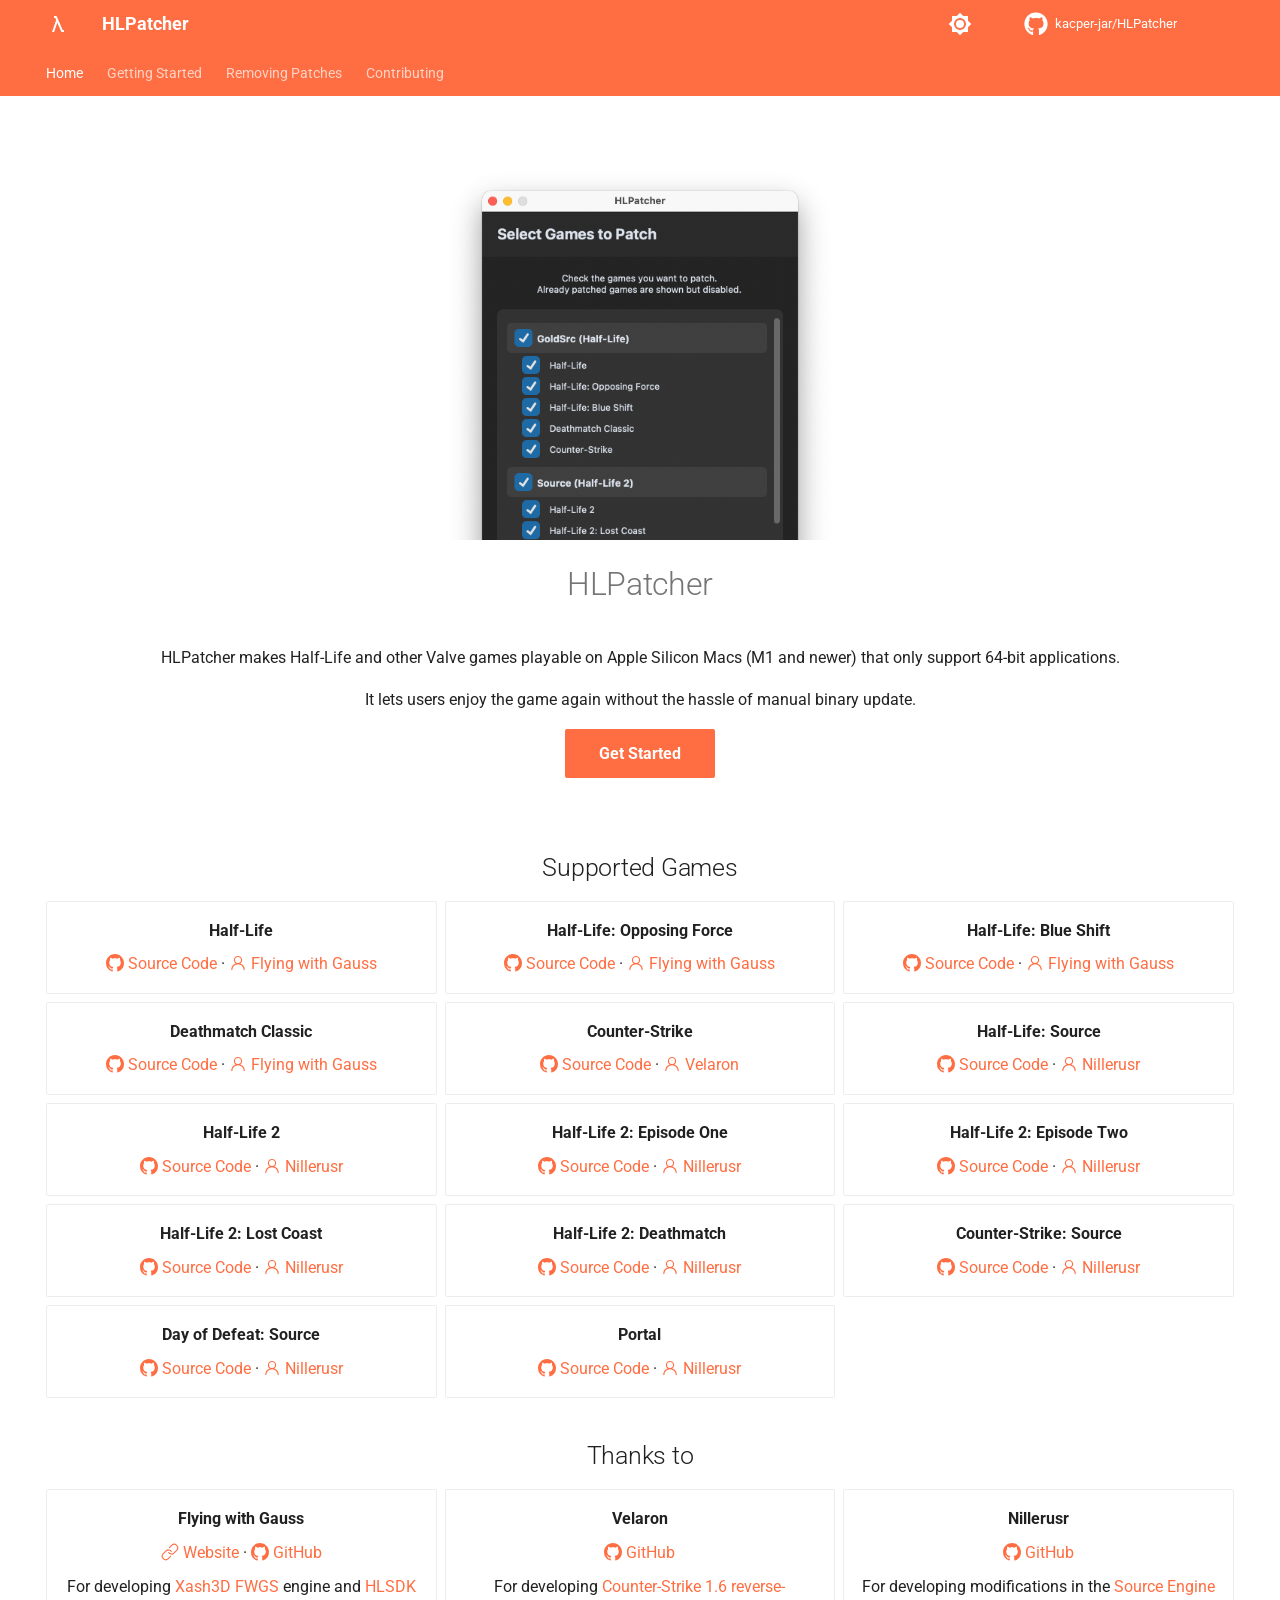
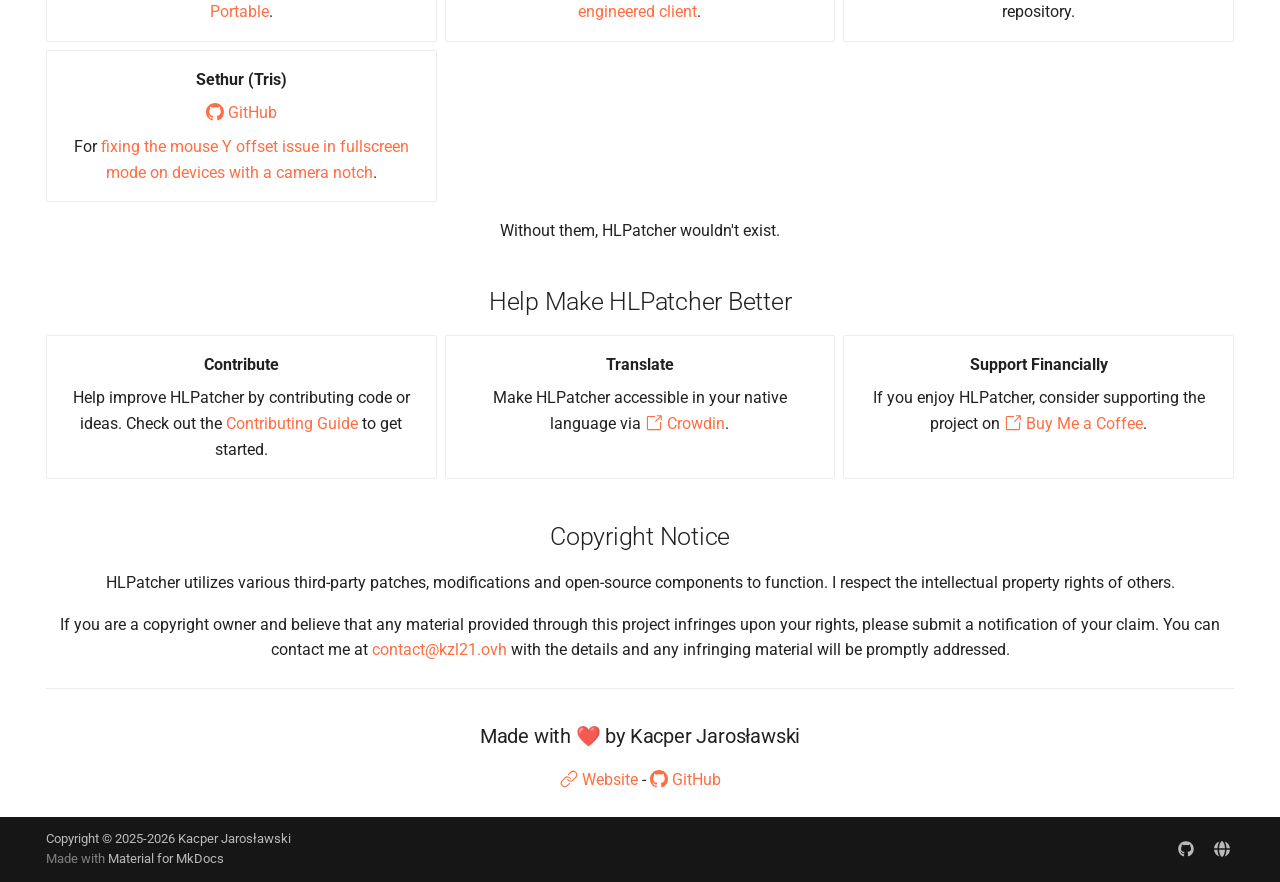
<file: index.html>
<!doctype html>
<html lang="en" class="no-js">
  <head>
    
      <meta charset="utf-8">
      <meta name="viewport" content="width=device-width,initial-scale=1">
      
        <meta name="description" content="Free, open-source patcher that makes Half-Life, Half-Life 2, Portal, Counter-Strike and other Valve games run natively on Apple Silicon Macs (M1 and newer).">
      
      
        <meta name="author" content="Kacper Jarosławski">
      
      
        <link rel="canonical" href="https://hlpatcher.kzl21.ovh/">
      
      
      
        <link rel="next" href="getting-started/">
      
      
        
      
      
      <link rel="icon" href="assets/images/favicon.png">
      <meta name="generator" content="mkdocs-1.6.1, mkdocs-material-9.7.7">
    
    
    <title>HLPatcher - Half-Life and Valve Games on Apple Silicon Macs</title>

    
      <link rel="stylesheet" href="assets/stylesheets/main.ec1eaa64.min.css">
      
        
        <link rel="stylesheet" href="assets/stylesheets/palette.ab4e12ef.min.css">
      
      


    
    
      
    
    
      
        
        
        <link rel="preconnect" href="https://fonts.gstatic.com" crossorigin>
        <link rel="stylesheet" href="https://fonts.googleapis.com/css?family=Roboto:300,300i,400,400i,700,700i%7CRoboto+Mono:400,400i,700,700i&display=fallback">
        <style>:root{--md-text-font:"Roboto";--md-code-font:"Roboto Mono"}</style>
      
    
    
      <link rel="stylesheet" href="stylesheets/extra.css">
    
    <script>__md_scope=new URL(".",location),__md_hash=e=>[...e].reduce(((e,_)=>(e<<5)-e+_.charCodeAt(0)),0),__md_get=(e,_=localStorage,t=__md_scope)=>JSON.parse(_.getItem(t.pathname+"."+e)),__md_set=(e,_,t=localStorage,a=__md_scope)=>{try{t.setItem(a.pathname+"."+e,JSON.stringify(_))}catch(e){}}</script>
    
      

    
    
    <meta property="og:type" content="website">
    <meta property="og:site_name" content="HLPatcher">
    <meta property="og:title" content="HLPatcher - Half-Life and Valve Games on Apple Silicon Macs">
    <meta property="og:description" content="Free, open-source patcher that makes Half-Life, Half-Life 2, Portal, Counter-Strike and other Valve games run natively on Apple Silicon Macs (M1 and newer).">
    <meta property="og:url" content="https://hlpatcher.kzl21.ovh/">
    <meta property="og:image" content="https://hlpatcher.kzl21.ovh/imgs/index.png">
    <meta name="twitter:card" content="summary">

  </head>
  
  
    
    
      
    
    
    
    
    <body dir="ltr" data-md-color-scheme="default" data-md-color-primary="deep-orange" data-md-color-accent="deep-orange">
  
    
    <input class="md-toggle" data-md-toggle="drawer" type="checkbox" id="__drawer" autocomplete="off">
    <input class="md-toggle" data-md-toggle="search" type="checkbox" id="__search" autocomplete="off">
    <label class="md-overlay" for="__drawer"></label>
    <div data-md-component="skip">
      
        
        <a href="#hlpatcher" class="md-skip">
          Skip to content
        </a>
      
    </div>
    <div data-md-component="announce">
      
    </div>
    
    
      

<header class="md-header" data-md-component="header">
  <nav class="md-header__inner md-grid" aria-label="Header">
    <a href="." title="HLPatcher" class="md-header__button md-logo" aria-label="HLPatcher" data-md-component="logo">
      
  
  <svg xmlns="http://www.w3.org/2000/svg" viewBox="0 0 24 24"><path d="m6 20 4.16-12.09L9.34 6H8V4h2c.42 0 .78.26.93.63L16.66 18H18v2h-2c-.43 0-.79-.27-.93-.64l-3.74-8.71L8.12 20z"/></svg>

    </a>
    <label class="md-header__button md-icon" for="__drawer">
      
      <svg xmlns="http://www.w3.org/2000/svg" viewBox="0 0 24 24"><path d="M3 6h18v2H3zm0 5h18v2H3zm0 5h18v2H3z"/></svg>
    </label>
    <div class="md-header__title" data-md-component="header-title">
      <div class="md-header__ellipsis">
        <div class="md-header__topic">
          <span class="md-ellipsis">
            HLPatcher
          </span>
        </div>
        <div class="md-header__topic" data-md-component="header-topic">
          <span class="md-ellipsis">
            
              HLPatcher - Half-Life and Valve Games on Apple Silicon Macs
            
          </span>
        </div>
      </div>
    </div>
    
      
        <form class="md-header__option" data-md-component="palette">
  
    
    
    
    <input class="md-option" data-md-color-media="(prefers-color-scheme: light)" data-md-color-scheme="default" data-md-color-primary="deep-orange" data-md-color-accent="deep-orange"  aria-label="Switch to dark mode"  type="radio" name="__palette" id="__palette_0">
    
      <label class="md-header__button md-icon" title="Switch to dark mode" for="__palette_1" hidden>
        <svg xmlns="http://www.w3.org/2000/svg" viewBox="0 0 24 24"><path d="M12 8a4 4 0 0 0-4 4 4 4 0 0 0 4 4 4 4 0 0 0 4-4 4 4 0 0 0-4-4m0 10a6 6 0 0 1-6-6 6 6 0 0 1 6-6 6 6 0 0 1 6 6 6 6 0 0 1-6 6m8-9.31V4h-4.69L12 .69 8.69 4H4v4.69L.69 12 4 15.31V20h4.69L12 23.31 15.31 20H20v-4.69L23.31 12z"/></svg>
      </label>
    
  
    
    
    
    <input class="md-option" data-md-color-media="(prefers-color-scheme: dark)" data-md-color-scheme="slate" data-md-color-primary="deep-orange" data-md-color-accent="deep-orange"  aria-label="Switch to light mode"  type="radio" name="__palette" id="__palette_1">
    
      <label class="md-header__button md-icon" title="Switch to light mode" for="__palette_0" hidden>
        <svg xmlns="http://www.w3.org/2000/svg" viewBox="0 0 24 24"><path d="M12 18c-.89 0-1.74-.2-2.5-.55C11.56 16.5 13 14.42 13 12s-1.44-4.5-3.5-5.45C10.26 6.2 11.11 6 12 6a6 6 0 0 1 6 6 6 6 0 0 1-6 6m8-9.31V4h-4.69L12 .69 8.69 4H4v4.69L.69 12 4 15.31V20h4.69L12 23.31 15.31 20H20v-4.69L23.31 12z"/></svg>
      </label>
    
  
</form>
      
    
    
      <script>var palette=__md_get("__palette");if(palette&&palette.color){if("(prefers-color-scheme)"===palette.color.media){var media=matchMedia("(prefers-color-scheme: light)"),input=document.querySelector(media.matches?"[data-md-color-media='(prefers-color-scheme: light)']":"[data-md-color-media='(prefers-color-scheme: dark)']");palette.color.media=input.getAttribute("data-md-color-media"),palette.color.scheme=input.getAttribute("data-md-color-scheme"),palette.color.primary=input.getAttribute("data-md-color-primary"),palette.color.accent=input.getAttribute("data-md-color-accent")}for(var[key,value]of Object.entries(palette.color))document.body.setAttribute("data-md-color-"+key,value)}</script>
    
    
    
    
      <div class="md-header__source">
        <a href="https://github.com/kacper-jar/HLPatcher" title="Go to repository" class="md-source" data-md-component="source">
  <div class="md-source__icon md-icon">
    
    <svg xmlns="http://www.w3.org/2000/svg" viewBox="0 0 512 512"><!--! Font Awesome Free 7.1.0 by @fontawesome - https://fontawesome.com License - https://fontawesome.com/license/free (Icons: CC BY 4.0, Fonts: SIL OFL 1.1, Code: MIT License) Copyright 2025 Fonticons, Inc.--><path d="M173.9 397.4c0 2-2.3 3.6-5.2 3.6-3.3.3-5.6-1.3-5.6-3.6 0-2 2.3-3.6 5.2-3.6 3-.3 5.6 1.3 5.6 3.6m-31.1-4.5c-.7 2 1.3 4.3 4.3 4.9 2.6 1 5.6 0 6.2-2s-1.3-4.3-4.3-5.2c-2.6-.7-5.5.3-6.2 2.3m44.2-1.7c-2.9.7-4.9 2.6-4.6 4.9.3 2 2.9 3.3 5.9 2.6 2.9-.7 4.9-2.6 4.6-4.6-.3-1.9-3-3.2-5.9-2.9M252.8 8C114.1 8 8 113.3 8 252c0 110.9 69.8 205.8 169.5 239.2 12.8 2.3 17.3-5.6 17.3-12.1 0-6.2-.3-40.4-.3-61.4 0 0-70 15-84.7-29.8 0 0-11.4-29.1-27.8-36.6 0 0-22.9-15.7 1.6-15.4 0 0 24.9 2 38.6 25.8 21.9 38.6 58.6 27.5 72.9 20.9 2.3-16 8.8-27.1 16-33.7-55.9-6.2-112.3-14.3-112.3-110.5 0-27.5 7.6-41.3 23.6-58.9-2.6-6.5-11.1-33.3 2.6-67.9 20.9-6.5 69 27 69 27 20-5.6 41.5-8.5 62.8-8.5s42.8 2.9 62.8 8.5c0 0 48.1-33.6 69-27 13.7 34.7 5.2 61.4 2.6 67.9 16 17.7 25.8 31.5 25.8 58.9 0 96.5-58.9 104.2-114.8 110.5 9.2 7.9 17 22.9 17 46.4 0 33.7-.3 75.4-.3 83.6 0 6.5 4.6 14.4 17.3 12.1C436.2 457.8 504 362.9 504 252 504 113.3 391.5 8 252.8 8M105.2 352.9c-1.3 1-1 3.3.7 5.2 1.6 1.6 3.9 2.3 5.2 1 1.3-1 1-3.3-.7-5.2-1.6-1.6-3.9-2.3-5.2-1m-10.8-8.1c-.7 1.3.3 2.9 2.3 3.9 1.6 1 3.6.7 4.3-.7.7-1.3-.3-2.9-2.3-3.9-2-.6-3.6-.3-4.3.7m32.4 35.6c-1.6 1.3-1 4.3 1.3 6.2 2.3 2.3 5.2 2.6 6.5 1 1.3-1.3.7-4.3-1.3-6.2-2.2-2.3-5.2-2.6-6.5-1m-11.4-14.7c-1.6 1-1.6 3.6 0 5.9s4.3 3.3 5.6 2.3c1.6-1.3 1.6-3.9 0-6.2-1.4-2.3-4-3.3-5.6-2"/></svg>
  </div>
  <div class="md-source__repository">
    kacper-jar/HLPatcher
  </div>
</a>
      </div>
    
  </nav>
  
</header>
    
    <div class="md-container" data-md-component="container">
      
      
        
          
            
<nav class="md-tabs" aria-label="Tabs" data-md-component="tabs">
  <div class="md-grid">
    <ul class="md-tabs__list">
      
        
  
  
  
    
  
  
    <li class="md-tabs__item md-tabs__item--active">
      <a href="." class="md-tabs__link">
        
  
  
    
  
  Home

      </a>
    </li>
  

      
        
  
  
  
  
    <li class="md-tabs__item">
      <a href="getting-started/" class="md-tabs__link">
        
  
  
    
  
  Getting Started

      </a>
    </li>
  

      
        
  
  
  
  
    <li class="md-tabs__item">
      <a href="removing-patches/" class="md-tabs__link">
        
  
  
    
  
  Removing Patches

      </a>
    </li>
  

      
        
  
  
  
  
    <li class="md-tabs__item">
      <a href="contributing/" class="md-tabs__link">
        
  
  
    
  
  Contributing

      </a>
    </li>
  

      
    </ul>
  </div>
</nav>
          
        
      
      <main class="md-main" data-md-component="main">
        <div class="md-main__inner md-grid">
          
            
              
                
              
              <div class="md-sidebar md-sidebar--primary" data-md-component="sidebar" data-md-type="navigation" hidden>
                <div class="md-sidebar__scrollwrap">
                  <div class="md-sidebar__inner">
                    


  


<nav class="md-nav md-nav--primary md-nav--lifted" aria-label="Navigation" data-md-level="0">
  <label class="md-nav__title" for="__drawer">
    <a href="." title="HLPatcher" class="md-nav__button md-logo" aria-label="HLPatcher" data-md-component="logo">
      
  
  <svg xmlns="http://www.w3.org/2000/svg" viewBox="0 0 24 24"><path d="m6 20 4.16-12.09L9.34 6H8V4h2c.42 0 .78.26.93.63L16.66 18H18v2h-2c-.43 0-.79-.27-.93-.64l-3.74-8.71L8.12 20z"/></svg>

    </a>
    HLPatcher
  </label>
  
    <div class="md-nav__source">
      <a href="https://github.com/kacper-jar/HLPatcher" title="Go to repository" class="md-source" data-md-component="source">
  <div class="md-source__icon md-icon">
    
    <svg xmlns="http://www.w3.org/2000/svg" viewBox="0 0 512 512"><!--! Font Awesome Free 7.1.0 by @fontawesome - https://fontawesome.com License - https://fontawesome.com/license/free (Icons: CC BY 4.0, Fonts: SIL OFL 1.1, Code: MIT License) Copyright 2025 Fonticons, Inc.--><path d="M173.9 397.4c0 2-2.3 3.6-5.2 3.6-3.3.3-5.6-1.3-5.6-3.6 0-2 2.3-3.6 5.2-3.6 3-.3 5.6 1.3 5.6 3.6m-31.1-4.5c-.7 2 1.3 4.3 4.3 4.9 2.6 1 5.6 0 6.2-2s-1.3-4.3-4.3-5.2c-2.6-.7-5.5.3-6.2 2.3m44.2-1.7c-2.9.7-4.9 2.6-4.6 4.9.3 2 2.9 3.3 5.9 2.6 2.9-.7 4.9-2.6 4.6-4.6-.3-1.9-3-3.2-5.9-2.9M252.8 8C114.1 8 8 113.3 8 252c0 110.9 69.8 205.8 169.5 239.2 12.8 2.3 17.3-5.6 17.3-12.1 0-6.2-.3-40.4-.3-61.4 0 0-70 15-84.7-29.8 0 0-11.4-29.1-27.8-36.6 0 0-22.9-15.7 1.6-15.4 0 0 24.9 2 38.6 25.8 21.9 38.6 58.6 27.5 72.9 20.9 2.3-16 8.8-27.1 16-33.7-55.9-6.2-112.3-14.3-112.3-110.5 0-27.5 7.6-41.3 23.6-58.9-2.6-6.5-11.1-33.3 2.6-67.9 20.9-6.5 69 27 69 27 20-5.6 41.5-8.5 62.8-8.5s42.8 2.9 62.8 8.5c0 0 48.1-33.6 69-27 13.7 34.7 5.2 61.4 2.6 67.9 16 17.7 25.8 31.5 25.8 58.9 0 96.5-58.9 104.2-114.8 110.5 9.2 7.9 17 22.9 17 46.4 0 33.7-.3 75.4-.3 83.6 0 6.5 4.6 14.4 17.3 12.1C436.2 457.8 504 362.9 504 252 504 113.3 391.5 8 252.8 8M105.2 352.9c-1.3 1-1 3.3.7 5.2 1.6 1.6 3.9 2.3 5.2 1 1.3-1 1-3.3-.7-5.2-1.6-1.6-3.9-2.3-5.2-1m-10.8-8.1c-.7 1.3.3 2.9 2.3 3.9 1.6 1 3.6.7 4.3-.7.7-1.3-.3-2.9-2.3-3.9-2-.6-3.6-.3-4.3.7m32.4 35.6c-1.6 1.3-1 4.3 1.3 6.2 2.3 2.3 5.2 2.6 6.5 1 1.3-1.3.7-4.3-1.3-6.2-2.2-2.3-5.2-2.6-6.5-1m-11.4-14.7c-1.6 1-1.6 3.6 0 5.9s4.3 3.3 5.6 2.3c1.6-1.3 1.6-3.9 0-6.2-1.4-2.3-4-3.3-5.6-2"/></svg>
  </div>
  <div class="md-source__repository">
    kacper-jar/HLPatcher
  </div>
</a>
    </div>
  
  <ul class="md-nav__list" data-md-scrollfix>
    
      
      
  
  
    
  
  
  
    <li class="md-nav__item md-nav__item--active">
      
      <input class="md-nav__toggle md-toggle" type="checkbox" id="__toc">
      
      
        
      
      
        <label class="md-nav__link md-nav__link--active" for="__toc">
          
  
  
  <span class="md-ellipsis">
    
  
    Home
  

    
  </span>
  
  

          <span class="md-nav__icon md-icon"></span>
        </label>
      
      <a href="." class="md-nav__link md-nav__link--active">
        
  
  
  <span class="md-ellipsis">
    
  
    Home
  

    
  </span>
  
  

      </a>
      
        

<nav class="md-nav md-nav--secondary" aria-label="Table of contents">
  
  
  
    
  
  
    <label class="md-nav__title" for="__toc">
      <span class="md-nav__icon md-icon"></span>
      Table of contents
    </label>
    <ul class="md-nav__list" data-md-component="toc" data-md-scrollfix>
      
        <li class="md-nav__item">
  <a href="#supported-games" class="md-nav__link">
    <span class="md-ellipsis">
      
        Supported Games
      
    </span>
  </a>
  
</li>
      
        <li class="md-nav__item">
  <a href="#thanks-to" class="md-nav__link">
    <span class="md-ellipsis">
      
        Thanks to
      
    </span>
  </a>
  
</li>
      
        <li class="md-nav__item">
  <a href="#help-make-hlpatcher-better" class="md-nav__link">
    <span class="md-ellipsis">
      
        Help Make HLPatcher Better
      
    </span>
  </a>
  
</li>
      
        <li class="md-nav__item">
  <a href="#copyright-notice" class="md-nav__link">
    <span class="md-ellipsis">
      
        Copyright Notice
      
    </span>
  </a>
  
    <nav class="md-nav" aria-label="Copyright Notice">
      <ul class="md-nav__list">
        
          <li class="md-nav__item">
  <a href="#made-with-by-kacper-jarosawski" class="md-nav__link">
    <span class="md-ellipsis">
      
        Made with ❤️ by Kacper Jarosławski
      
    </span>
  </a>
  
</li>
        
      </ul>
    </nav>
  
</li>
      
    </ul>
  
</nav>
      
    </li>
  

    
      
      
  
  
  
  
    <li class="md-nav__item">
      <a href="getting-started/" class="md-nav__link">
        
  
  
  <span class="md-ellipsis">
    
  
    Getting Started
  

    
  </span>
  
  

      </a>
    </li>
  

    
      
      
  
  
  
  
    <li class="md-nav__item">
      <a href="removing-patches/" class="md-nav__link">
        
  
  
  <span class="md-ellipsis">
    
  
    Removing Patches
  

    
  </span>
  
  

      </a>
    </li>
  

    
      
      
  
  
  
  
    <li class="md-nav__item">
      <a href="contributing/" class="md-nav__link">
        
  
  
  <span class="md-ellipsis">
    
  
    Contributing
  

    
  </span>
  
  

      </a>
    </li>
  

    
  </ul>
</nav>
                  </div>
                </div>
              </div>
            
            
              
                
              
              <div class="md-sidebar md-sidebar--secondary" data-md-component="sidebar" data-md-type="toc" hidden>
                <div class="md-sidebar__scrollwrap">
                  <div class="md-sidebar__inner">
                    

<nav class="md-nav md-nav--secondary" aria-label="Table of contents">
  
  
  
    
  
  
    <label class="md-nav__title" for="__toc">
      <span class="md-nav__icon md-icon"></span>
      Table of contents
    </label>
    <ul class="md-nav__list" data-md-component="toc" data-md-scrollfix>
      
        <li class="md-nav__item">
  <a href="#supported-games" class="md-nav__link">
    <span class="md-ellipsis">
      
        Supported Games
      
    </span>
  </a>
  
</li>
      
        <li class="md-nav__item">
  <a href="#thanks-to" class="md-nav__link">
    <span class="md-ellipsis">
      
        Thanks to
      
    </span>
  </a>
  
</li>
      
        <li class="md-nav__item">
  <a href="#help-make-hlpatcher-better" class="md-nav__link">
    <span class="md-ellipsis">
      
        Help Make HLPatcher Better
      
    </span>
  </a>
  
</li>
      
        <li class="md-nav__item">
  <a href="#copyright-notice" class="md-nav__link">
    <span class="md-ellipsis">
      
        Copyright Notice
      
    </span>
  </a>
  
    <nav class="md-nav" aria-label="Copyright Notice">
      <ul class="md-nav__list">
        
          <li class="md-nav__item">
  <a href="#made-with-by-kacper-jarosawski" class="md-nav__link">
    <span class="md-ellipsis">
      
        Made with ❤️ by Kacper Jarosławski
      
    </span>
  </a>
  
</li>
        
      </ul>
    </nav>
  
</li>
      
    </ul>
  
</nav>
                  </div>
                </div>
              </div>
            
          
          
            <div class="md-content" data-md-component="content">
              
              <article class="md-content__inner md-typeset">
                
                  
  



  
  


<center>
<p><img alt="HLPatcher" src="imgs/index.png" width="400" /></p>
<h1 id="hlpatcher">HLPatcher</h1>
<p>HLPatcher makes Half-Life and other Valve games playable on Apple Silicon Macs (M1 and newer) that only support 64-bit applications.</p>
<p>It lets users enjoy the game again without the hassle of manual binary update.</p>
<p><a class="md-button md-button--primary" href="getting-started/">Get Started</a></p>
<p class="download-count"></p>
<h2 id="supported-games">Supported Games</h2>
<div class="grid cards">
<ul>
<li>
<p><strong>Half-Life</strong></p>
<p><a href="https://github.com/FWGS/hlsdk-portable/tree/hlfixed"><span class="twemoji"><svg xmlns="http://www.w3.org/2000/svg" viewBox="0 0 16 16"><path d="M8 0c4.42 0 8 3.58 8 8a8.01 8.01 0 0 1-5.45 7.59c-.4.08-.55-.17-.55-.38 0-.27.01-1.13.01-2.2 0-.75-.25-1.23-.54-1.48 1.78-.2 3.65-.88 3.65-3.95 0-.88-.31-1.59-.82-2.15.08-.2.36-1.02-.08-2.12 0 0-.67-.22-2.2.82-.64-.18-1.32-.27-2-.27s-1.36.09-2 .27c-1.53-1.03-2.2-.82-2.2-.82-.44 1.1-.16 1.92-.08 2.12-.51.56-.82 1.28-.82 2.15 0 3.06 1.86 3.75 3.64 3.95-.23.2-.44.55-.51 1.07-.46.21-1.61.55-2.33-.66-.15-.24-.6-.83-1.23-.82-.67.01-.27.38.01.53.34.19.73.9.82 1.13.16.45.68 1.31 2.69.94 0 .67.01 1.3.01 1.49 0 .21-.15.45-.55.38A7.995 7.995 0 0 1 0 8c0-4.42 3.58-8 8-8"/></svg></span> Source Code</a> · <a href="https://github.com/FWGS"><span class="twemoji"><svg xmlns="http://www.w3.org/2000/svg" viewBox="0 0 24 24"><path d="M12 2.5a5.5 5.5 0 0 1 3.096 10.047 9.005 9.005 0 0 1 5.9 8.181.75.75 0 1 1-1.499.044 7.5 7.5 0 0 0-14.993 0 .75.75 0 0 1-1.5-.045 9.005 9.005 0 0 1 5.9-8.18A5.5 5.5 0 0 1 12 2.5M8 8a4 4 0 1 0 8 0 4 4 0 0 0-8 0"/></svg></span> Flying with Gauss</a></p>
</li>
<li>
<p><strong>Half-Life: Opposing Force</strong></p>
<p><a href="https://github.com/FWGS/hlsdk-portable/tree/opforfixed"><span class="twemoji"><svg xmlns="http://www.w3.org/2000/svg" viewBox="0 0 16 16"><path d="M8 0c4.42 0 8 3.58 8 8a8.01 8.01 0 0 1-5.45 7.59c-.4.08-.55-.17-.55-.38 0-.27.01-1.13.01-2.2 0-.75-.25-1.23-.54-1.48 1.78-.2 3.65-.88 3.65-3.95 0-.88-.31-1.59-.82-2.15.08-.2.36-1.02-.08-2.12 0 0-.67-.22-2.2.82-.64-.18-1.32-.27-2-.27s-1.36.09-2 .27c-1.53-1.03-2.2-.82-2.2-.82-.44 1.1-.16 1.92-.08 2.12-.51.56-.82 1.28-.82 2.15 0 3.06 1.86 3.75 3.64 3.95-.23.2-.44.55-.51 1.07-.46.21-1.61.55-2.33-.66-.15-.24-.6-.83-1.23-.82-.67.01-.27.38.01.53.34.19.73.9.82 1.13.16.45.68 1.31 2.69.94 0 .67.01 1.3.01 1.49 0 .21-.15.45-.55.38A7.995 7.995 0 0 1 0 8c0-4.42 3.58-8 8-8"/></svg></span> Source Code</a> · <a href="https://github.com/FWGS"><span class="twemoji"><svg xmlns="http://www.w3.org/2000/svg" viewBox="0 0 24 24"><path d="M12 2.5a5.5 5.5 0 0 1 3.096 10.047 9.005 9.005 0 0 1 5.9 8.181.75.75 0 1 1-1.499.044 7.5 7.5 0 0 0-14.993 0 .75.75 0 0 1-1.5-.045 9.005 9.005 0 0 1 5.9-8.18A5.5 5.5 0 0 1 12 2.5M8 8a4 4 0 1 0 8 0 4 4 0 0 0-8 0"/></svg></span> Flying with Gauss</a></p>
</li>
<li>
<p><strong>Half-Life: Blue Shift</strong></p>
<p><a href="https://github.com/FWGS/hlsdk-portable/tree/bshift"><span class="twemoji"><svg xmlns="http://www.w3.org/2000/svg" viewBox="0 0 16 16"><path d="M8 0c4.42 0 8 3.58 8 8a8.01 8.01 0 0 1-5.45 7.59c-.4.08-.55-.17-.55-.38 0-.27.01-1.13.01-2.2 0-.75-.25-1.23-.54-1.48 1.78-.2 3.65-.88 3.65-3.95 0-.88-.31-1.59-.82-2.15.08-.2.36-1.02-.08-2.12 0 0-.67-.22-2.2.82-.64-.18-1.32-.27-2-.27s-1.36.09-2 .27c-1.53-1.03-2.2-.82-2.2-.82-.44 1.1-.16 1.92-.08 2.12-.51.56-.82 1.28-.82 2.15 0 3.06 1.86 3.75 3.64 3.95-.23.2-.44.55-.51 1.07-.46.21-1.61.55-2.33-.66-.15-.24-.6-.83-1.23-.82-.67.01-.27.38.01.53.34.19.73.9.82 1.13.16.45.68 1.31 2.69.94 0 .67.01 1.3.01 1.49 0 .21-.15.45-.55.38A7.995 7.995 0 0 1 0 8c0-4.42 3.58-8 8-8"/></svg></span> Source Code</a> · <a href="https://github.com/FWGS"><span class="twemoji"><svg xmlns="http://www.w3.org/2000/svg" viewBox="0 0 24 24"><path d="M12 2.5a5.5 5.5 0 0 1 3.096 10.047 9.005 9.005 0 0 1 5.9 8.181.75.75 0 1 1-1.499.044 7.5 7.5 0 0 0-14.993 0 .75.75 0 0 1-1.5-.045 9.005 9.005 0 0 1 5.9-8.18A5.5 5.5 0 0 1 12 2.5M8 8a4 4 0 1 0 8 0 4 4 0 0 0-8 0"/></svg></span> Flying with Gauss</a></p>
</li>
<li>
<p><strong>Deathmatch Classic</strong></p>
<p><a href="https://github.com/FWGS/hlsdk-portable/tree/dmc"><span class="twemoji"><svg xmlns="http://www.w3.org/2000/svg" viewBox="0 0 16 16"><path d="M8 0c4.42 0 8 3.58 8 8a8.01 8.01 0 0 1-5.45 7.59c-.4.08-.55-.17-.55-.38 0-.27.01-1.13.01-2.2 0-.75-.25-1.23-.54-1.48 1.78-.2 3.65-.88 3.65-3.95 0-.88-.31-1.59-.82-2.15.08-.2.36-1.02-.08-2.12 0 0-.67-.22-2.2.82-.64-.18-1.32-.27-2-.27s-1.36.09-2 .27c-1.53-1.03-2.2-.82-2.2-.82-.44 1.1-.16 1.92-.08 2.12-.51.56-.82 1.28-.82 2.15 0 3.06 1.86 3.75 3.64 3.95-.23.2-.44.55-.51 1.07-.46.21-1.61.55-2.33-.66-.15-.24-.6-.83-1.23-.82-.67.01-.27.38.01.53.34.19.73.9.82 1.13.16.45.68 1.31 2.69.94 0 .67.01 1.3.01 1.49 0 .21-.15.45-.55.38A7.995 7.995 0 0 1 0 8c0-4.42 3.58-8 8-8"/></svg></span> Source Code</a> · <a href="https://github.com/FWGS"><span class="twemoji"><svg xmlns="http://www.w3.org/2000/svg" viewBox="0 0 24 24"><path d="M12 2.5a5.5 5.5 0 0 1 3.096 10.047 9.005 9.005 0 0 1 5.9 8.181.75.75 0 1 1-1.499.044 7.5 7.5 0 0 0-14.993 0 .75.75 0 0 1-1.5-.045 9.005 9.005 0 0 1 5.9-8.18A5.5 5.5 0 0 1 12 2.5M8 8a4 4 0 1 0 8 0 4 4 0 0 0-8 0"/></svg></span> Flying with Gauss</a></p>
</li>
<li>
<p><strong>Counter-Strike</strong></p>
<p><a href="https://github.com/Velaron/cs16-client"><span class="twemoji"><svg xmlns="http://www.w3.org/2000/svg" viewBox="0 0 16 16"><path d="M8 0c4.42 0 8 3.58 8 8a8.01 8.01 0 0 1-5.45 7.59c-.4.08-.55-.17-.55-.38 0-.27.01-1.13.01-2.2 0-.75-.25-1.23-.54-1.48 1.78-.2 3.65-.88 3.65-3.95 0-.88-.31-1.59-.82-2.15.08-.2.36-1.02-.08-2.12 0 0-.67-.22-2.2.82-.64-.18-1.32-.27-2-.27s-1.36.09-2 .27c-1.53-1.03-2.2-.82-2.2-.82-.44 1.1-.16 1.92-.08 2.12-.51.56-.82 1.28-.82 2.15 0 3.06 1.86 3.75 3.64 3.95-.23.2-.44.55-.51 1.07-.46.21-1.61.55-2.33-.66-.15-.24-.6-.83-1.23-.82-.67.01-.27.38.01.53.34.19.73.9.82 1.13.16.45.68 1.31 2.69.94 0 .67.01 1.3.01 1.49 0 .21-.15.45-.55.38A7.995 7.995 0 0 1 0 8c0-4.42 3.58-8 8-8"/></svg></span> Source Code</a> · <a href="https://github.com/Velaron"><span class="twemoji"><svg xmlns="http://www.w3.org/2000/svg" viewBox="0 0 24 24"><path d="M12 2.5a5.5 5.5 0 0 1 3.096 10.047 9.005 9.005 0 0 1 5.9 8.181.75.75 0 1 1-1.499.044 7.5 7.5 0 0 0-14.993 0 .75.75 0 0 1-1.5-.045 9.005 9.005 0 0 1 5.9-8.18A5.5 5.5 0 0 1 12 2.5M8 8a4 4 0 1 0 8 0 4 4 0 0 0-8 0"/></svg></span> Velaron</a></p>
</li>
<li>
<p><strong>Half-Life: Source</strong></p>
<p><a href="https://github.com/nillerusr/source-engine"><span class="twemoji"><svg xmlns="http://www.w3.org/2000/svg" viewBox="0 0 16 16"><path d="M8 0c4.42 0 8 3.58 8 8a8.01 8.01 0 0 1-5.45 7.59c-.4.08-.55-.17-.55-.38 0-.27.01-1.13.01-2.2 0-.75-.25-1.23-.54-1.48 1.78-.2 3.65-.88 3.65-3.95 0-.88-.31-1.59-.82-2.15.08-.2.36-1.02-.08-2.12 0 0-.67-.22-2.2.82-.64-.18-1.32-.27-2-.27s-1.36.09-2 .27c-1.53-1.03-2.2-.82-2.2-.82-.44 1.1-.16 1.92-.08 2.12-.51.56-.82 1.28-.82 2.15 0 3.06 1.86 3.75 3.64 3.95-.23.2-.44.55-.51 1.07-.46.21-1.61.55-2.33-.66-.15-.24-.6-.83-1.23-.82-.67.01-.27.38.01.53.34.19.73.9.82 1.13.16.45.68 1.31 2.69.94 0 .67.01 1.3.01 1.49 0 .21-.15.45-.55.38A7.995 7.995 0 0 1 0 8c0-4.42 3.58-8 8-8"/></svg></span> Source Code</a> · <a href="https://github.com/nillerusr"><span class="twemoji"><svg xmlns="http://www.w3.org/2000/svg" viewBox="0 0 24 24"><path d="M12 2.5a5.5 5.5 0 0 1 3.096 10.047 9.005 9.005 0 0 1 5.9 8.181.75.75 0 1 1-1.499.044 7.5 7.5 0 0 0-14.993 0 .75.75 0 0 1-1.5-.045 9.005 9.005 0 0 1 5.9-8.18A5.5 5.5 0 0 1 12 2.5M8 8a4 4 0 1 0 8 0 4 4 0 0 0-8 0"/></svg></span> Nillerusr</a></p>
</li>
<li>
<p><strong>Half-Life 2</strong></p>
<p><a href="https://github.com/nillerusr/source-engine"><span class="twemoji"><svg xmlns="http://www.w3.org/2000/svg" viewBox="0 0 16 16"><path d="M8 0c4.42 0 8 3.58 8 8a8.01 8.01 0 0 1-5.45 7.59c-.4.08-.55-.17-.55-.38 0-.27.01-1.13.01-2.2 0-.75-.25-1.23-.54-1.48 1.78-.2 3.65-.88 3.65-3.95 0-.88-.31-1.59-.82-2.15.08-.2.36-1.02-.08-2.12 0 0-.67-.22-2.2.82-.64-.18-1.32-.27-2-.27s-1.36.09-2 .27c-1.53-1.03-2.2-.82-2.2-.82-.44 1.1-.16 1.92-.08 2.12-.51.56-.82 1.28-.82 2.15 0 3.06 1.86 3.75 3.64 3.95-.23.2-.44.55-.51 1.07-.46.21-1.61.55-2.33-.66-.15-.24-.6-.83-1.23-.82-.67.01-.27.38.01.53.34.19.73.9.82 1.13.16.45.68 1.31 2.69.94 0 .67.01 1.3.01 1.49 0 .21-.15.45-.55.38A7.995 7.995 0 0 1 0 8c0-4.42 3.58-8 8-8"/></svg></span> Source Code</a> · <a href="https://github.com/nillerusr"><span class="twemoji"><svg xmlns="http://www.w3.org/2000/svg" viewBox="0 0 24 24"><path d="M12 2.5a5.5 5.5 0 0 1 3.096 10.047 9.005 9.005 0 0 1 5.9 8.181.75.75 0 1 1-1.499.044 7.5 7.5 0 0 0-14.993 0 .75.75 0 0 1-1.5-.045 9.005 9.005 0 0 1 5.9-8.18A5.5 5.5 0 0 1 12 2.5M8 8a4 4 0 1 0 8 0 4 4 0 0 0-8 0"/></svg></span> Nillerusr</a></p>
</li>
<li>
<p><strong>Half-Life 2: Episode One</strong></p>
<p><a href="https://github.com/nillerusr/source-engine"><span class="twemoji"><svg xmlns="http://www.w3.org/2000/svg" viewBox="0 0 16 16"><path d="M8 0c4.42 0 8 3.58 8 8a8.01 8.01 0 0 1-5.45 7.59c-.4.08-.55-.17-.55-.38 0-.27.01-1.13.01-2.2 0-.75-.25-1.23-.54-1.48 1.78-.2 3.65-.88 3.65-3.95 0-.88-.31-1.59-.82-2.15.08-.2.36-1.02-.08-2.12 0 0-.67-.22-2.2.82-.64-.18-1.32-.27-2-.27s-1.36.09-2 .27c-1.53-1.03-2.2-.82-2.2-.82-.44 1.1-.16 1.92-.08 2.12-.51.56-.82 1.28-.82 2.15 0 3.06 1.86 3.75 3.64 3.95-.23.2-.44.55-.51 1.07-.46.21-1.61.55-2.33-.66-.15-.24-.6-.83-1.23-.82-.67.01-.27.38.01.53.34.19.73.9.82 1.13.16.45.68 1.31 2.69.94 0 .67.01 1.3.01 1.49 0 .21-.15.45-.55.38A7.995 7.995 0 0 1 0 8c0-4.42 3.58-8 8-8"/></svg></span> Source Code</a> · <a href="https://github.com/nillerusr"><span class="twemoji"><svg xmlns="http://www.w3.org/2000/svg" viewBox="0 0 24 24"><path d="M12 2.5a5.5 5.5 0 0 1 3.096 10.047 9.005 9.005 0 0 1 5.9 8.181.75.75 0 1 1-1.499.044 7.5 7.5 0 0 0-14.993 0 .75.75 0 0 1-1.5-.045 9.005 9.005 0 0 1 5.9-8.18A5.5 5.5 0 0 1 12 2.5M8 8a4 4 0 1 0 8 0 4 4 0 0 0-8 0"/></svg></span> Nillerusr</a></p>
</li>
<li>
<p><strong>Half-Life 2: Episode Two</strong></p>
<p><a href="https://github.com/nillerusr/source-engine"><span class="twemoji"><svg xmlns="http://www.w3.org/2000/svg" viewBox="0 0 16 16"><path d="M8 0c4.42 0 8 3.58 8 8a8.01 8.01 0 0 1-5.45 7.59c-.4.08-.55-.17-.55-.38 0-.27.01-1.13.01-2.2 0-.75-.25-1.23-.54-1.48 1.78-.2 3.65-.88 3.65-3.95 0-.88-.31-1.59-.82-2.15.08-.2.36-1.02-.08-2.12 0 0-.67-.22-2.2.82-.64-.18-1.32-.27-2-.27s-1.36.09-2 .27c-1.53-1.03-2.2-.82-2.2-.82-.44 1.1-.16 1.92-.08 2.12-.51.56-.82 1.28-.82 2.15 0 3.06 1.86 3.75 3.64 3.95-.23.2-.44.55-.51 1.07-.46.21-1.61.55-2.33-.66-.15-.24-.6-.83-1.23-.82-.67.01-.27.38.01.53.34.19.73.9.82 1.13.16.45.68 1.31 2.69.94 0 .67.01 1.3.01 1.49 0 .21-.15.45-.55.38A7.995 7.995 0 0 1 0 8c0-4.42 3.58-8 8-8"/></svg></span> Source Code</a> · <a href="https://github.com/nillerusr"><span class="twemoji"><svg xmlns="http://www.w3.org/2000/svg" viewBox="0 0 24 24"><path d="M12 2.5a5.5 5.5 0 0 1 3.096 10.047 9.005 9.005 0 0 1 5.9 8.181.75.75 0 1 1-1.499.044 7.5 7.5 0 0 0-14.993 0 .75.75 0 0 1-1.5-.045 9.005 9.005 0 0 1 5.9-8.18A5.5 5.5 0 0 1 12 2.5M8 8a4 4 0 1 0 8 0 4 4 0 0 0-8 0"/></svg></span> Nillerusr</a></p>
</li>
<li>
<p><strong>Half-Life 2: Lost Coast</strong></p>
<p><a href="https://github.com/nillerusr/source-engine"><span class="twemoji"><svg xmlns="http://www.w3.org/2000/svg" viewBox="0 0 16 16"><path d="M8 0c4.42 0 8 3.58 8 8a8.01 8.01 0 0 1-5.45 7.59c-.4.08-.55-.17-.55-.38 0-.27.01-1.13.01-2.2 0-.75-.25-1.23-.54-1.48 1.78-.2 3.65-.88 3.65-3.95 0-.88-.31-1.59-.82-2.15.08-.2.36-1.02-.08-2.12 0 0-.67-.22-2.2.82-.64-.18-1.32-.27-2-.27s-1.36.09-2 .27c-1.53-1.03-2.2-.82-2.2-.82-.44 1.1-.16 1.92-.08 2.12-.51.56-.82 1.28-.82 2.15 0 3.06 1.86 3.75 3.64 3.95-.23.2-.44.55-.51 1.07-.46.21-1.61.55-2.33-.66-.15-.24-.6-.83-1.23-.82-.67.01-.27.38.01.53.34.19.73.9.82 1.13.16.45.68 1.31 2.69.94 0 .67.01 1.3.01 1.49 0 .21-.15.45-.55.38A7.995 7.995 0 0 1 0 8c0-4.42 3.58-8 8-8"/></svg></span> Source Code</a> · <a href="https://github.com/nillerusr"><span class="twemoji"><svg xmlns="http://www.w3.org/2000/svg" viewBox="0 0 24 24"><path d="M12 2.5a5.5 5.5 0 0 1 3.096 10.047 9.005 9.005 0 0 1 5.9 8.181.75.75 0 1 1-1.499.044 7.5 7.5 0 0 0-14.993 0 .75.75 0 0 1-1.5-.045 9.005 9.005 0 0 1 5.9-8.18A5.5 5.5 0 0 1 12 2.5M8 8a4 4 0 1 0 8 0 4 4 0 0 0-8 0"/></svg></span> Nillerusr</a></p>
</li>
<li>
<p><strong>Half-Life 2: Deathmatch</strong></p>
<p><a href="https://github.com/nillerusr/source-engine"><span class="twemoji"><svg xmlns="http://www.w3.org/2000/svg" viewBox="0 0 16 16"><path d="M8 0c4.42 0 8 3.58 8 8a8.01 8.01 0 0 1-5.45 7.59c-.4.08-.55-.17-.55-.38 0-.27.01-1.13.01-2.2 0-.75-.25-1.23-.54-1.48 1.78-.2 3.65-.88 3.65-3.95 0-.88-.31-1.59-.82-2.15.08-.2.36-1.02-.08-2.12 0 0-.67-.22-2.2.82-.64-.18-1.32-.27-2-.27s-1.36.09-2 .27c-1.53-1.03-2.2-.82-2.2-.82-.44 1.1-.16 1.92-.08 2.12-.51.56-.82 1.28-.82 2.15 0 3.06 1.86 3.75 3.64 3.95-.23.2-.44.55-.51 1.07-.46.21-1.61.55-2.33-.66-.15-.24-.6-.83-1.23-.82-.67.01-.27.38.01.53.34.19.73.9.82 1.13.16.45.68 1.31 2.69.94 0 .67.01 1.3.01 1.49 0 .21-.15.45-.55.38A7.995 7.995 0 0 1 0 8c0-4.42 3.58-8 8-8"/></svg></span> Source Code</a> · <a href="https://github.com/nillerusr"><span class="twemoji"><svg xmlns="http://www.w3.org/2000/svg" viewBox="0 0 24 24"><path d="M12 2.5a5.5 5.5 0 0 1 3.096 10.047 9.005 9.005 0 0 1 5.9 8.181.75.75 0 1 1-1.499.044 7.5 7.5 0 0 0-14.993 0 .75.75 0 0 1-1.5-.045 9.005 9.005 0 0 1 5.9-8.18A5.5 5.5 0 0 1 12 2.5M8 8a4 4 0 1 0 8 0 4 4 0 0 0-8 0"/></svg></span> Nillerusr</a></p>
</li>
<li>
<p><strong>Counter-Strike: Source</strong></p>
<p><a href="https://github.com/nillerusr/source-engine"><span class="twemoji"><svg xmlns="http://www.w3.org/2000/svg" viewBox="0 0 16 16"><path d="M8 0c4.42 0 8 3.58 8 8a8.01 8.01 0 0 1-5.45 7.59c-.4.08-.55-.17-.55-.38 0-.27.01-1.13.01-2.2 0-.75-.25-1.23-.54-1.48 1.78-.2 3.65-.88 3.65-3.95 0-.88-.31-1.59-.82-2.15.08-.2.36-1.02-.08-2.12 0 0-.67-.22-2.2.82-.64-.18-1.32-.27-2-.27s-1.36.09-2 .27c-1.53-1.03-2.2-.82-2.2-.82-.44 1.1-.16 1.92-.08 2.12-.51.56-.82 1.28-.82 2.15 0 3.06 1.86 3.75 3.64 3.95-.23.2-.44.55-.51 1.07-.46.21-1.61.55-2.33-.66-.15-.24-.6-.83-1.23-.82-.67.01-.27.38.01.53.34.19.73.9.82 1.13.16.45.68 1.31 2.69.94 0 .67.01 1.3.01 1.49 0 .21-.15.45-.55.38A7.995 7.995 0 0 1 0 8c0-4.42 3.58-8 8-8"/></svg></span> Source Code</a> · <a href="https://github.com/nillerusr"><span class="twemoji"><svg xmlns="http://www.w3.org/2000/svg" viewBox="0 0 24 24"><path d="M12 2.5a5.5 5.5 0 0 1 3.096 10.047 9.005 9.005 0 0 1 5.9 8.181.75.75 0 1 1-1.499.044 7.5 7.5 0 0 0-14.993 0 .75.75 0 0 1-1.5-.045 9.005 9.005 0 0 1 5.9-8.18A5.5 5.5 0 0 1 12 2.5M8 8a4 4 0 1 0 8 0 4 4 0 0 0-8 0"/></svg></span> Nillerusr</a></p>
</li>
<li>
<p><strong>Day of Defeat: Source</strong></p>
<p><a href="https://github.com/nillerusr/source-engine"><span class="twemoji"><svg xmlns="http://www.w3.org/2000/svg" viewBox="0 0 16 16"><path d="M8 0c4.42 0 8 3.58 8 8a8.01 8.01 0 0 1-5.45 7.59c-.4.08-.55-.17-.55-.38 0-.27.01-1.13.01-2.2 0-.75-.25-1.23-.54-1.48 1.78-.2 3.65-.88 3.65-3.95 0-.88-.31-1.59-.82-2.15.08-.2.36-1.02-.08-2.12 0 0-.67-.22-2.2.82-.64-.18-1.32-.27-2-.27s-1.36.09-2 .27c-1.53-1.03-2.2-.82-2.2-.82-.44 1.1-.16 1.92-.08 2.12-.51.56-.82 1.28-.82 2.15 0 3.06 1.86 3.75 3.64 3.95-.23.2-.44.55-.51 1.07-.46.21-1.61.55-2.33-.66-.15-.24-.6-.83-1.23-.82-.67.01-.27.38.01.53.34.19.73.9.82 1.13.16.45.68 1.31 2.69.94 0 .67.01 1.3.01 1.49 0 .21-.15.45-.55.38A7.995 7.995 0 0 1 0 8c0-4.42 3.58-8 8-8"/></svg></span> Source Code</a> · <a href="https://github.com/nillerusr"><span class="twemoji"><svg xmlns="http://www.w3.org/2000/svg" viewBox="0 0 24 24"><path d="M12 2.5a5.5 5.5 0 0 1 3.096 10.047 9.005 9.005 0 0 1 5.9 8.181.75.75 0 1 1-1.499.044 7.5 7.5 0 0 0-14.993 0 .75.75 0 0 1-1.5-.045 9.005 9.005 0 0 1 5.9-8.18A5.5 5.5 0 0 1 12 2.5M8 8a4 4 0 1 0 8 0 4 4 0 0 0-8 0"/></svg></span> Nillerusr</a></p>
</li>
<li>
<p><strong>Portal</strong></p>
<p><a href="https://github.com/nillerusr/source-engine"><span class="twemoji"><svg xmlns="http://www.w3.org/2000/svg" viewBox="0 0 16 16"><path d="M8 0c4.42 0 8 3.58 8 8a8.01 8.01 0 0 1-5.45 7.59c-.4.08-.55-.17-.55-.38 0-.27.01-1.13.01-2.2 0-.75-.25-1.23-.54-1.48 1.78-.2 3.65-.88 3.65-3.95 0-.88-.31-1.59-.82-2.15.08-.2.36-1.02-.08-2.12 0 0-.67-.22-2.2.82-.64-.18-1.32-.27-2-.27s-1.36.09-2 .27c-1.53-1.03-2.2-.82-2.2-.82-.44 1.1-.16 1.92-.08 2.12-.51.56-.82 1.28-.82 2.15 0 3.06 1.86 3.75 3.64 3.95-.23.2-.44.55-.51 1.07-.46.21-1.61.55-2.33-.66-.15-.24-.6-.83-1.23-.82-.67.01-.27.38.01.53.34.19.73.9.82 1.13.16.45.68 1.31 2.69.94 0 .67.01 1.3.01 1.49 0 .21-.15.45-.55.38A7.995 7.995 0 0 1 0 8c0-4.42 3.58-8 8-8"/></svg></span> Source Code</a> · <a href="https://github.com/nillerusr"><span class="twemoji"><svg xmlns="http://www.w3.org/2000/svg" viewBox="0 0 24 24"><path d="M12 2.5a5.5 5.5 0 0 1 3.096 10.047 9.005 9.005 0 0 1 5.9 8.181.75.75 0 1 1-1.499.044 7.5 7.5 0 0 0-14.993 0 .75.75 0 0 1-1.5-.045 9.005 9.005 0 0 1 5.9-8.18A5.5 5.5 0 0 1 12 2.5M8 8a4 4 0 1 0 8 0 4 4 0 0 0-8 0"/></svg></span> Nillerusr</a></p>
</li>
</ul>
</div>
<h2 id="thanks-to">Thanks to</h2>
<div class="grid cards">
<ul>
<li>
<p><strong>Flying with Gauss</strong></p>
<p><a href="https://xash.su/"><span class="twemoji"><svg xmlns="http://www.w3.org/2000/svg" viewBox="0 0 24 24"><path d="M14.78 3.653a3.936 3.936 0 1 1 5.567 5.567l-3.627 3.627a3.936 3.936 0 0 1-5.88-.353.75.75 0 0 0-1.18.928 5.436 5.436 0 0 0 8.12.486l3.628-3.628a5.436 5.436 0 1 0-7.688-7.688l-3 3a.75.75 0 0 0 1.06 1.061z"/><path d="M7.28 11.153a3.936 3.936 0 0 1 5.88.353.75.75 0 0 0 1.18-.928 5.436 5.436 0 0 0-8.12-.486L2.592 13.72a5.436 5.436 0 1 0 7.688 7.688l3-3a.75.75 0 1 0-1.06-1.06l-3 3a3.936 3.936 0 0 1-5.567-5.568z"/></svg></span> Website</a> · <a href="https://github.com/FWGS"><span class="twemoji"><svg xmlns="http://www.w3.org/2000/svg" viewBox="0 0 16 16"><path d="M8 0c4.42 0 8 3.58 8 8a8.01 8.01 0 0 1-5.45 7.59c-.4.08-.55-.17-.55-.38 0-.27.01-1.13.01-2.2 0-.75-.25-1.23-.54-1.48 1.78-.2 3.65-.88 3.65-3.95 0-.88-.31-1.59-.82-2.15.08-.2.36-1.02-.08-2.12 0 0-.67-.22-2.2.82-.64-.18-1.32-.27-2-.27s-1.36.09-2 .27c-1.53-1.03-2.2-.82-2.2-.82-.44 1.1-.16 1.92-.08 2.12-.51.56-.82 1.28-.82 2.15 0 3.06 1.86 3.75 3.64 3.95-.23.2-.44.55-.51 1.07-.46.21-1.61.55-2.33-.66-.15-.24-.6-.83-1.23-.82-.67.01-.27.38.01.53.34.19.73.9.82 1.13.16.45.68 1.31 2.69.94 0 .67.01 1.3.01 1.49 0 .21-.15.45-.55.38A7.995 7.995 0 0 1 0 8c0-4.42 3.58-8 8-8"/></svg></span> GitHub</a></p>
<p>For developing <a href="https://github.com/FWGS/xash3d-fwgs">Xash3D FWGS</a> engine and <a href="https://github.com/FWGS/hlsdk-portable">HLSDK Portable</a>.</p>
</li>
<li>
<p><strong>Velaron</strong></p>
<p><a href="https://github.com/Velaron"><span class="twemoji"><svg xmlns="http://www.w3.org/2000/svg" viewBox="0 0 16 16"><path d="M8 0c4.42 0 8 3.58 8 8a8.01 8.01 0 0 1-5.45 7.59c-.4.08-.55-.17-.55-.38 0-.27.01-1.13.01-2.2 0-.75-.25-1.23-.54-1.48 1.78-.2 3.65-.88 3.65-3.95 0-.88-.31-1.59-.82-2.15.08-.2.36-1.02-.08-2.12 0 0-.67-.22-2.2.82-.64-.18-1.32-.27-2-.27s-1.36.09-2 .27c-1.53-1.03-2.2-.82-2.2-.82-.44 1.1-.16 1.92-.08 2.12-.51.56-.82 1.28-.82 2.15 0 3.06 1.86 3.75 3.64 3.95-.23.2-.44.55-.51 1.07-.46.21-1.61.55-2.33-.66-.15-.24-.6-.83-1.23-.82-.67.01-.27.38.01.53.34.19.73.9.82 1.13.16.45.68 1.31 2.69.94 0 .67.01 1.3.01 1.49 0 .21-.15.45-.55.38A7.995 7.995 0 0 1 0 8c0-4.42 3.58-8 8-8"/></svg></span> GitHub</a></p>
<p>For developing <a href="https://github.com/Velaron/cs16-client">Counter-Strike 1.6 reverse-engineered client</a>.</p>
</li>
<li>
<p><strong>Nillerusr</strong></p>
<p><a href="https://github.com/nillerusr"><span class="twemoji"><svg xmlns="http://www.w3.org/2000/svg" viewBox="0 0 16 16"><path d="M8 0c4.42 0 8 3.58 8 8a8.01 8.01 0 0 1-5.45 7.59c-.4.08-.55-.17-.55-.38 0-.27.01-1.13.01-2.2 0-.75-.25-1.23-.54-1.48 1.78-.2 3.65-.88 3.65-3.95 0-.88-.31-1.59-.82-2.15.08-.2.36-1.02-.08-2.12 0 0-.67-.22-2.2.82-.64-.18-1.32-.27-2-.27s-1.36.09-2 .27c-1.53-1.03-2.2-.82-2.2-.82-.44 1.1-.16 1.92-.08 2.12-.51.56-.82 1.28-.82 2.15 0 3.06 1.86 3.75 3.64 3.95-.23.2-.44.55-.51 1.07-.46.21-1.61.55-2.33-.66-.15-.24-.6-.83-1.23-.82-.67.01-.27.38.01.53.34.19.73.9.82 1.13.16.45.68 1.31 2.69.94 0 .67.01 1.3.01 1.49 0 .21-.15.45-.55.38A7.995 7.995 0 0 1 0 8c0-4.42 3.58-8 8-8"/></svg></span> GitHub</a></p>
<p>For developing modifications in the <a href="https://github.com/nillerusr/source-engine">Source Engine</a> repository.</p>
</li>
<li>
<p><strong>Sethur (Tris)</strong></p>
<p><a href="https://github.com/Sethur"><span class="twemoji"><svg xmlns="http://www.w3.org/2000/svg" viewBox="0 0 16 16"><path d="M8 0c4.42 0 8 3.58 8 8a8.01 8.01 0 0 1-5.45 7.59c-.4.08-.55-.17-.55-.38 0-.27.01-1.13.01-2.2 0-.75-.25-1.23-.54-1.48 1.78-.2 3.65-.88 3.65-3.95 0-.88-.31-1.59-.82-2.15.08-.2.36-1.02-.08-2.12 0 0-.67-.22-2.2.82-.64-.18-1.32-.27-2-.27s-1.36.09-2 .27c-1.53-1.03-2.2-.82-2.2-.82-.44 1.1-.16 1.92-.08 2.12-.51.56-.82 1.28-.82 2.15 0 3.06 1.86 3.75 3.64 3.95-.23.2-.44.55-.51 1.07-.46.21-1.61.55-2.33-.66-.15-.24-.6-.83-1.23-.82-.67.01-.27.38.01.53.34.19.73.9.82 1.13.16.45.68 1.31 2.69.94 0 .67.01 1.3.01 1.49 0 .21-.15.45-.55.38A7.995 7.995 0 0 1 0 8c0-4.42 3.58-8 8-8"/></svg></span> GitHub</a></p>
<p>For <a href="https://github.com/nillerusr/source-engine/pull/456">fixing the mouse Y offset issue in fullscreen mode on devices with a camera notch</a>.</p>
</li>
</ul>
</div>
<p>Without them, HLPatcher wouldn't exist.</p>
<h2 id="help-make-hlpatcher-better">Help Make HLPatcher Better</h2>
<div class="grid cards">
<ul>
<li>
<p><strong>Contribute</strong></p>
<p>Help improve HLPatcher by contributing code or ideas. Check out the <a href="contributing/">Contributing Guide</a> to get started.</p>
</li>
<li>
<p><strong>Translate</strong></p>
<p>Make HLPatcher accessible in your native language via <a href="https://crowdin.com/project/hlpatcher"><span class="twemoji"><svg xmlns="http://www.w3.org/2000/svg" viewBox="0 0 24 24"><path d="M15.5 2.25a.75.75 0 0 1 .75-.75h5.5a.75.75 0 0 1 .75.75v5.5a.75.75 0 0 1-1.5 0V4.06l-6.22 6.22a.75.75 0 1 1-1.06-1.06L19.94 3h-3.69a.75.75 0 0 1-.75-.75"/><path d="M2.5 4.25c0-.966.784-1.75 1.75-1.75h8.5a.75.75 0 0 1 0 1.5h-8.5a.25.25 0 0 0-.25.25v15.5c0 .138.112.25.25.25h15.5a.25.25 0 0 0 .25-.25v-8.5a.75.75 0 0 1 1.5 0v8.5a1.75 1.75 0 0 1-1.75 1.75H4.25a1.75 1.75 0 0 1-1.75-1.75z"/></svg></span> Crowdin</a>.</p>
</li>
<li>
<p><strong>Support Financially</strong></p>
<p>If you enjoy HLPatcher, consider supporting the project on <a href="https://buymeacoffee.com/kacperjar"><span class="twemoji"><svg xmlns="http://www.w3.org/2000/svg" viewBox="0 0 24 24"><path d="M15.5 2.25a.75.75 0 0 1 .75-.75h5.5a.75.75 0 0 1 .75.75v5.5a.75.75 0 0 1-1.5 0V4.06l-6.22 6.22a.75.75 0 1 1-1.06-1.06L19.94 3h-3.69a.75.75 0 0 1-.75-.75"/><path d="M2.5 4.25c0-.966.784-1.75 1.75-1.75h8.5a.75.75 0 0 1 0 1.5h-8.5a.25.25 0 0 0-.25.25v15.5c0 .138.112.25.25.25h15.5a.25.25 0 0 0 .25-.25v-8.5a.75.75 0 0 1 1.5 0v8.5a1.75 1.75 0 0 1-1.75 1.75H4.25a1.75 1.75 0 0 1-1.75-1.75z"/></svg></span> Buy Me a Coffee</a>.</p>
</li>
</ul>
</div>
<h2 id="copyright-notice">Copyright Notice</h2>
<p>HLPatcher utilizes various third-party patches, modifications and open-source components to function. I respect the intellectual property rights of others.</p>
<p>If you are a copyright owner and believe that any material provided through this project infringes upon your rights, please submit a notification of your claim. You can contact me at <a href="mailto:contact@kzl21.ovh">contact@kzl21.ovh</a> with the details and any infringing material will be promptly addressed.</p>
<hr />
<h3 id="made-with-by-kacper-jarosawski">Made with ❤️ by Kacper Jarosławski</h3>
<p><a href="https://kzl21.ovh/"><span class="twemoji"><svg xmlns="http://www.w3.org/2000/svg" viewBox="0 0 24 24"><path d="M14.78 3.653a3.936 3.936 0 1 1 5.567 5.567l-3.627 3.627a3.936 3.936 0 0 1-5.88-.353.75.75 0 0 0-1.18.928 5.436 5.436 0 0 0 8.12.486l3.628-3.628a5.436 5.436 0 1 0-7.688-7.688l-3 3a.75.75 0 0 0 1.06 1.061z"/><path d="M7.28 11.153a3.936 3.936 0 0 1 5.88.353.75.75 0 0 0 1.18-.928 5.436 5.436 0 0 0-8.12-.486L2.592 13.72a5.436 5.436 0 1 0 7.688 7.688l3-3a.75.75 0 1 0-1.06-1.06l-3 3a3.936 3.936 0 0 1-5.567-5.568z"/></svg></span> Website</a> - <a href="https://github.com/kacper-jar"><span class="twemoji"><svg xmlns="http://www.w3.org/2000/svg" viewBox="0 0 16 16"><path d="M8 0c4.42 0 8 3.58 8 8a8.01 8.01 0 0 1-5.45 7.59c-.4.08-.55-.17-.55-.38 0-.27.01-1.13.01-2.2 0-.75-.25-1.23-.54-1.48 1.78-.2 3.65-.88 3.65-3.95 0-.88-.31-1.59-.82-2.15.08-.2.36-1.02-.08-2.12 0 0-.67-.22-2.2.82-.64-.18-1.32-.27-2-.27s-1.36.09-2 .27c-1.53-1.03-2.2-.82-2.2-.82-.44 1.1-.16 1.92-.08 2.12-.51.56-.82 1.28-.82 2.15 0 3.06 1.86 3.75 3.64 3.95-.23.2-.44.55-.51 1.07-.46.21-1.61.55-2.33-.66-.15-.24-.6-.83-1.23-.82-.67.01-.27.38.01.53.34.19.73.9.82 1.13.16.45.68 1.31 2.69.94 0 .67.01 1.3.01 1.49 0 .21-.15.45-.55.38A7.995 7.995 0 0 1 0 8c0-4.42 3.58-8 8-8"/></svg></span> GitHub</a></p>
</center>







  
  




  



                
              </article>
            </div>
          
          
<script>var target=document.getElementById(location.hash.slice(1));target&&target.name&&(target.checked=target.name.startsWith("__tabbed_"))</script>
        </div>
        
          <button type="button" class="md-top md-icon" data-md-component="top" hidden>
  
  <svg xmlns="http://www.w3.org/2000/svg" viewBox="0 0 24 24"><path d="M13 20h-2V8l-5.5 5.5-1.42-1.42L12 4.16l7.92 7.92-1.42 1.42L13 8z"/></svg>
  Back to top
</button>
        
      </main>
      
        <footer class="md-footer">
  
  <div class="md-footer-meta md-typeset">
    <div class="md-footer-meta__inner md-grid">
      <div class="md-copyright">
  
    <div class="md-copyright__highlight">
      Copyright &copy; 2025-2026 Kacper Jarosławski
    </div>
  
  
    Made with
    <a href="https://squidfunk.github.io/mkdocs-material/" target="_blank" rel="noopener">
      Material for MkDocs
    </a>
  
</div>
      
        
<div class="md-social">
  
    
    
    
    
      
      
    
    <a href="https://github.com/kacper-jar/hlpatcher" target="_blank" rel="noopener" title="github.com" class="md-social__link">
      <svg xmlns="http://www.w3.org/2000/svg" viewBox="0 0 512 512"><!--! Font Awesome Free 7.1.0 by @fontawesome - https://fontawesome.com License - https://fontawesome.com/license/free (Icons: CC BY 4.0, Fonts: SIL OFL 1.1, Code: MIT License) Copyright 2025 Fonticons, Inc.--><path d="M173.9 397.4c0 2-2.3 3.6-5.2 3.6-3.3.3-5.6-1.3-5.6-3.6 0-2 2.3-3.6 5.2-3.6 3-.3 5.6 1.3 5.6 3.6m-31.1-4.5c-.7 2 1.3 4.3 4.3 4.9 2.6 1 5.6 0 6.2-2s-1.3-4.3-4.3-5.2c-2.6-.7-5.5.3-6.2 2.3m44.2-1.7c-2.9.7-4.9 2.6-4.6 4.9.3 2 2.9 3.3 5.9 2.6 2.9-.7 4.9-2.6 4.6-4.6-.3-1.9-3-3.2-5.9-2.9M252.8 8C114.1 8 8 113.3 8 252c0 110.9 69.8 205.8 169.5 239.2 12.8 2.3 17.3-5.6 17.3-12.1 0-6.2-.3-40.4-.3-61.4 0 0-70 15-84.7-29.8 0 0-11.4-29.1-27.8-36.6 0 0-22.9-15.7 1.6-15.4 0 0 24.9 2 38.6 25.8 21.9 38.6 58.6 27.5 72.9 20.9 2.3-16 8.8-27.1 16-33.7-55.9-6.2-112.3-14.3-112.3-110.5 0-27.5 7.6-41.3 23.6-58.9-2.6-6.5-11.1-33.3 2.6-67.9 20.9-6.5 69 27 69 27 20-5.6 41.5-8.5 62.8-8.5s42.8 2.9 62.8 8.5c0 0 48.1-33.6 69-27 13.7 34.7 5.2 61.4 2.6 67.9 16 17.7 25.8 31.5 25.8 58.9 0 96.5-58.9 104.2-114.8 110.5 9.2 7.9 17 22.9 17 46.4 0 33.7-.3 75.4-.3 83.6 0 6.5 4.6 14.4 17.3 12.1C436.2 457.8 504 362.9 504 252 504 113.3 391.5 8 252.8 8M105.2 352.9c-1.3 1-1 3.3.7 5.2 1.6 1.6 3.9 2.3 5.2 1 1.3-1 1-3.3-.7-5.2-1.6-1.6-3.9-2.3-5.2-1m-10.8-8.1c-.7 1.3.3 2.9 2.3 3.9 1.6 1 3.6.7 4.3-.7.7-1.3-.3-2.9-2.3-3.9-2-.6-3.6-.3-4.3.7m32.4 35.6c-1.6 1.3-1 4.3 1.3 6.2 2.3 2.3 5.2 2.6 6.5 1 1.3-1.3.7-4.3-1.3-6.2-2.2-2.3-5.2-2.6-6.5-1m-11.4-14.7c-1.6 1-1.6 3.6 0 5.9s4.3 3.3 5.6 2.3c1.6-1.3 1.6-3.9 0-6.2-1.4-2.3-4-3.3-5.6-2"/></svg>
    </a>
  
    
    
    
    
      
      
    
    <a href="https://kzl21.ovh" target="_blank" rel="noopener" title="kzl21.ovh" class="md-social__link">
      <svg xmlns="http://www.w3.org/2000/svg" viewBox="0 0 512 512"><!--! Font Awesome Free 7.1.0 by @fontawesome - https://fontawesome.com License - https://fontawesome.com/license/free (Icons: CC BY 4.0, Fonts: SIL OFL 1.1, Code: MIT License) Copyright 2025 Fonticons, Inc.--><path d="M351.9 280H161c2.9 64.5 17.2 123.9 37.5 167.4 11.4 24.5 23.7 41.8 35.1 52.4 11.2 10.5 18.9 12.2 22.9 12.2s11.7-1.7 22.9-12.2c11.4-10.6 23.7-28 35.1-52.4 20.3-43.5 34.6-102.9 37.5-167.4zm-191-48h190.9c-2.8-64.5-17.1-123.9-37.4-167.4-11.4-24.4-23.7-41.8-35.1-52.4C268.1 1.7 260.4 0 256.4 0s-11.7 1.7-22.9 12.2c-11.4 10.6-23.7 28-35.1 52.4-20.3 43.5-34.6 102.9-37.5 167.4m-48 0c3.5-85.6 25.6-165.1 57.9-217.3C78.7 47.3 10.9 131.2 1.5 232zM1.5 280c9.4 100.8 77.2 184.7 169.3 217.3-32.3-52.2-54.4-131.7-57.9-217.3zm398.4 0c-3.5 85.6-25.6 165.1-57.9 217.3 92.1-32.7 159.9-116.5 169.3-217.3zm111.4-48C501.9 131.2 434.1 47.3 342 14.7c32.3 52.2 54.4 131.7 57.9 217.3z"/></svg>
    </a>
  
</div>
      
    </div>
  </div>
</footer>
      
    </div>
    <div class="md-dialog" data-md-component="dialog">
      <div class="md-dialog__inner md-typeset"></div>
    </div>
    
    
    
      
      
      <script id="__config" type="application/json">{"annotate": null, "base": ".", "features": ["navigation.tabs", "navigation.sections", "navigation.top", "content.code.copy"], "search": "assets/javascripts/workers/search.2c215733.min.js", "tags": null, "translations": {"clipboard.copied": "Copied to clipboard", "clipboard.copy": "Copy to clipboard", "search.result.more.one": "1 more on this page", "search.result.more.other": "# more on this page", "search.result.none": "No matching documents", "search.result.one": "1 matching document", "search.result.other": "# matching documents", "search.result.placeholder": "Type to start searching", "search.result.term.missing": "Missing", "select.version": "Select version"}, "version": null}</script>
    
    
      <script src="assets/javascripts/bundle.d7400e89.min.js"></script>
      
        <script src="javascripts/download-count.js"></script>
      
    
  </body>
</html>
</file>
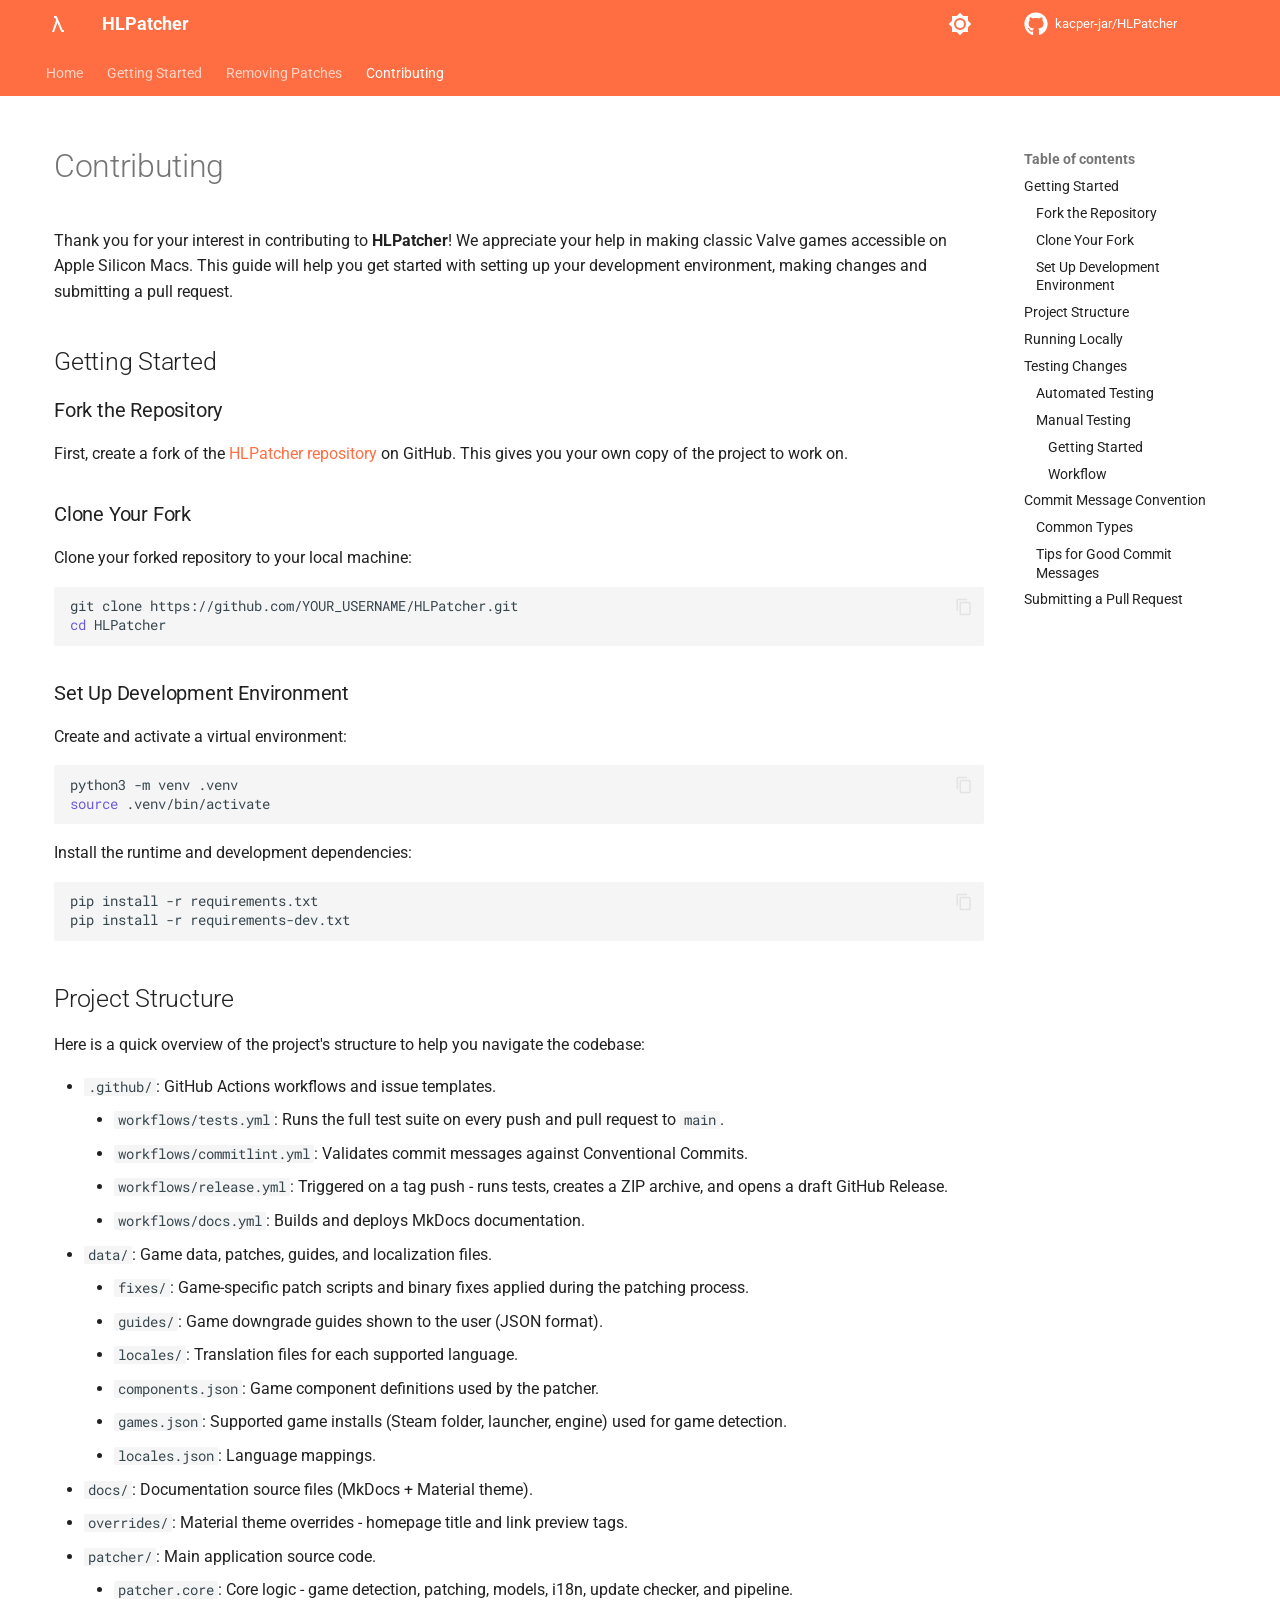
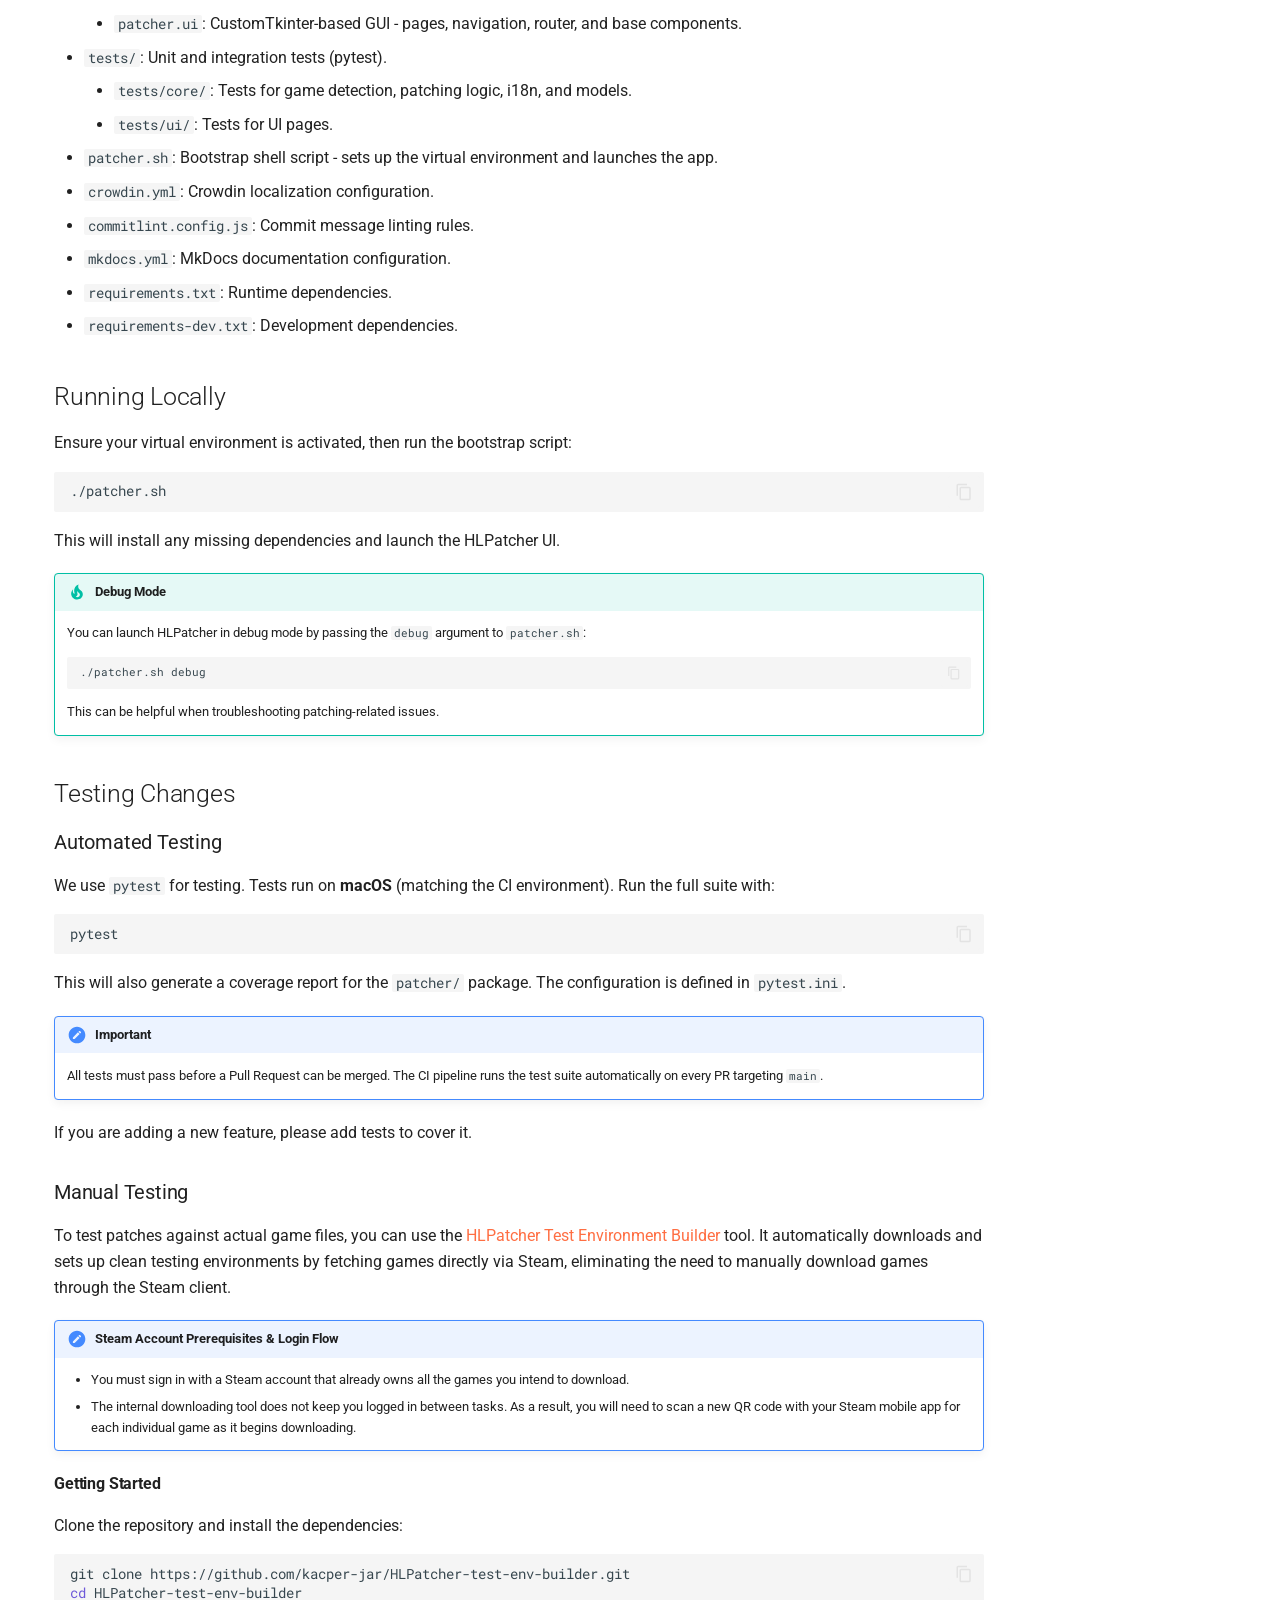
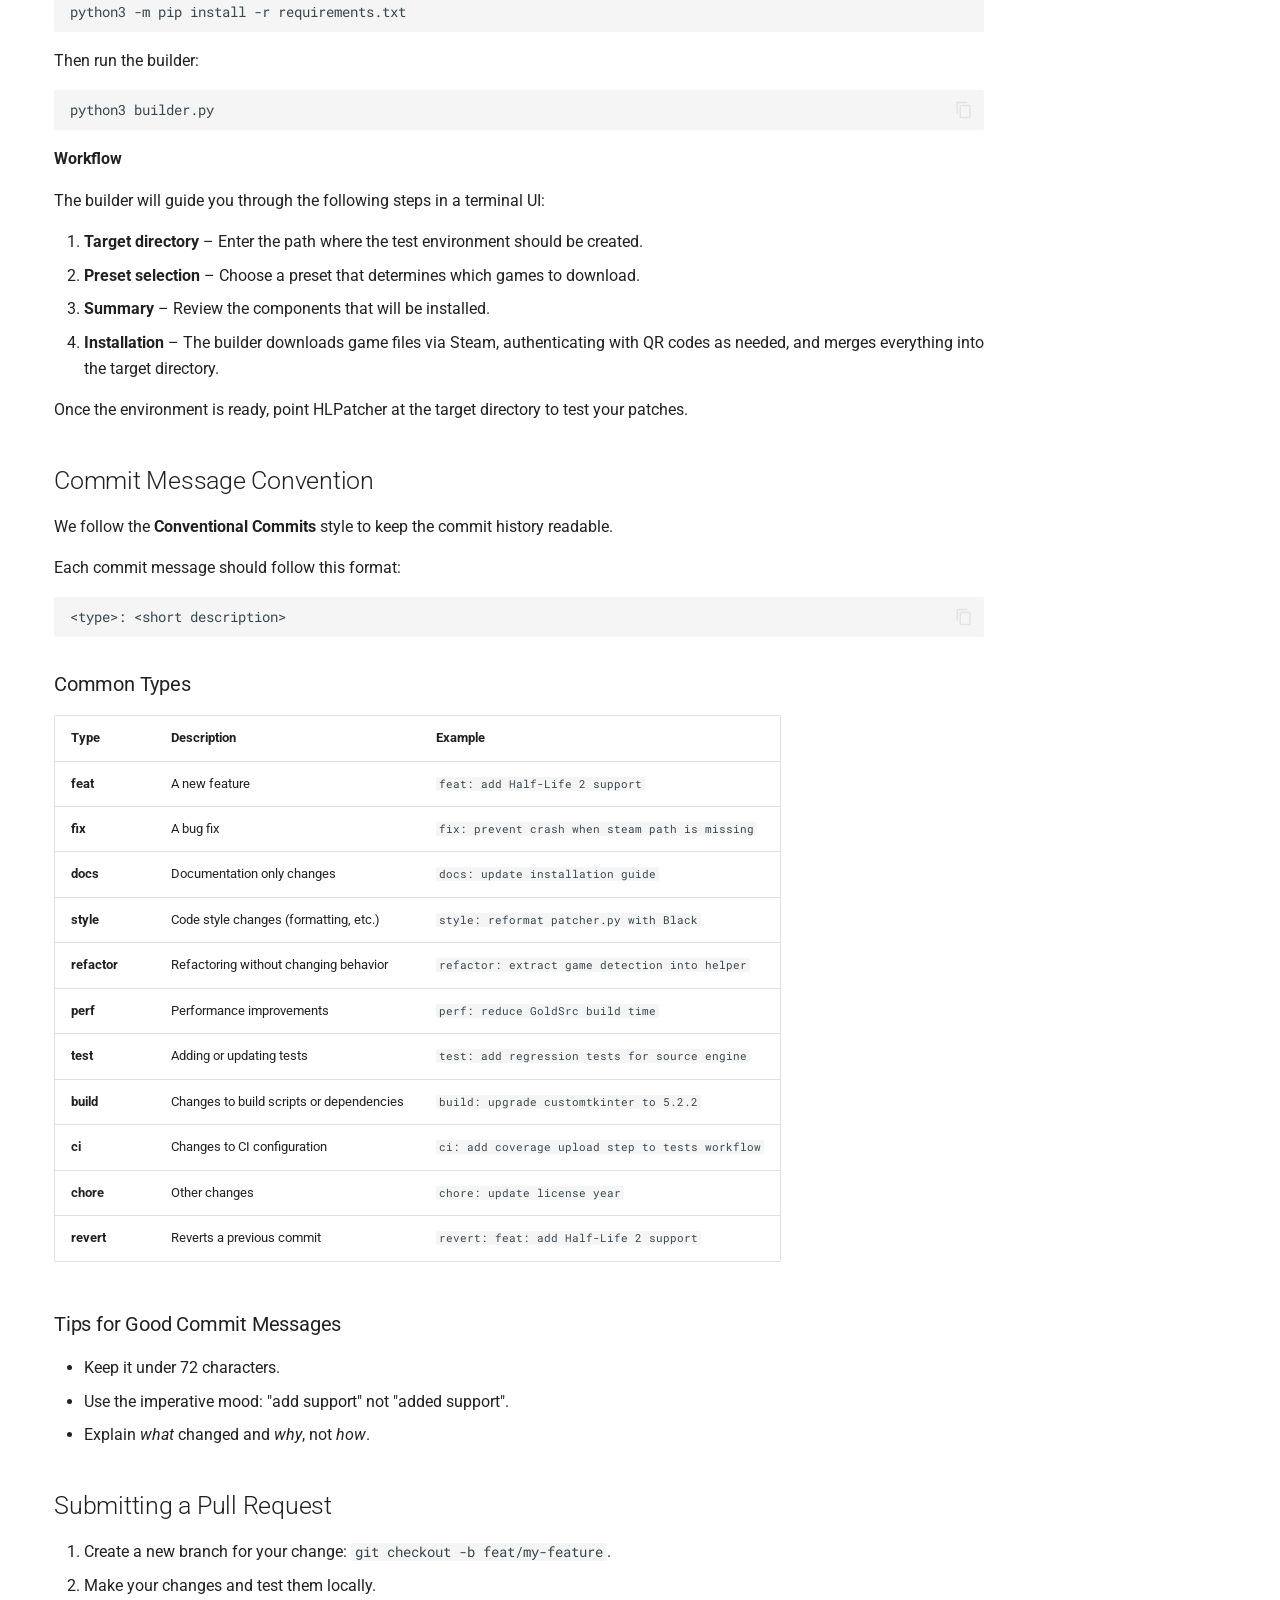
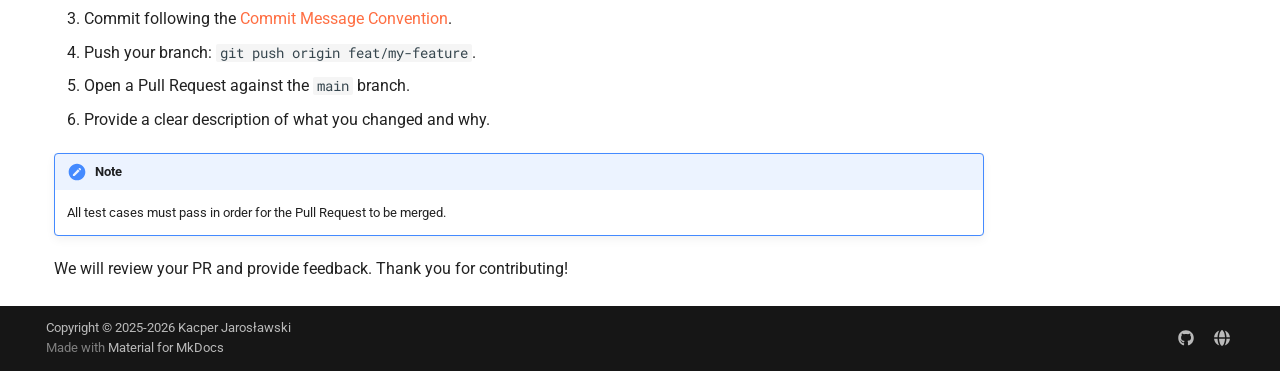
<file: contributing/index.html>
<!doctype html>
<html lang="en" class="no-js">
  <head>
    
      <meta charset="utf-8">
      <meta name="viewport" content="width=device-width,initial-scale=1">
      
        <meta name="description" content="Set up HLPatcher for development, run the tests, test patches against real game files and open a pull request.">
      
      
        <meta name="author" content="Kacper Jarosławski">
      
      
        <link rel="canonical" href="https://hlpatcher.kzl21.ovh/contributing/">
      
      
        <link rel="prev" href="../removing-patches/">
      
      
      
        
      
      
      <link rel="icon" href="../assets/images/favicon.png">
      <meta name="generator" content="mkdocs-1.6.1, mkdocs-material-9.7.7">
    
    
    
      
        <title>Contributing - HLPatcher</title>
      
    

    
      <link rel="stylesheet" href="../assets/stylesheets/main.ec1eaa64.min.css">
      
        
        <link rel="stylesheet" href="../assets/stylesheets/palette.ab4e12ef.min.css">
      
      


    
    
      
    
    
      
        
        
        <link rel="preconnect" href="https://fonts.gstatic.com" crossorigin>
        <link rel="stylesheet" href="https://fonts.googleapis.com/css?family=Roboto:300,300i,400,400i,700,700i%7CRoboto+Mono:400,400i,700,700i&display=fallback">
        <style>:root{--md-text-font:"Roboto";--md-code-font:"Roboto Mono"}</style>
      
    
    
      <link rel="stylesheet" href="../stylesheets/extra.css">
    
    <script>__md_scope=new URL("..",location),__md_hash=e=>[...e].reduce(((e,_)=>(e<<5)-e+_.charCodeAt(0)),0),__md_get=(e,_=localStorage,t=__md_scope)=>JSON.parse(_.getItem(t.pathname+"."+e)),__md_set=(e,_,t=localStorage,a=__md_scope)=>{try{t.setItem(a.pathname+"."+e,JSON.stringify(_))}catch(e){}}</script>
    
      

    
    
    <meta property="og:type" content="website">
    <meta property="og:site_name" content="HLPatcher">
    <meta property="og:title" content="Contributing - HLPatcher">
    <meta property="og:description" content="Set up HLPatcher for development, run the tests, test patches against real game files and open a pull request.">
    <meta property="og:url" content="https://hlpatcher.kzl21.ovh/contributing/">
    <meta property="og:image" content="https://hlpatcher.kzl21.ovh/imgs/index.png">
    <meta name="twitter:card" content="summary">

  </head>
  
  
    
    
      
    
    
    
    
    <body dir="ltr" data-md-color-scheme="default" data-md-color-primary="deep-orange" data-md-color-accent="deep-orange">
  
    
    <input class="md-toggle" data-md-toggle="drawer" type="checkbox" id="__drawer" autocomplete="off">
    <input class="md-toggle" data-md-toggle="search" type="checkbox" id="__search" autocomplete="off">
    <label class="md-overlay" for="__drawer"></label>
    <div data-md-component="skip">
      
        
        <a href="#contributing" class="md-skip">
          Skip to content
        </a>
      
    </div>
    <div data-md-component="announce">
      
    </div>
    
    
      

<header class="md-header" data-md-component="header">
  <nav class="md-header__inner md-grid" aria-label="Header">
    <a href=".." title="HLPatcher" class="md-header__button md-logo" aria-label="HLPatcher" data-md-component="logo">
      
  
  <svg xmlns="http://www.w3.org/2000/svg" viewBox="0 0 24 24"><path d="m6 20 4.16-12.09L9.34 6H8V4h2c.42 0 .78.26.93.63L16.66 18H18v2h-2c-.43 0-.79-.27-.93-.64l-3.74-8.71L8.12 20z"/></svg>

    </a>
    <label class="md-header__button md-icon" for="__drawer">
      
      <svg xmlns="http://www.w3.org/2000/svg" viewBox="0 0 24 24"><path d="M3 6h18v2H3zm0 5h18v2H3zm0 5h18v2H3z"/></svg>
    </label>
    <div class="md-header__title" data-md-component="header-title">
      <div class="md-header__ellipsis">
        <div class="md-header__topic">
          <span class="md-ellipsis">
            HLPatcher
          </span>
        </div>
        <div class="md-header__topic" data-md-component="header-topic">
          <span class="md-ellipsis">
            
              Contributing
            
          </span>
        </div>
      </div>
    </div>
    
      
        <form class="md-header__option" data-md-component="palette">
  
    
    
    
    <input class="md-option" data-md-color-media="(prefers-color-scheme: light)" data-md-color-scheme="default" data-md-color-primary="deep-orange" data-md-color-accent="deep-orange"  aria-label="Switch to dark mode"  type="radio" name="__palette" id="__palette_0">
    
      <label class="md-header__button md-icon" title="Switch to dark mode" for="__palette_1" hidden>
        <svg xmlns="http://www.w3.org/2000/svg" viewBox="0 0 24 24"><path d="M12 8a4 4 0 0 0-4 4 4 4 0 0 0 4 4 4 4 0 0 0 4-4 4 4 0 0 0-4-4m0 10a6 6 0 0 1-6-6 6 6 0 0 1 6-6 6 6 0 0 1 6 6 6 6 0 0 1-6 6m8-9.31V4h-4.69L12 .69 8.69 4H4v4.69L.69 12 4 15.31V20h4.69L12 23.31 15.31 20H20v-4.69L23.31 12z"/></svg>
      </label>
    
  
    
    
    
    <input class="md-option" data-md-color-media="(prefers-color-scheme: dark)" data-md-color-scheme="slate" data-md-color-primary="deep-orange" data-md-color-accent="deep-orange"  aria-label="Switch to light mode"  type="radio" name="__palette" id="__palette_1">
    
      <label class="md-header__button md-icon" title="Switch to light mode" for="__palette_0" hidden>
        <svg xmlns="http://www.w3.org/2000/svg" viewBox="0 0 24 24"><path d="M12 18c-.89 0-1.74-.2-2.5-.55C11.56 16.5 13 14.42 13 12s-1.44-4.5-3.5-5.45C10.26 6.2 11.11 6 12 6a6 6 0 0 1 6 6 6 6 0 0 1-6 6m8-9.31V4h-4.69L12 .69 8.69 4H4v4.69L.69 12 4 15.31V20h4.69L12 23.31 15.31 20H20v-4.69L23.31 12z"/></svg>
      </label>
    
  
</form>
      
    
    
      <script>var palette=__md_get("__palette");if(palette&&palette.color){if("(prefers-color-scheme)"===palette.color.media){var media=matchMedia("(prefers-color-scheme: light)"),input=document.querySelector(media.matches?"[data-md-color-media='(prefers-color-scheme: light)']":"[data-md-color-media='(prefers-color-scheme: dark)']");palette.color.media=input.getAttribute("data-md-color-media"),palette.color.scheme=input.getAttribute("data-md-color-scheme"),palette.color.primary=input.getAttribute("data-md-color-primary"),palette.color.accent=input.getAttribute("data-md-color-accent")}for(var[key,value]of Object.entries(palette.color))document.body.setAttribute("data-md-color-"+key,value)}</script>
    
    
    
    
      <div class="md-header__source">
        <a href="https://github.com/kacper-jar/HLPatcher" title="Go to repository" class="md-source" data-md-component="source">
  <div class="md-source__icon md-icon">
    
    <svg xmlns="http://www.w3.org/2000/svg" viewBox="0 0 512 512"><!--! Font Awesome Free 7.1.0 by @fontawesome - https://fontawesome.com License - https://fontawesome.com/license/free (Icons: CC BY 4.0, Fonts: SIL OFL 1.1, Code: MIT License) Copyright 2025 Fonticons, Inc.--><path d="M173.9 397.4c0 2-2.3 3.6-5.2 3.6-3.3.3-5.6-1.3-5.6-3.6 0-2 2.3-3.6 5.2-3.6 3-.3 5.6 1.3 5.6 3.6m-31.1-4.5c-.7 2 1.3 4.3 4.3 4.9 2.6 1 5.6 0 6.2-2s-1.3-4.3-4.3-5.2c-2.6-.7-5.5.3-6.2 2.3m44.2-1.7c-2.9.7-4.9 2.6-4.6 4.9.3 2 2.9 3.3 5.9 2.6 2.9-.7 4.9-2.6 4.6-4.6-.3-1.9-3-3.2-5.9-2.9M252.8 8C114.1 8 8 113.3 8 252c0 110.9 69.8 205.8 169.5 239.2 12.8 2.3 17.3-5.6 17.3-12.1 0-6.2-.3-40.4-.3-61.4 0 0-70 15-84.7-29.8 0 0-11.4-29.1-27.8-36.6 0 0-22.9-15.7 1.6-15.4 0 0 24.9 2 38.6 25.8 21.9 38.6 58.6 27.5 72.9 20.9 2.3-16 8.8-27.1 16-33.7-55.9-6.2-112.3-14.3-112.3-110.5 0-27.5 7.6-41.3 23.6-58.9-2.6-6.5-11.1-33.3 2.6-67.9 20.9-6.5 69 27 69 27 20-5.6 41.5-8.5 62.8-8.5s42.8 2.9 62.8 8.5c0 0 48.1-33.6 69-27 13.7 34.7 5.2 61.4 2.6 67.9 16 17.7 25.8 31.5 25.8 58.9 0 96.5-58.9 104.2-114.8 110.5 9.2 7.9 17 22.9 17 46.4 0 33.7-.3 75.4-.3 83.6 0 6.5 4.6 14.4 17.3 12.1C436.2 457.8 504 362.9 504 252 504 113.3 391.5 8 252.8 8M105.2 352.9c-1.3 1-1 3.3.7 5.2 1.6 1.6 3.9 2.3 5.2 1 1.3-1 1-3.3-.7-5.2-1.6-1.6-3.9-2.3-5.2-1m-10.8-8.1c-.7 1.3.3 2.9 2.3 3.9 1.6 1 3.6.7 4.3-.7.7-1.3-.3-2.9-2.3-3.9-2-.6-3.6-.3-4.3.7m32.4 35.6c-1.6 1.3-1 4.3 1.3 6.2 2.3 2.3 5.2 2.6 6.5 1 1.3-1.3.7-4.3-1.3-6.2-2.2-2.3-5.2-2.6-6.5-1m-11.4-14.7c-1.6 1-1.6 3.6 0 5.9s4.3 3.3 5.6 2.3c1.6-1.3 1.6-3.9 0-6.2-1.4-2.3-4-3.3-5.6-2"/></svg>
  </div>
  <div class="md-source__repository">
    kacper-jar/HLPatcher
  </div>
</a>
      </div>
    
  </nav>
  
</header>
    
    <div class="md-container" data-md-component="container">
      
      
        
          
            
<nav class="md-tabs" aria-label="Tabs" data-md-component="tabs">
  <div class="md-grid">
    <ul class="md-tabs__list">
      
        
  
  
  
  
    <li class="md-tabs__item">
      <a href=".." class="md-tabs__link">
        
  
  
    
  
  Home

      </a>
    </li>
  

      
        
  
  
  
  
    <li class="md-tabs__item">
      <a href="../getting-started/" class="md-tabs__link">
        
  
  
    
  
  Getting Started

      </a>
    </li>
  

      
        
  
  
  
  
    <li class="md-tabs__item">
      <a href="../removing-patches/" class="md-tabs__link">
        
  
  
    
  
  Removing Patches

      </a>
    </li>
  

      
        
  
  
  
    
  
  
    <li class="md-tabs__item md-tabs__item--active">
      <a href="./" class="md-tabs__link">
        
  
  
    
  
  Contributing

      </a>
    </li>
  

      
    </ul>
  </div>
</nav>
          
        
      
      <main class="md-main" data-md-component="main">
        <div class="md-main__inner md-grid">
          
            
              
              <div class="md-sidebar md-sidebar--primary" data-md-component="sidebar" data-md-type="navigation" >
                <div class="md-sidebar__scrollwrap">
                  <div class="md-sidebar__inner">
                    


  


<nav class="md-nav md-nav--primary md-nav--lifted" aria-label="Navigation" data-md-level="0">
  <label class="md-nav__title" for="__drawer">
    <a href=".." title="HLPatcher" class="md-nav__button md-logo" aria-label="HLPatcher" data-md-component="logo">
      
  
  <svg xmlns="http://www.w3.org/2000/svg" viewBox="0 0 24 24"><path d="m6 20 4.16-12.09L9.34 6H8V4h2c.42 0 .78.26.93.63L16.66 18H18v2h-2c-.43 0-.79-.27-.93-.64l-3.74-8.71L8.12 20z"/></svg>

    </a>
    HLPatcher
  </label>
  
    <div class="md-nav__source">
      <a href="https://github.com/kacper-jar/HLPatcher" title="Go to repository" class="md-source" data-md-component="source">
  <div class="md-source__icon md-icon">
    
    <svg xmlns="http://www.w3.org/2000/svg" viewBox="0 0 512 512"><!--! Font Awesome Free 7.1.0 by @fontawesome - https://fontawesome.com License - https://fontawesome.com/license/free (Icons: CC BY 4.0, Fonts: SIL OFL 1.1, Code: MIT License) Copyright 2025 Fonticons, Inc.--><path d="M173.9 397.4c0 2-2.3 3.6-5.2 3.6-3.3.3-5.6-1.3-5.6-3.6 0-2 2.3-3.6 5.2-3.6 3-.3 5.6 1.3 5.6 3.6m-31.1-4.5c-.7 2 1.3 4.3 4.3 4.9 2.6 1 5.6 0 6.2-2s-1.3-4.3-4.3-5.2c-2.6-.7-5.5.3-6.2 2.3m44.2-1.7c-2.9.7-4.9 2.6-4.6 4.9.3 2 2.9 3.3 5.9 2.6 2.9-.7 4.9-2.6 4.6-4.6-.3-1.9-3-3.2-5.9-2.9M252.8 8C114.1 8 8 113.3 8 252c0 110.9 69.8 205.8 169.5 239.2 12.8 2.3 17.3-5.6 17.3-12.1 0-6.2-.3-40.4-.3-61.4 0 0-70 15-84.7-29.8 0 0-11.4-29.1-27.8-36.6 0 0-22.9-15.7 1.6-15.4 0 0 24.9 2 38.6 25.8 21.9 38.6 58.6 27.5 72.9 20.9 2.3-16 8.8-27.1 16-33.7-55.9-6.2-112.3-14.3-112.3-110.5 0-27.5 7.6-41.3 23.6-58.9-2.6-6.5-11.1-33.3 2.6-67.9 20.9-6.5 69 27 69 27 20-5.6 41.5-8.5 62.8-8.5s42.8 2.9 62.8 8.5c0 0 48.1-33.6 69-27 13.7 34.7 5.2 61.4 2.6 67.9 16 17.7 25.8 31.5 25.8 58.9 0 96.5-58.9 104.2-114.8 110.5 9.2 7.9 17 22.9 17 46.4 0 33.7-.3 75.4-.3 83.6 0 6.5 4.6 14.4 17.3 12.1C436.2 457.8 504 362.9 504 252 504 113.3 391.5 8 252.8 8M105.2 352.9c-1.3 1-1 3.3.7 5.2 1.6 1.6 3.9 2.3 5.2 1 1.3-1 1-3.3-.7-5.2-1.6-1.6-3.9-2.3-5.2-1m-10.8-8.1c-.7 1.3.3 2.9 2.3 3.9 1.6 1 3.6.7 4.3-.7.7-1.3-.3-2.9-2.3-3.9-2-.6-3.6-.3-4.3.7m32.4 35.6c-1.6 1.3-1 4.3 1.3 6.2 2.3 2.3 5.2 2.6 6.5 1 1.3-1.3.7-4.3-1.3-6.2-2.2-2.3-5.2-2.6-6.5-1m-11.4-14.7c-1.6 1-1.6 3.6 0 5.9s4.3 3.3 5.6 2.3c1.6-1.3 1.6-3.9 0-6.2-1.4-2.3-4-3.3-5.6-2"/></svg>
  </div>
  <div class="md-source__repository">
    kacper-jar/HLPatcher
  </div>
</a>
    </div>
  
  <ul class="md-nav__list" data-md-scrollfix>
    
      
      
  
  
  
  
    <li class="md-nav__item">
      <a href=".." class="md-nav__link">
        
  
  
  <span class="md-ellipsis">
    
  
    Home
  

    
  </span>
  
  

      </a>
    </li>
  

    
      
      
  
  
  
  
    <li class="md-nav__item">
      <a href="../getting-started/" class="md-nav__link">
        
  
  
  <span class="md-ellipsis">
    
  
    Getting Started
  

    
  </span>
  
  

      </a>
    </li>
  

    
      
      
  
  
  
  
    <li class="md-nav__item">
      <a href="../removing-patches/" class="md-nav__link">
        
  
  
  <span class="md-ellipsis">
    
  
    Removing Patches
  

    
  </span>
  
  

      </a>
    </li>
  

    
      
      
  
  
    
  
  
  
    <li class="md-nav__item md-nav__item--active">
      
      <input class="md-nav__toggle md-toggle" type="checkbox" id="__toc">
      
      
        
      
      
        <label class="md-nav__link md-nav__link--active" for="__toc">
          
  
  
  <span class="md-ellipsis">
    
  
    Contributing
  

    
  </span>
  
  

          <span class="md-nav__icon md-icon"></span>
        </label>
      
      <a href="./" class="md-nav__link md-nav__link--active">
        
  
  
  <span class="md-ellipsis">
    
  
    Contributing
  

    
  </span>
  
  

      </a>
      
        

<nav class="md-nav md-nav--secondary" aria-label="Table of contents">
  
  
  
    
  
  
    <label class="md-nav__title" for="__toc">
      <span class="md-nav__icon md-icon"></span>
      Table of contents
    </label>
    <ul class="md-nav__list" data-md-component="toc" data-md-scrollfix>
      
        <li class="md-nav__item">
  <a href="#getting-started" class="md-nav__link">
    <span class="md-ellipsis">
      
        Getting Started
      
    </span>
  </a>
  
    <nav class="md-nav" aria-label="Getting Started">
      <ul class="md-nav__list">
        
          <li class="md-nav__item">
  <a href="#fork-the-repository" class="md-nav__link">
    <span class="md-ellipsis">
      
        Fork the Repository
      
    </span>
  </a>
  
</li>
        
          <li class="md-nav__item">
  <a href="#clone-your-fork" class="md-nav__link">
    <span class="md-ellipsis">
      
        Clone Your Fork
      
    </span>
  </a>
  
</li>
        
          <li class="md-nav__item">
  <a href="#set-up-development-environment" class="md-nav__link">
    <span class="md-ellipsis">
      
        Set Up Development Environment
      
    </span>
  </a>
  
</li>
        
      </ul>
    </nav>
  
</li>
      
        <li class="md-nav__item">
  <a href="#project-structure" class="md-nav__link">
    <span class="md-ellipsis">
      
        Project Structure
      
    </span>
  </a>
  
</li>
      
        <li class="md-nav__item">
  <a href="#running-locally" class="md-nav__link">
    <span class="md-ellipsis">
      
        Running Locally
      
    </span>
  </a>
  
</li>
      
        <li class="md-nav__item">
  <a href="#testing-changes" class="md-nav__link">
    <span class="md-ellipsis">
      
        Testing Changes
      
    </span>
  </a>
  
    <nav class="md-nav" aria-label="Testing Changes">
      <ul class="md-nav__list">
        
          <li class="md-nav__item">
  <a href="#automated-testing" class="md-nav__link">
    <span class="md-ellipsis">
      
        Automated Testing
      
    </span>
  </a>
  
</li>
        
          <li class="md-nav__item">
  <a href="#manual-testing" class="md-nav__link">
    <span class="md-ellipsis">
      
        Manual Testing
      
    </span>
  </a>
  
    <nav class="md-nav" aria-label="Manual Testing">
      <ul class="md-nav__list">
        
          <li class="md-nav__item">
  <a href="#getting-started_1" class="md-nav__link">
    <span class="md-ellipsis">
      
        Getting Started
      
    </span>
  </a>
  
</li>
        
          <li class="md-nav__item">
  <a href="#workflow" class="md-nav__link">
    <span class="md-ellipsis">
      
        Workflow
      
    </span>
  </a>
  
</li>
        
      </ul>
    </nav>
  
</li>
        
      </ul>
    </nav>
  
</li>
      
        <li class="md-nav__item">
  <a href="#commit-message-convention" class="md-nav__link">
    <span class="md-ellipsis">
      
        Commit Message Convention
      
    </span>
  </a>
  
    <nav class="md-nav" aria-label="Commit Message Convention">
      <ul class="md-nav__list">
        
          <li class="md-nav__item">
  <a href="#common-types" class="md-nav__link">
    <span class="md-ellipsis">
      
        Common Types
      
    </span>
  </a>
  
</li>
        
          <li class="md-nav__item">
  <a href="#tips-for-good-commit-messages" class="md-nav__link">
    <span class="md-ellipsis">
      
        Tips for Good Commit Messages
      
    </span>
  </a>
  
</li>
        
      </ul>
    </nav>
  
</li>
      
        <li class="md-nav__item">
  <a href="#submitting-a-pull-request" class="md-nav__link">
    <span class="md-ellipsis">
      
        Submitting a Pull Request
      
    </span>
  </a>
  
</li>
      
    </ul>
  
</nav>
      
    </li>
  

    
  </ul>
</nav>
                  </div>
                </div>
              </div>
            
            
              
              <div class="md-sidebar md-sidebar--secondary" data-md-component="sidebar" data-md-type="toc" >
                <div class="md-sidebar__scrollwrap">
                  <div class="md-sidebar__inner">
                    

<nav class="md-nav md-nav--secondary" aria-label="Table of contents">
  
  
  
    
  
  
    <label class="md-nav__title" for="__toc">
      <span class="md-nav__icon md-icon"></span>
      Table of contents
    </label>
    <ul class="md-nav__list" data-md-component="toc" data-md-scrollfix>
      
        <li class="md-nav__item">
  <a href="#getting-started" class="md-nav__link">
    <span class="md-ellipsis">
      
        Getting Started
      
    </span>
  </a>
  
    <nav class="md-nav" aria-label="Getting Started">
      <ul class="md-nav__list">
        
          <li class="md-nav__item">
  <a href="#fork-the-repository" class="md-nav__link">
    <span class="md-ellipsis">
      
        Fork the Repository
      
    </span>
  </a>
  
</li>
        
          <li class="md-nav__item">
  <a href="#clone-your-fork" class="md-nav__link">
    <span class="md-ellipsis">
      
        Clone Your Fork
      
    </span>
  </a>
  
</li>
        
          <li class="md-nav__item">
  <a href="#set-up-development-environment" class="md-nav__link">
    <span class="md-ellipsis">
      
        Set Up Development Environment
      
    </span>
  </a>
  
</li>
        
      </ul>
    </nav>
  
</li>
      
        <li class="md-nav__item">
  <a href="#project-structure" class="md-nav__link">
    <span class="md-ellipsis">
      
        Project Structure
      
    </span>
  </a>
  
</li>
      
        <li class="md-nav__item">
  <a href="#running-locally" class="md-nav__link">
    <span class="md-ellipsis">
      
        Running Locally
      
    </span>
  </a>
  
</li>
      
        <li class="md-nav__item">
  <a href="#testing-changes" class="md-nav__link">
    <span class="md-ellipsis">
      
        Testing Changes
      
    </span>
  </a>
  
    <nav class="md-nav" aria-label="Testing Changes">
      <ul class="md-nav__list">
        
          <li class="md-nav__item">
  <a href="#automated-testing" class="md-nav__link">
    <span class="md-ellipsis">
      
        Automated Testing
      
    </span>
  </a>
  
</li>
        
          <li class="md-nav__item">
  <a href="#manual-testing" class="md-nav__link">
    <span class="md-ellipsis">
      
        Manual Testing
      
    </span>
  </a>
  
    <nav class="md-nav" aria-label="Manual Testing">
      <ul class="md-nav__list">
        
          <li class="md-nav__item">
  <a href="#getting-started_1" class="md-nav__link">
    <span class="md-ellipsis">
      
        Getting Started
      
    </span>
  </a>
  
</li>
        
          <li class="md-nav__item">
  <a href="#workflow" class="md-nav__link">
    <span class="md-ellipsis">
      
        Workflow
      
    </span>
  </a>
  
</li>
        
      </ul>
    </nav>
  
</li>
        
      </ul>
    </nav>
  
</li>
      
        <li class="md-nav__item">
  <a href="#commit-message-convention" class="md-nav__link">
    <span class="md-ellipsis">
      
        Commit Message Convention
      
    </span>
  </a>
  
    <nav class="md-nav" aria-label="Commit Message Convention">
      <ul class="md-nav__list">
        
          <li class="md-nav__item">
  <a href="#common-types" class="md-nav__link">
    <span class="md-ellipsis">
      
        Common Types
      
    </span>
  </a>
  
</li>
        
          <li class="md-nav__item">
  <a href="#tips-for-good-commit-messages" class="md-nav__link">
    <span class="md-ellipsis">
      
        Tips for Good Commit Messages
      
    </span>
  </a>
  
</li>
        
      </ul>
    </nav>
  
</li>
      
        <li class="md-nav__item">
  <a href="#submitting-a-pull-request" class="md-nav__link">
    <span class="md-ellipsis">
      
        Submitting a Pull Request
      
    </span>
  </a>
  
</li>
      
    </ul>
  
</nav>
                  </div>
                </div>
              </div>
            
          
          
            <div class="md-content" data-md-component="content">
              
              <article class="md-content__inner md-typeset">
                
                  


  
  


<h1 id="contributing">Contributing</h1>
<p>Thank you for your interest in contributing to <strong>HLPatcher</strong>! We appreciate your help in making classic Valve games
accessible on Apple Silicon Macs. This guide will help you get started with setting up your development environment,
making changes and submitting a pull request.</p>
<h2 id="getting-started">Getting Started</h2>
<h3 id="fork-the-repository">Fork the Repository</h3>
<p>First, create a fork of the <a href="https://github.com/kacper-jar/HLPatcher">HLPatcher repository</a> on GitHub. This gives you
your own copy of the project to work on.</p>
<h3 id="clone-your-fork">Clone Your Fork</h3>
<p>Clone your forked repository to your local machine:</p>
<div class="language-bash highlight"><pre><span></span><code><span id="__span-0-1"><a id="__codelineno-0-1" name="__codelineno-0-1" href="#__codelineno-0-1"></a>git<span class="w"> </span>clone<span class="w"> </span>https://github.com/YOUR_USERNAME/HLPatcher.git
</span><span id="__span-0-2"><a id="__codelineno-0-2" name="__codelineno-0-2" href="#__codelineno-0-2"></a><span class="nb">cd</span><span class="w"> </span>HLPatcher
</span></code></pre></div>
<h3 id="set-up-development-environment">Set Up Development Environment</h3>
<p>Create and activate a virtual environment:</p>
<div class="language-bash highlight"><pre><span></span><code><span id="__span-1-1"><a id="__codelineno-1-1" name="__codelineno-1-1" href="#__codelineno-1-1"></a>python3<span class="w"> </span>-m<span class="w"> </span>venv<span class="w"> </span>.venv
</span><span id="__span-1-2"><a id="__codelineno-1-2" name="__codelineno-1-2" href="#__codelineno-1-2"></a><span class="nb">source</span><span class="w"> </span>.venv/bin/activate
</span></code></pre></div>
<p>Install the runtime and development dependencies:</p>
<div class="language-bash highlight"><pre><span></span><code><span id="__span-2-1"><a id="__codelineno-2-1" name="__codelineno-2-1" href="#__codelineno-2-1"></a>pip<span class="w"> </span>install<span class="w"> </span>-r<span class="w"> </span>requirements.txt
</span><span id="__span-2-2"><a id="__codelineno-2-2" name="__codelineno-2-2" href="#__codelineno-2-2"></a>pip<span class="w"> </span>install<span class="w"> </span>-r<span class="w"> </span>requirements-dev.txt
</span></code></pre></div>
<h2 id="project-structure">Project Structure</h2>
<p>Here is a quick overview of the project's structure to help you navigate the codebase:</p>
<ul>
<li><code>.github/</code>: GitHub Actions workflows and issue templates.<ul>
<li><code>workflows/tests.yml</code>: Runs the full test suite on every push and pull request to <code>main</code>.</li>
<li><code>workflows/commitlint.yml</code>: Validates commit messages against Conventional Commits.</li>
<li><code>workflows/release.yml</code>: Triggered on a tag push - runs tests, creates a ZIP archive, and opens a draft GitHub Release.</li>
<li><code>workflows/docs.yml</code>: Builds and deploys MkDocs documentation.</li>
</ul>
</li>
<li><code>data/</code>: Game data, patches, guides, and localization files.<ul>
<li><code>fixes/</code>: Game-specific patch scripts and binary fixes applied during the patching process.</li>
<li><code>guides/</code>: Game downgrade guides shown to the user (JSON format).</li>
<li><code>locales/</code>: Translation files for each supported language.</li>
<li><code>components.json</code>: Game component definitions used by the patcher.</li>
<li><code>games.json</code>: Supported game installs (Steam folder, launcher, engine) used for game detection.</li>
<li><code>locales.json</code>: Language mappings.</li>
</ul>
</li>
<li><code>docs/</code>: Documentation source files (MkDocs + Material theme).</li>
<li><code>overrides/</code>: Material theme overrides - homepage title and link preview tags.</li>
<li><code>patcher/</code>: Main application source code.<ul>
<li><code>patcher.core</code>: Core logic - game detection, patching, models, i18n, update checker, and pipeline.</li>
<li><code>patcher.ui</code>: CustomTkinter-based GUI - pages, navigation, router, and base components.</li>
</ul>
</li>
<li><code>tests/</code>: Unit and integration tests (pytest).<ul>
<li><code>tests/core/</code>: Tests for game detection, patching logic, i18n, and models.</li>
<li><code>tests/ui/</code>: Tests for UI pages.</li>
</ul>
</li>
<li><code>patcher.sh</code>: Bootstrap shell script - sets up the virtual environment and launches the app.</li>
<li><code>crowdin.yml</code>: Crowdin localization configuration.</li>
<li><code>commitlint.config.js</code>: Commit message linting rules.</li>
<li><code>mkdocs.yml</code>: MkDocs documentation configuration.</li>
<li><code>requirements.txt</code>: Runtime dependencies.</li>
<li><code>requirements-dev.txt</code>: Development dependencies.</li>
</ul>
<h2 id="running-locally">Running Locally</h2>
<p>Ensure your virtual environment is activated, then run the bootstrap script:</p>
<div class="language-bash highlight"><pre><span></span><code><span id="__span-3-1"><a id="__codelineno-3-1" name="__codelineno-3-1" href="#__codelineno-3-1"></a>./patcher.sh
</span></code></pre></div>
<p>This will install any missing dependencies and launch the HLPatcher UI.</p>
<div class="admonition tip">
<p class="admonition-title">Debug Mode</p>
<p>You can launch HLPatcher in debug mode by passing the <code>debug</code> argument to <code>patcher.sh</code>:
<div class="language-bash highlight"><pre><span></span><code><span id="__span-4-1"><a id="__codelineno-4-1" name="__codelineno-4-1" href="#__codelineno-4-1"></a>./patcher.sh<span class="w"> </span>debug
</span></code></pre></div>
This can be helpful when troubleshooting patching-related issues.</p>
</div>
<h2 id="testing-changes">Testing Changes</h2>
<h3 id="automated-testing">Automated Testing</h3>
<p>We use <code>pytest</code> for testing. Tests run on <strong>macOS</strong> (matching the CI environment). Run the full suite with:</p>
<div class="language-bash highlight"><pre><span></span><code><span id="__span-5-1"><a id="__codelineno-5-1" name="__codelineno-5-1" href="#__codelineno-5-1"></a>pytest
</span></code></pre></div>
<p>This will also generate a coverage report for the <code>patcher/</code> package. The configuration is defined in <code>pytest.ini</code>.</p>
<div class="admonition important">
<p class="admonition-title">Important</p>
<p>All tests must pass before a Pull Request can be merged. The CI pipeline runs the test suite automatically on every PR targeting <code>main</code>.</p>
</div>
<p>If you are adding a new feature, please add tests to cover it.</p>
<h3 id="manual-testing">Manual Testing</h3>
<p>To test patches against actual game files, you can use the <a href="https://github.com/kacper-jar/HLPatcher-test-env-builder">HLPatcher Test Environment Builder</a> tool. It automatically downloads and sets up clean testing environments by fetching games directly via Steam, eliminating the need to manually download games through the Steam client.</p>
<div class="admonition important">
<p class="admonition-title">Steam Account Prerequisites &amp; Login Flow</p>
<ul>
<li>You must sign in with a Steam account that already owns all the games you intend to download.</li>
<li>The internal downloading tool does not keep you logged in between tasks. As a result, you will need to scan a new QR code with your Steam mobile app for each individual game as it begins downloading.</li>
</ul>
</div>
<h4 id="getting-started_1">Getting Started</h4>
<p>Clone the repository and install the dependencies:</p>
<div class="language-bash highlight"><pre><span></span><code><span id="__span-6-1"><a id="__codelineno-6-1" name="__codelineno-6-1" href="#__codelineno-6-1"></a>git<span class="w"> </span>clone<span class="w"> </span>https://github.com/kacper-jar/HLPatcher-test-env-builder.git
</span><span id="__span-6-2"><a id="__codelineno-6-2" name="__codelineno-6-2" href="#__codelineno-6-2"></a><span class="nb">cd</span><span class="w"> </span>HLPatcher-test-env-builder
</span><span id="__span-6-3"><a id="__codelineno-6-3" name="__codelineno-6-3" href="#__codelineno-6-3"></a>python3<span class="w"> </span>-m<span class="w"> </span>pip<span class="w"> </span>install<span class="w"> </span>-r<span class="w"> </span>requirements.txt
</span></code></pre></div>
<p>Then run the builder:</p>
<div class="language-bash highlight"><pre><span></span><code><span id="__span-7-1"><a id="__codelineno-7-1" name="__codelineno-7-1" href="#__codelineno-7-1"></a>python3<span class="w"> </span>builder.py
</span></code></pre></div>
<h4 id="workflow">Workflow</h4>
<p>The builder will guide you through the following steps in a terminal UI:</p>
<ol>
<li><strong>Target directory</strong> – Enter the path where the test environment should be created.</li>
<li><strong>Preset selection</strong> – Choose a preset that determines which games to download.</li>
<li><strong>Summary</strong> – Review the components that will be installed.</li>
<li><strong>Installation</strong> – The builder downloads game files via Steam, authenticating with QR codes as needed, and merges everything into the target directory.</li>
</ol>
<p>Once the environment is ready, point HLPatcher at the target directory to test your patches.</p>
<h2 id="commit-message-convention">Commit Message Convention</h2>
<p>We follow the <strong>Conventional Commits</strong> style to keep the commit history readable.</p>
<p>Each commit message should follow this format:</p>
<div class="language-text highlight"><pre><span></span><code><span id="__span-8-1"><a id="__codelineno-8-1" name="__codelineno-8-1" href="#__codelineno-8-1"></a>&lt;type&gt;: &lt;short description&gt;
</span></code></pre></div>
<h3 id="common-types">Common Types</h3>
<table>
<thead>
<tr>
<th style="text-align: left;">Type</th>
<th style="text-align: left;">Description</th>
<th style="text-align: left;">Example</th>
</tr>
</thead>
<tbody>
<tr>
<td style="text-align: left;"><strong>feat</strong></td>
<td style="text-align: left;">A new feature</td>
<td style="text-align: left;"><code>feat: add Half-Life 2 support</code></td>
</tr>
<tr>
<td style="text-align: left;"><strong>fix</strong></td>
<td style="text-align: left;">A bug fix</td>
<td style="text-align: left;"><code>fix: prevent crash when steam path is missing</code></td>
</tr>
<tr>
<td style="text-align: left;"><strong>docs</strong></td>
<td style="text-align: left;">Documentation only changes</td>
<td style="text-align: left;"><code>docs: update installation guide</code></td>
</tr>
<tr>
<td style="text-align: left;"><strong>style</strong></td>
<td style="text-align: left;">Code style changes (formatting, etc.)</td>
<td style="text-align: left;"><code>style: reformat patcher.py with Black</code></td>
</tr>
<tr>
<td style="text-align: left;"><strong>refactor</strong></td>
<td style="text-align: left;">Refactoring without changing behavior</td>
<td style="text-align: left;"><code>refactor: extract game detection into helper</code></td>
</tr>
<tr>
<td style="text-align: left;"><strong>perf</strong></td>
<td style="text-align: left;">Performance improvements</td>
<td style="text-align: left;"><code>perf: reduce GoldSrc build time</code></td>
</tr>
<tr>
<td style="text-align: left;"><strong>test</strong></td>
<td style="text-align: left;">Adding or updating tests</td>
<td style="text-align: left;"><code>test: add regression tests for source engine</code></td>
</tr>
<tr>
<td style="text-align: left;"><strong>build</strong></td>
<td style="text-align: left;">Changes to build scripts or dependencies</td>
<td style="text-align: left;"><code>build: upgrade customtkinter to 5.2.2</code></td>
</tr>
<tr>
<td style="text-align: left;"><strong>ci</strong></td>
<td style="text-align: left;">Changes to CI configuration</td>
<td style="text-align: left;"><code>ci: add coverage upload step to tests workflow</code></td>
</tr>
<tr>
<td style="text-align: left;"><strong>chore</strong></td>
<td style="text-align: left;">Other changes</td>
<td style="text-align: left;"><code>chore: update license year</code></td>
</tr>
<tr>
<td style="text-align: left;"><strong>revert</strong></td>
<td style="text-align: left;">Reverts a previous commit</td>
<td style="text-align: left;"><code>revert: feat: add Half-Life 2 support</code></td>
</tr>
</tbody>
</table>
<h3 id="tips-for-good-commit-messages">Tips for Good Commit Messages</h3>
<ul>
<li>Keep it under 72 characters.</li>
<li>Use the imperative mood: "add support" not "added support".</li>
<li>Explain <em>what</em> changed and <em>why</em>, not <em>how</em>.</li>
</ul>
<h2 id="submitting-a-pull-request">Submitting a Pull Request</h2>
<ol>
<li>Create a new branch for your change: <code>git checkout -b feat/my-feature</code>.</li>
<li>Make your changes and test them locally.</li>
<li>Commit following the <a href="#commit-message-convention">Commit Message Convention</a>.</li>
<li>Push your branch: <code>git push origin feat/my-feature</code>.</li>
<li>Open a Pull Request against the <code>main</code> branch.</li>
<li>Provide a clear description of what you changed and why.</li>
</ol>
<div class="admonition note">
<p class="admonition-title">Note</p>
<p>All test cases must pass in order for the Pull Request to be merged.</p>
</div>
<p>We will review your PR and provide feedback. Thank you for contributing!</p>







  
  






                
              </article>
            </div>
          
          
<script>var target=document.getElementById(location.hash.slice(1));target&&target.name&&(target.checked=target.name.startsWith("__tabbed_"))</script>
        </div>
        
          <button type="button" class="md-top md-icon" data-md-component="top" hidden>
  
  <svg xmlns="http://www.w3.org/2000/svg" viewBox="0 0 24 24"><path d="M13 20h-2V8l-5.5 5.5-1.42-1.42L12 4.16l7.92 7.92-1.42 1.42L13 8z"/></svg>
  Back to top
</button>
        
      </main>
      
        <footer class="md-footer">
  
  <div class="md-footer-meta md-typeset">
    <div class="md-footer-meta__inner md-grid">
      <div class="md-copyright">
  
    <div class="md-copyright__highlight">
      Copyright &copy; 2025-2026 Kacper Jarosławski
    </div>
  
  
    Made with
    <a href="https://squidfunk.github.io/mkdocs-material/" target="_blank" rel="noopener">
      Material for MkDocs
    </a>
  
</div>
      
        
<div class="md-social">
  
    
    
    
    
      
      
    
    <a href="https://github.com/kacper-jar/hlpatcher" target="_blank" rel="noopener" title="github.com" class="md-social__link">
      <svg xmlns="http://www.w3.org/2000/svg" viewBox="0 0 512 512"><!--! Font Awesome Free 7.1.0 by @fontawesome - https://fontawesome.com License - https://fontawesome.com/license/free (Icons: CC BY 4.0, Fonts: SIL OFL 1.1, Code: MIT License) Copyright 2025 Fonticons, Inc.--><path d="M173.9 397.4c0 2-2.3 3.6-5.2 3.6-3.3.3-5.6-1.3-5.6-3.6 0-2 2.3-3.6 5.2-3.6 3-.3 5.6 1.3 5.6 3.6m-31.1-4.5c-.7 2 1.3 4.3 4.3 4.9 2.6 1 5.6 0 6.2-2s-1.3-4.3-4.3-5.2c-2.6-.7-5.5.3-6.2 2.3m44.2-1.7c-2.9.7-4.9 2.6-4.6 4.9.3 2 2.9 3.3 5.9 2.6 2.9-.7 4.9-2.6 4.6-4.6-.3-1.9-3-3.2-5.9-2.9M252.8 8C114.1 8 8 113.3 8 252c0 110.9 69.8 205.8 169.5 239.2 12.8 2.3 17.3-5.6 17.3-12.1 0-6.2-.3-40.4-.3-61.4 0 0-70 15-84.7-29.8 0 0-11.4-29.1-27.8-36.6 0 0-22.9-15.7 1.6-15.4 0 0 24.9 2 38.6 25.8 21.9 38.6 58.6 27.5 72.9 20.9 2.3-16 8.8-27.1 16-33.7-55.9-6.2-112.3-14.3-112.3-110.5 0-27.5 7.6-41.3 23.6-58.9-2.6-6.5-11.1-33.3 2.6-67.9 20.9-6.5 69 27 69 27 20-5.6 41.5-8.5 62.8-8.5s42.8 2.9 62.8 8.5c0 0 48.1-33.6 69-27 13.7 34.7 5.2 61.4 2.6 67.9 16 17.7 25.8 31.5 25.8 58.9 0 96.5-58.9 104.2-114.8 110.5 9.2 7.9 17 22.9 17 46.4 0 33.7-.3 75.4-.3 83.6 0 6.5 4.6 14.4 17.3 12.1C436.2 457.8 504 362.9 504 252 504 113.3 391.5 8 252.8 8M105.2 352.9c-1.3 1-1 3.3.7 5.2 1.6 1.6 3.9 2.3 5.2 1 1.3-1 1-3.3-.7-5.2-1.6-1.6-3.9-2.3-5.2-1m-10.8-8.1c-.7 1.3.3 2.9 2.3 3.9 1.6 1 3.6.7 4.3-.7.7-1.3-.3-2.9-2.3-3.9-2-.6-3.6-.3-4.3.7m32.4 35.6c-1.6 1.3-1 4.3 1.3 6.2 2.3 2.3 5.2 2.6 6.5 1 1.3-1.3.7-4.3-1.3-6.2-2.2-2.3-5.2-2.6-6.5-1m-11.4-14.7c-1.6 1-1.6 3.6 0 5.9s4.3 3.3 5.6 2.3c1.6-1.3 1.6-3.9 0-6.2-1.4-2.3-4-3.3-5.6-2"/></svg>
    </a>
  
    
    
    
    
      
      
    
    <a href="https://kzl21.ovh" target="_blank" rel="noopener" title="kzl21.ovh" class="md-social__link">
      <svg xmlns="http://www.w3.org/2000/svg" viewBox="0 0 512 512"><!--! Font Awesome Free 7.1.0 by @fontawesome - https://fontawesome.com License - https://fontawesome.com/license/free (Icons: CC BY 4.0, Fonts: SIL OFL 1.1, Code: MIT License) Copyright 2025 Fonticons, Inc.--><path d="M351.9 280H161c2.9 64.5 17.2 123.9 37.5 167.4 11.4 24.5 23.7 41.8 35.1 52.4 11.2 10.5 18.9 12.2 22.9 12.2s11.7-1.7 22.9-12.2c11.4-10.6 23.7-28 35.1-52.4 20.3-43.5 34.6-102.9 37.5-167.4zm-191-48h190.9c-2.8-64.5-17.1-123.9-37.4-167.4-11.4-24.4-23.7-41.8-35.1-52.4C268.1 1.7 260.4 0 256.4 0s-11.7 1.7-22.9 12.2c-11.4 10.6-23.7 28-35.1 52.4-20.3 43.5-34.6 102.9-37.5 167.4m-48 0c3.5-85.6 25.6-165.1 57.9-217.3C78.7 47.3 10.9 131.2 1.5 232zM1.5 280c9.4 100.8 77.2 184.7 169.3 217.3-32.3-52.2-54.4-131.7-57.9-217.3zm398.4 0c-3.5 85.6-25.6 165.1-57.9 217.3 92.1-32.7 159.9-116.5 169.3-217.3zm111.4-48C501.9 131.2 434.1 47.3 342 14.7c32.3 52.2 54.4 131.7 57.9 217.3z"/></svg>
    </a>
  
</div>
      
    </div>
  </div>
</footer>
      
    </div>
    <div class="md-dialog" data-md-component="dialog">
      <div class="md-dialog__inner md-typeset"></div>
    </div>
    
    
    
      
      
      <script id="__config" type="application/json">{"annotate": null, "base": "..", "features": ["navigation.tabs", "navigation.sections", "navigation.top", "content.code.copy"], "search": "../assets/javascripts/workers/search.2c215733.min.js", "tags": null, "translations": {"clipboard.copied": "Copied to clipboard", "clipboard.copy": "Copy to clipboard", "search.result.more.one": "1 more on this page", "search.result.more.other": "# more on this page", "search.result.none": "No matching documents", "search.result.one": "1 matching document", "search.result.other": "# matching documents", "search.result.placeholder": "Type to start searching", "search.result.term.missing": "Missing", "select.version": "Select version"}, "version": null}</script>
    
    
      <script src="../assets/javascripts/bundle.d7400e89.min.js"></script>
      
        <script src="../javascripts/download-count.js"></script>
      
    
  </body>
</html>
</file>
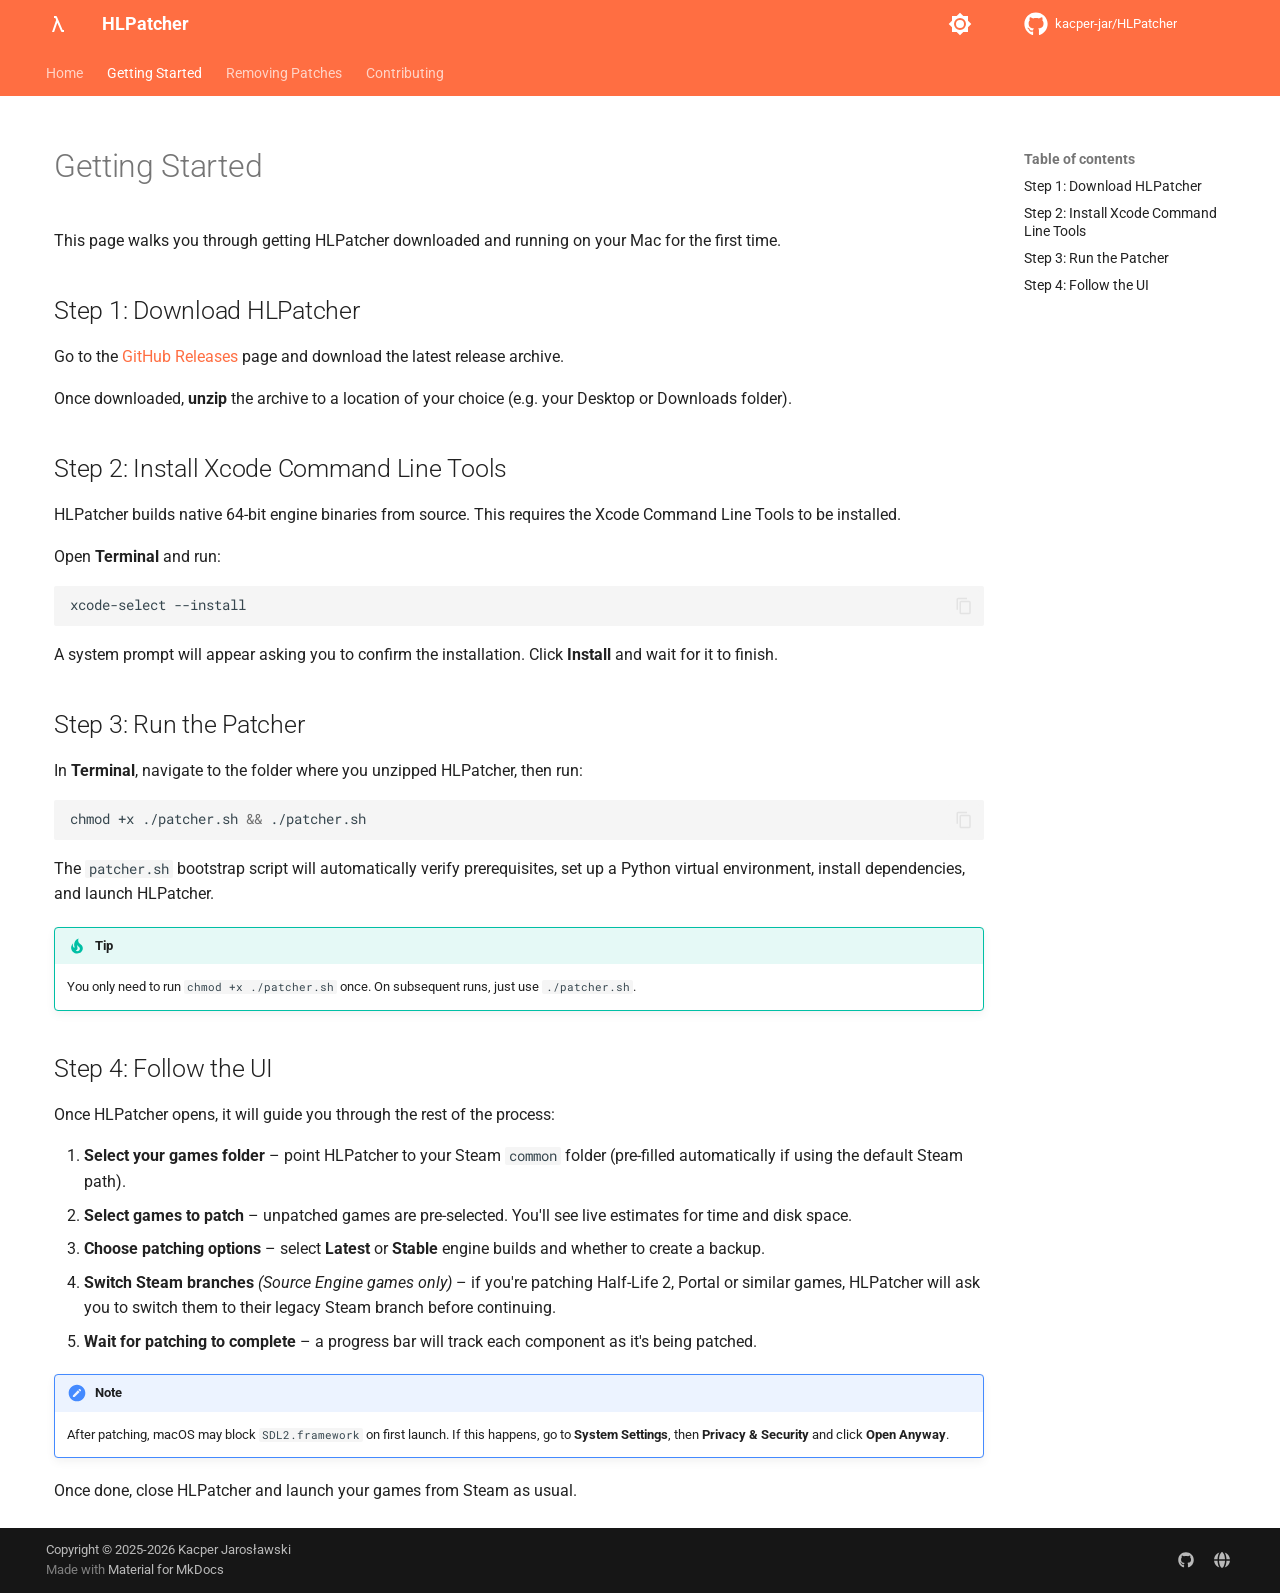
<file: getting-started/index.html>
<!doctype html>
<html lang="en" class="no-js">
  <head>
    
      <meta charset="utf-8">
      <meta name="viewport" content="width=device-width,initial-scale=1">
      
        <meta name="description" content="Download HLPatcher, install the Xcode Command Line Tools and patch Half-Life and other Valve games to run natively on your Apple Silicon Mac.">
      
      
        <meta name="author" content="Kacper Jarosławski">
      
      
        <link rel="canonical" href="https://hlpatcher.kzl21.ovh/getting-started/">
      
      
        <link rel="prev" href="..">
      
      
        <link rel="next" href="../removing-patches/">
      
      
        
      
      
      <link rel="icon" href="../assets/images/favicon.png">
      <meta name="generator" content="mkdocs-1.6.1, mkdocs-material-9.7.7">
    
    
    
      
        <title>Getting Started - HLPatcher</title>
      
    

    
      <link rel="stylesheet" href="../assets/stylesheets/main.ec1eaa64.min.css">
      
        
        <link rel="stylesheet" href="../assets/stylesheets/palette.ab4e12ef.min.css">
      
      


    
    
      
    
    
      
        
        
        <link rel="preconnect" href="https://fonts.gstatic.com" crossorigin>
        <link rel="stylesheet" href="https://fonts.googleapis.com/css?family=Roboto:300,300i,400,400i,700,700i%7CRoboto+Mono:400,400i,700,700i&display=fallback">
        <style>:root{--md-text-font:"Roboto";--md-code-font:"Roboto Mono"}</style>
      
    
    
      <link rel="stylesheet" href="../stylesheets/extra.css">
    
    <script>__md_scope=new URL("..",location),__md_hash=e=>[...e].reduce(((e,_)=>(e<<5)-e+_.charCodeAt(0)),0),__md_get=(e,_=localStorage,t=__md_scope)=>JSON.parse(_.getItem(t.pathname+"."+e)),__md_set=(e,_,t=localStorage,a=__md_scope)=>{try{t.setItem(a.pathname+"."+e,JSON.stringify(_))}catch(e){}}</script>
    
      

    
    
    <meta property="og:type" content="website">
    <meta property="og:site_name" content="HLPatcher">
    <meta property="og:title" content="Getting Started - HLPatcher">
    <meta property="og:description" content="Download HLPatcher, install the Xcode Command Line Tools and patch Half-Life and other Valve games to run natively on your Apple Silicon Mac.">
    <meta property="og:url" content="https://hlpatcher.kzl21.ovh/getting-started/">
    <meta property="og:image" content="https://hlpatcher.kzl21.ovh/imgs/index.png">
    <meta name="twitter:card" content="summary">

  </head>
  
  
    
    
      
    
    
    
    
    <body dir="ltr" data-md-color-scheme="default" data-md-color-primary="deep-orange" data-md-color-accent="deep-orange">
  
    
    <input class="md-toggle" data-md-toggle="drawer" type="checkbox" id="__drawer" autocomplete="off">
    <input class="md-toggle" data-md-toggle="search" type="checkbox" id="__search" autocomplete="off">
    <label class="md-overlay" for="__drawer"></label>
    <div data-md-component="skip">
      
        
        <a href="#step-1-download-hlpatcher" class="md-skip">
          Skip to content
        </a>
      
    </div>
    <div data-md-component="announce">
      
    </div>
    
    
      

<header class="md-header" data-md-component="header">
  <nav class="md-header__inner md-grid" aria-label="Header">
    <a href=".." title="HLPatcher" class="md-header__button md-logo" aria-label="HLPatcher" data-md-component="logo">
      
  
  <svg xmlns="http://www.w3.org/2000/svg" viewBox="0 0 24 24"><path d="m6 20 4.16-12.09L9.34 6H8V4h2c.42 0 .78.26.93.63L16.66 18H18v2h-2c-.43 0-.79-.27-.93-.64l-3.74-8.71L8.12 20z"/></svg>

    </a>
    <label class="md-header__button md-icon" for="__drawer">
      
      <svg xmlns="http://www.w3.org/2000/svg" viewBox="0 0 24 24"><path d="M3 6h18v2H3zm0 5h18v2H3zm0 5h18v2H3z"/></svg>
    </label>
    <div class="md-header__title" data-md-component="header-title">
      <div class="md-header__ellipsis">
        <div class="md-header__topic">
          <span class="md-ellipsis">
            HLPatcher
          </span>
        </div>
        <div class="md-header__topic" data-md-component="header-topic">
          <span class="md-ellipsis">
            
              Getting Started
            
          </span>
        </div>
      </div>
    </div>
    
      
        <form class="md-header__option" data-md-component="palette">
  
    
    
    
    <input class="md-option" data-md-color-media="(prefers-color-scheme: light)" data-md-color-scheme="default" data-md-color-primary="deep-orange" data-md-color-accent="deep-orange"  aria-label="Switch to dark mode"  type="radio" name="__palette" id="__palette_0">
    
      <label class="md-header__button md-icon" title="Switch to dark mode" for="__palette_1" hidden>
        <svg xmlns="http://www.w3.org/2000/svg" viewBox="0 0 24 24"><path d="M12 8a4 4 0 0 0-4 4 4 4 0 0 0 4 4 4 4 0 0 0 4-4 4 4 0 0 0-4-4m0 10a6 6 0 0 1-6-6 6 6 0 0 1 6-6 6 6 0 0 1 6 6 6 6 0 0 1-6 6m8-9.31V4h-4.69L12 .69 8.69 4H4v4.69L.69 12 4 15.31V20h4.69L12 23.31 15.31 20H20v-4.69L23.31 12z"/></svg>
      </label>
    
  
    
    
    
    <input class="md-option" data-md-color-media="(prefers-color-scheme: dark)" data-md-color-scheme="slate" data-md-color-primary="deep-orange" data-md-color-accent="deep-orange"  aria-label="Switch to light mode"  type="radio" name="__palette" id="__palette_1">
    
      <label class="md-header__button md-icon" title="Switch to light mode" for="__palette_0" hidden>
        <svg xmlns="http://www.w3.org/2000/svg" viewBox="0 0 24 24"><path d="M12 18c-.89 0-1.74-.2-2.5-.55C11.56 16.5 13 14.42 13 12s-1.44-4.5-3.5-5.45C10.26 6.2 11.11 6 12 6a6 6 0 0 1 6 6 6 6 0 0 1-6 6m8-9.31V4h-4.69L12 .69 8.69 4H4v4.69L.69 12 4 15.31V20h4.69L12 23.31 15.31 20H20v-4.69L23.31 12z"/></svg>
      </label>
    
  
</form>
      
    
    
      <script>var palette=__md_get("__palette");if(palette&&palette.color){if("(prefers-color-scheme)"===palette.color.media){var media=matchMedia("(prefers-color-scheme: light)"),input=document.querySelector(media.matches?"[data-md-color-media='(prefers-color-scheme: light)']":"[data-md-color-media='(prefers-color-scheme: dark)']");palette.color.media=input.getAttribute("data-md-color-media"),palette.color.scheme=input.getAttribute("data-md-color-scheme"),palette.color.primary=input.getAttribute("data-md-color-primary"),palette.color.accent=input.getAttribute("data-md-color-accent")}for(var[key,value]of Object.entries(palette.color))document.body.setAttribute("data-md-color-"+key,value)}</script>
    
    
    
    
      <div class="md-header__source">
        <a href="https://github.com/kacper-jar/HLPatcher" title="Go to repository" class="md-source" data-md-component="source">
  <div class="md-source__icon md-icon">
    
    <svg xmlns="http://www.w3.org/2000/svg" viewBox="0 0 512 512"><!--! Font Awesome Free 7.1.0 by @fontawesome - https://fontawesome.com License - https://fontawesome.com/license/free (Icons: CC BY 4.0, Fonts: SIL OFL 1.1, Code: MIT License) Copyright 2025 Fonticons, Inc.--><path d="M173.9 397.4c0 2-2.3 3.6-5.2 3.6-3.3.3-5.6-1.3-5.6-3.6 0-2 2.3-3.6 5.2-3.6 3-.3 5.6 1.3 5.6 3.6m-31.1-4.5c-.7 2 1.3 4.3 4.3 4.9 2.6 1 5.6 0 6.2-2s-1.3-4.3-4.3-5.2c-2.6-.7-5.5.3-6.2 2.3m44.2-1.7c-2.9.7-4.9 2.6-4.6 4.9.3 2 2.9 3.3 5.9 2.6 2.9-.7 4.9-2.6 4.6-4.6-.3-1.9-3-3.2-5.9-2.9M252.8 8C114.1 8 8 113.3 8 252c0 110.9 69.8 205.8 169.5 239.2 12.8 2.3 17.3-5.6 17.3-12.1 0-6.2-.3-40.4-.3-61.4 0 0-70 15-84.7-29.8 0 0-11.4-29.1-27.8-36.6 0 0-22.9-15.7 1.6-15.4 0 0 24.9 2 38.6 25.8 21.9 38.6 58.6 27.5 72.9 20.9 2.3-16 8.8-27.1 16-33.7-55.9-6.2-112.3-14.3-112.3-110.5 0-27.5 7.6-41.3 23.6-58.9-2.6-6.5-11.1-33.3 2.6-67.9 20.9-6.5 69 27 69 27 20-5.6 41.5-8.5 62.8-8.5s42.8 2.9 62.8 8.5c0 0 48.1-33.6 69-27 13.7 34.7 5.2 61.4 2.6 67.9 16 17.7 25.8 31.5 25.8 58.9 0 96.5-58.9 104.2-114.8 110.5 9.2 7.9 17 22.9 17 46.4 0 33.7-.3 75.4-.3 83.6 0 6.5 4.6 14.4 17.3 12.1C436.2 457.8 504 362.9 504 252 504 113.3 391.5 8 252.8 8M105.2 352.9c-1.3 1-1 3.3.7 5.2 1.6 1.6 3.9 2.3 5.2 1 1.3-1 1-3.3-.7-5.2-1.6-1.6-3.9-2.3-5.2-1m-10.8-8.1c-.7 1.3.3 2.9 2.3 3.9 1.6 1 3.6.7 4.3-.7.7-1.3-.3-2.9-2.3-3.9-2-.6-3.6-.3-4.3.7m32.4 35.6c-1.6 1.3-1 4.3 1.3 6.2 2.3 2.3 5.2 2.6 6.5 1 1.3-1.3.7-4.3-1.3-6.2-2.2-2.3-5.2-2.6-6.5-1m-11.4-14.7c-1.6 1-1.6 3.6 0 5.9s4.3 3.3 5.6 2.3c1.6-1.3 1.6-3.9 0-6.2-1.4-2.3-4-3.3-5.6-2"/></svg>
  </div>
  <div class="md-source__repository">
    kacper-jar/HLPatcher
  </div>
</a>
      </div>
    
  </nav>
  
</header>
    
    <div class="md-container" data-md-component="container">
      
      
        
          
            
<nav class="md-tabs" aria-label="Tabs" data-md-component="tabs">
  <div class="md-grid">
    <ul class="md-tabs__list">
      
        
  
  
  
  
    <li class="md-tabs__item">
      <a href=".." class="md-tabs__link">
        
  
  
    
  
  Home

      </a>
    </li>
  

      
        
  
  
  
    
  
  
    <li class="md-tabs__item md-tabs__item--active">
      <a href="./" class="md-tabs__link">
        
  
  
    
  
  Getting Started

      </a>
    </li>
  

      
        
  
  
  
  
    <li class="md-tabs__item">
      <a href="../removing-patches/" class="md-tabs__link">
        
  
  
    
  
  Removing Patches

      </a>
    </li>
  

      
        
  
  
  
  
    <li class="md-tabs__item">
      <a href="../contributing/" class="md-tabs__link">
        
  
  
    
  
  Contributing

      </a>
    </li>
  

      
    </ul>
  </div>
</nav>
          
        
      
      <main class="md-main" data-md-component="main">
        <div class="md-main__inner md-grid">
          
            
              
              <div class="md-sidebar md-sidebar--primary" data-md-component="sidebar" data-md-type="navigation" >
                <div class="md-sidebar__scrollwrap">
                  <div class="md-sidebar__inner">
                    


  


<nav class="md-nav md-nav--primary md-nav--lifted" aria-label="Navigation" data-md-level="0">
  <label class="md-nav__title" for="__drawer">
    <a href=".." title="HLPatcher" class="md-nav__button md-logo" aria-label="HLPatcher" data-md-component="logo">
      
  
  <svg xmlns="http://www.w3.org/2000/svg" viewBox="0 0 24 24"><path d="m6 20 4.16-12.09L9.34 6H8V4h2c.42 0 .78.26.93.63L16.66 18H18v2h-2c-.43 0-.79-.27-.93-.64l-3.74-8.71L8.12 20z"/></svg>

    </a>
    HLPatcher
  </label>
  
    <div class="md-nav__source">
      <a href="https://github.com/kacper-jar/HLPatcher" title="Go to repository" class="md-source" data-md-component="source">
  <div class="md-source__icon md-icon">
    
    <svg xmlns="http://www.w3.org/2000/svg" viewBox="0 0 512 512"><!--! Font Awesome Free 7.1.0 by @fontawesome - https://fontawesome.com License - https://fontawesome.com/license/free (Icons: CC BY 4.0, Fonts: SIL OFL 1.1, Code: MIT License) Copyright 2025 Fonticons, Inc.--><path d="M173.9 397.4c0 2-2.3 3.6-5.2 3.6-3.3.3-5.6-1.3-5.6-3.6 0-2 2.3-3.6 5.2-3.6 3-.3 5.6 1.3 5.6 3.6m-31.1-4.5c-.7 2 1.3 4.3 4.3 4.9 2.6 1 5.6 0 6.2-2s-1.3-4.3-4.3-5.2c-2.6-.7-5.5.3-6.2 2.3m44.2-1.7c-2.9.7-4.9 2.6-4.6 4.9.3 2 2.9 3.3 5.9 2.6 2.9-.7 4.9-2.6 4.6-4.6-.3-1.9-3-3.2-5.9-2.9M252.8 8C114.1 8 8 113.3 8 252c0 110.9 69.8 205.8 169.5 239.2 12.8 2.3 17.3-5.6 17.3-12.1 0-6.2-.3-40.4-.3-61.4 0 0-70 15-84.7-29.8 0 0-11.4-29.1-27.8-36.6 0 0-22.9-15.7 1.6-15.4 0 0 24.9 2 38.6 25.8 21.9 38.6 58.6 27.5 72.9 20.9 2.3-16 8.8-27.1 16-33.7-55.9-6.2-112.3-14.3-112.3-110.5 0-27.5 7.6-41.3 23.6-58.9-2.6-6.5-11.1-33.3 2.6-67.9 20.9-6.5 69 27 69 27 20-5.6 41.5-8.5 62.8-8.5s42.8 2.9 62.8 8.5c0 0 48.1-33.6 69-27 13.7 34.7 5.2 61.4 2.6 67.9 16 17.7 25.8 31.5 25.8 58.9 0 96.5-58.9 104.2-114.8 110.5 9.2 7.9 17 22.9 17 46.4 0 33.7-.3 75.4-.3 83.6 0 6.5 4.6 14.4 17.3 12.1C436.2 457.8 504 362.9 504 252 504 113.3 391.5 8 252.8 8M105.2 352.9c-1.3 1-1 3.3.7 5.2 1.6 1.6 3.9 2.3 5.2 1 1.3-1 1-3.3-.7-5.2-1.6-1.6-3.9-2.3-5.2-1m-10.8-8.1c-.7 1.3.3 2.9 2.3 3.9 1.6 1 3.6.7 4.3-.7.7-1.3-.3-2.9-2.3-3.9-2-.6-3.6-.3-4.3.7m32.4 35.6c-1.6 1.3-1 4.3 1.3 6.2 2.3 2.3 5.2 2.6 6.5 1 1.3-1.3.7-4.3-1.3-6.2-2.2-2.3-5.2-2.6-6.5-1m-11.4-14.7c-1.6 1-1.6 3.6 0 5.9s4.3 3.3 5.6 2.3c1.6-1.3 1.6-3.9 0-6.2-1.4-2.3-4-3.3-5.6-2"/></svg>
  </div>
  <div class="md-source__repository">
    kacper-jar/HLPatcher
  </div>
</a>
    </div>
  
  <ul class="md-nav__list" data-md-scrollfix>
    
      
      
  
  
  
  
    <li class="md-nav__item">
      <a href=".." class="md-nav__link">
        
  
  
  <span class="md-ellipsis">
    
  
    Home
  

    
  </span>
  
  

      </a>
    </li>
  

    
      
      
  
  
    
  
  
  
    <li class="md-nav__item md-nav__item--active">
      
      <input class="md-nav__toggle md-toggle" type="checkbox" id="__toc">
      
      
      
        <label class="md-nav__link md-nav__link--active" for="__toc">
          
  
  
  <span class="md-ellipsis">
    
  
    Getting Started
  

    
  </span>
  
  

          <span class="md-nav__icon md-icon"></span>
        </label>
      
      <a href="./" class="md-nav__link md-nav__link--active">
        
  
  
  <span class="md-ellipsis">
    
  
    Getting Started
  

    
  </span>
  
  

      </a>
      
        

<nav class="md-nav md-nav--secondary" aria-label="Table of contents">
  
  
  
  
    <label class="md-nav__title" for="__toc">
      <span class="md-nav__icon md-icon"></span>
      Table of contents
    </label>
    <ul class="md-nav__list" data-md-component="toc" data-md-scrollfix>
      
        <li class="md-nav__item">
  <a href="#step-1-download-hlpatcher" class="md-nav__link">
    <span class="md-ellipsis">
      
        Step 1: Download HLPatcher
      
    </span>
  </a>
  
</li>
      
        <li class="md-nav__item">
  <a href="#step-2-install-xcode-command-line-tools" class="md-nav__link">
    <span class="md-ellipsis">
      
        Step 2: Install Xcode Command Line Tools
      
    </span>
  </a>
  
</li>
      
        <li class="md-nav__item">
  <a href="#step-3-run-the-patcher" class="md-nav__link">
    <span class="md-ellipsis">
      
        Step 3: Run the Patcher
      
    </span>
  </a>
  
</li>
      
        <li class="md-nav__item">
  <a href="#step-4-follow-the-ui" class="md-nav__link">
    <span class="md-ellipsis">
      
        Step 4: Follow the UI
      
    </span>
  </a>
  
</li>
      
    </ul>
  
</nav>
      
    </li>
  

    
      
      
  
  
  
  
    <li class="md-nav__item">
      <a href="../removing-patches/" class="md-nav__link">
        
  
  
  <span class="md-ellipsis">
    
  
    Removing Patches
  

    
  </span>
  
  

      </a>
    </li>
  

    
      
      
  
  
  
  
    <li class="md-nav__item">
      <a href="../contributing/" class="md-nav__link">
        
  
  
  <span class="md-ellipsis">
    
  
    Contributing
  

    
  </span>
  
  

      </a>
    </li>
  

    
  </ul>
</nav>
                  </div>
                </div>
              </div>
            
            
              
              <div class="md-sidebar md-sidebar--secondary" data-md-component="sidebar" data-md-type="toc" >
                <div class="md-sidebar__scrollwrap">
                  <div class="md-sidebar__inner">
                    

<nav class="md-nav md-nav--secondary" aria-label="Table of contents">
  
  
  
  
    <label class="md-nav__title" for="__toc">
      <span class="md-nav__icon md-icon"></span>
      Table of contents
    </label>
    <ul class="md-nav__list" data-md-component="toc" data-md-scrollfix>
      
        <li class="md-nav__item">
  <a href="#step-1-download-hlpatcher" class="md-nav__link">
    <span class="md-ellipsis">
      
        Step 1: Download HLPatcher
      
    </span>
  </a>
  
</li>
      
        <li class="md-nav__item">
  <a href="#step-2-install-xcode-command-line-tools" class="md-nav__link">
    <span class="md-ellipsis">
      
        Step 2: Install Xcode Command Line Tools
      
    </span>
  </a>
  
</li>
      
        <li class="md-nav__item">
  <a href="#step-3-run-the-patcher" class="md-nav__link">
    <span class="md-ellipsis">
      
        Step 3: Run the Patcher
      
    </span>
  </a>
  
</li>
      
        <li class="md-nav__item">
  <a href="#step-4-follow-the-ui" class="md-nav__link">
    <span class="md-ellipsis">
      
        Step 4: Follow the UI
      
    </span>
  </a>
  
</li>
      
    </ul>
  
</nav>
                  </div>
                </div>
              </div>
            
          
          
            <div class="md-content" data-md-component="content">
              
              <article class="md-content__inner md-typeset">
                
                  


  
  


  <h1>Getting Started</h1>

<p>This page walks you through getting HLPatcher downloaded and running on your Mac for the first time.</p>
<h2 id="step-1-download-hlpatcher">Step 1: Download HLPatcher</h2>
<p>Go to the <a href="https://github.com/kacper-jar/HLPatcher/releases">GitHub Releases</a> page and download the latest release archive.</p>
<p>Once downloaded, <strong>unzip</strong> the archive to a location of your choice (e.g. your Desktop or Downloads folder).</p>
<h2 id="step-2-install-xcode-command-line-tools">Step 2: Install Xcode Command Line Tools</h2>
<p>HLPatcher builds native 64-bit engine binaries from source. This requires the Xcode Command Line Tools to be installed.</p>
<p>Open <strong>Terminal</strong> and run:</p>
<div class="language-shell highlight"><pre><span></span><code><span id="__span-0-1"><a id="__codelineno-0-1" name="__codelineno-0-1" href="#__codelineno-0-1"></a>xcode-select<span class="w"> </span>--install
</span></code></pre></div>
<p>A system prompt will appear asking you to confirm the installation. Click <strong>Install</strong> and wait for it to finish.</p>
<h2 id="step-3-run-the-patcher">Step 3: Run the Patcher</h2>
<p>In <strong>Terminal</strong>, navigate to the folder where you unzipped HLPatcher, then run:</p>
<div class="language-shell highlight"><pre><span></span><code><span id="__span-1-1"><a id="__codelineno-1-1" name="__codelineno-1-1" href="#__codelineno-1-1"></a>chmod<span class="w"> </span>+x<span class="w"> </span>./patcher.sh<span class="w"> </span><span class="o">&amp;&amp;</span><span class="w"> </span>./patcher.sh
</span></code></pre></div>
<p>The <code>patcher.sh</code> bootstrap script will automatically verify prerequisites, set up a Python virtual environment, install dependencies, and launch HLPatcher.</p>
<div class="admonition tip">
<p class="admonition-title">Tip</p>
<p>You only need to run <code>chmod +x ./patcher.sh</code> once. On subsequent runs, just use <code>./patcher.sh</code>.</p>
</div>
<h2 id="step-4-follow-the-ui">Step 4: Follow the UI</h2>
<p>Once HLPatcher opens, it will guide you through the rest of the process:</p>
<ol>
<li><strong>Select your games folder</strong> – point HLPatcher to your Steam <code>common</code> folder (pre-filled automatically if using the default Steam path).</li>
<li><strong>Select games to patch</strong> – unpatched games are pre-selected. You'll see live estimates for time and disk space.</li>
<li><strong>Choose patching options</strong> – select <strong>Latest</strong> or <strong>Stable</strong> engine builds and whether to create a backup.</li>
<li><strong>Switch Steam branches</strong> <em>(Source Engine games only)</em> – if you're patching Half-Life 2, Portal or similar games, HLPatcher will ask you to switch them to their legacy Steam branch before continuing.</li>
<li><strong>Wait for patching to complete</strong> – a progress bar will track each component as it's being patched.</li>
</ol>
<div class="admonition note">
<p class="admonition-title">Note</p>
<p>After patching, macOS may block <code>SDL2.framework</code> on first launch. If this happens, go to <strong>System Settings</strong>, then <strong>Privacy &amp; Security</strong> and click <strong>Open Anyway</strong>.</p>
</div>
<p>Once done, close HLPatcher and launch your games from Steam as usual.</p>







  
  






                
              </article>
            </div>
          
          
<script>var target=document.getElementById(location.hash.slice(1));target&&target.name&&(target.checked=target.name.startsWith("__tabbed_"))</script>
        </div>
        
          <button type="button" class="md-top md-icon" data-md-component="top" hidden>
  
  <svg xmlns="http://www.w3.org/2000/svg" viewBox="0 0 24 24"><path d="M13 20h-2V8l-5.5 5.5-1.42-1.42L12 4.16l7.92 7.92-1.42 1.42L13 8z"/></svg>
  Back to top
</button>
        
      </main>
      
        <footer class="md-footer">
  
  <div class="md-footer-meta md-typeset">
    <div class="md-footer-meta__inner md-grid">
      <div class="md-copyright">
  
    <div class="md-copyright__highlight">
      Copyright &copy; 2025-2026 Kacper Jarosławski
    </div>
  
  
    Made with
    <a href="https://squidfunk.github.io/mkdocs-material/" target="_blank" rel="noopener">
      Material for MkDocs
    </a>
  
</div>
      
        
<div class="md-social">
  
    
    
    
    
      
      
    
    <a href="https://github.com/kacper-jar/hlpatcher" target="_blank" rel="noopener" title="github.com" class="md-social__link">
      <svg xmlns="http://www.w3.org/2000/svg" viewBox="0 0 512 512"><!--! Font Awesome Free 7.1.0 by @fontawesome - https://fontawesome.com License - https://fontawesome.com/license/free (Icons: CC BY 4.0, Fonts: SIL OFL 1.1, Code: MIT License) Copyright 2025 Fonticons, Inc.--><path d="M173.9 397.4c0 2-2.3 3.6-5.2 3.6-3.3.3-5.6-1.3-5.6-3.6 0-2 2.3-3.6 5.2-3.6 3-.3 5.6 1.3 5.6 3.6m-31.1-4.5c-.7 2 1.3 4.3 4.3 4.9 2.6 1 5.6 0 6.2-2s-1.3-4.3-4.3-5.2c-2.6-.7-5.5.3-6.2 2.3m44.2-1.7c-2.9.7-4.9 2.6-4.6 4.9.3 2 2.9 3.3 5.9 2.6 2.9-.7 4.9-2.6 4.6-4.6-.3-1.9-3-3.2-5.9-2.9M252.8 8C114.1 8 8 113.3 8 252c0 110.9 69.8 205.8 169.5 239.2 12.8 2.3 17.3-5.6 17.3-12.1 0-6.2-.3-40.4-.3-61.4 0 0-70 15-84.7-29.8 0 0-11.4-29.1-27.8-36.6 0 0-22.9-15.7 1.6-15.4 0 0 24.9 2 38.6 25.8 21.9 38.6 58.6 27.5 72.9 20.9 2.3-16 8.8-27.1 16-33.7-55.9-6.2-112.3-14.3-112.3-110.5 0-27.5 7.6-41.3 23.6-58.9-2.6-6.5-11.1-33.3 2.6-67.9 20.9-6.5 69 27 69 27 20-5.6 41.5-8.5 62.8-8.5s42.8 2.9 62.8 8.5c0 0 48.1-33.6 69-27 13.7 34.7 5.2 61.4 2.6 67.9 16 17.7 25.8 31.5 25.8 58.9 0 96.5-58.9 104.2-114.8 110.5 9.2 7.9 17 22.9 17 46.4 0 33.7-.3 75.4-.3 83.6 0 6.5 4.6 14.4 17.3 12.1C436.2 457.8 504 362.9 504 252 504 113.3 391.5 8 252.8 8M105.2 352.9c-1.3 1-1 3.3.7 5.2 1.6 1.6 3.9 2.3 5.2 1 1.3-1 1-3.3-.7-5.2-1.6-1.6-3.9-2.3-5.2-1m-10.8-8.1c-.7 1.3.3 2.9 2.3 3.9 1.6 1 3.6.7 4.3-.7.7-1.3-.3-2.9-2.3-3.9-2-.6-3.6-.3-4.3.7m32.4 35.6c-1.6 1.3-1 4.3 1.3 6.2 2.3 2.3 5.2 2.6 6.5 1 1.3-1.3.7-4.3-1.3-6.2-2.2-2.3-5.2-2.6-6.5-1m-11.4-14.7c-1.6 1-1.6 3.6 0 5.9s4.3 3.3 5.6 2.3c1.6-1.3 1.6-3.9 0-6.2-1.4-2.3-4-3.3-5.6-2"/></svg>
    </a>
  
    
    
    
    
      
      
    
    <a href="https://kzl21.ovh" target="_blank" rel="noopener" title="kzl21.ovh" class="md-social__link">
      <svg xmlns="http://www.w3.org/2000/svg" viewBox="0 0 512 512"><!--! Font Awesome Free 7.1.0 by @fontawesome - https://fontawesome.com License - https://fontawesome.com/license/free (Icons: CC BY 4.0, Fonts: SIL OFL 1.1, Code: MIT License) Copyright 2025 Fonticons, Inc.--><path d="M351.9 280H161c2.9 64.5 17.2 123.9 37.5 167.4 11.4 24.5 23.7 41.8 35.1 52.4 11.2 10.5 18.9 12.2 22.9 12.2s11.7-1.7 22.9-12.2c11.4-10.6 23.7-28 35.1-52.4 20.3-43.5 34.6-102.9 37.5-167.4zm-191-48h190.9c-2.8-64.5-17.1-123.9-37.4-167.4-11.4-24.4-23.7-41.8-35.1-52.4C268.1 1.7 260.4 0 256.4 0s-11.7 1.7-22.9 12.2c-11.4 10.6-23.7 28-35.1 52.4-20.3 43.5-34.6 102.9-37.5 167.4m-48 0c3.5-85.6 25.6-165.1 57.9-217.3C78.7 47.3 10.9 131.2 1.5 232zM1.5 280c9.4 100.8 77.2 184.7 169.3 217.3-32.3-52.2-54.4-131.7-57.9-217.3zm398.4 0c-3.5 85.6-25.6 165.1-57.9 217.3 92.1-32.7 159.9-116.5 169.3-217.3zm111.4-48C501.9 131.2 434.1 47.3 342 14.7c32.3 52.2 54.4 131.7 57.9 217.3z"/></svg>
    </a>
  
</div>
      
    </div>
  </div>
</footer>
      
    </div>
    <div class="md-dialog" data-md-component="dialog">
      <div class="md-dialog__inner md-typeset"></div>
    </div>
    
    
    
      
      
      <script id="__config" type="application/json">{"annotate": null, "base": "..", "features": ["navigation.tabs", "navigation.sections", "navigation.top", "content.code.copy"], "search": "../assets/javascripts/workers/search.2c215733.min.js", "tags": null, "translations": {"clipboard.copied": "Copied to clipboard", "clipboard.copy": "Copy to clipboard", "search.result.more.one": "1 more on this page", "search.result.more.other": "# more on this page", "search.result.none": "No matching documents", "search.result.one": "1 matching document", "search.result.other": "# matching documents", "search.result.placeholder": "Type to start searching", "search.result.term.missing": "Missing", "select.version": "Select version"}, "version": null}</script>
    
    
      <script src="../assets/javascripts/bundle.d7400e89.min.js"></script>
      
        <script src="../javascripts/download-count.js"></script>
      
    
  </body>
</html>
</file>
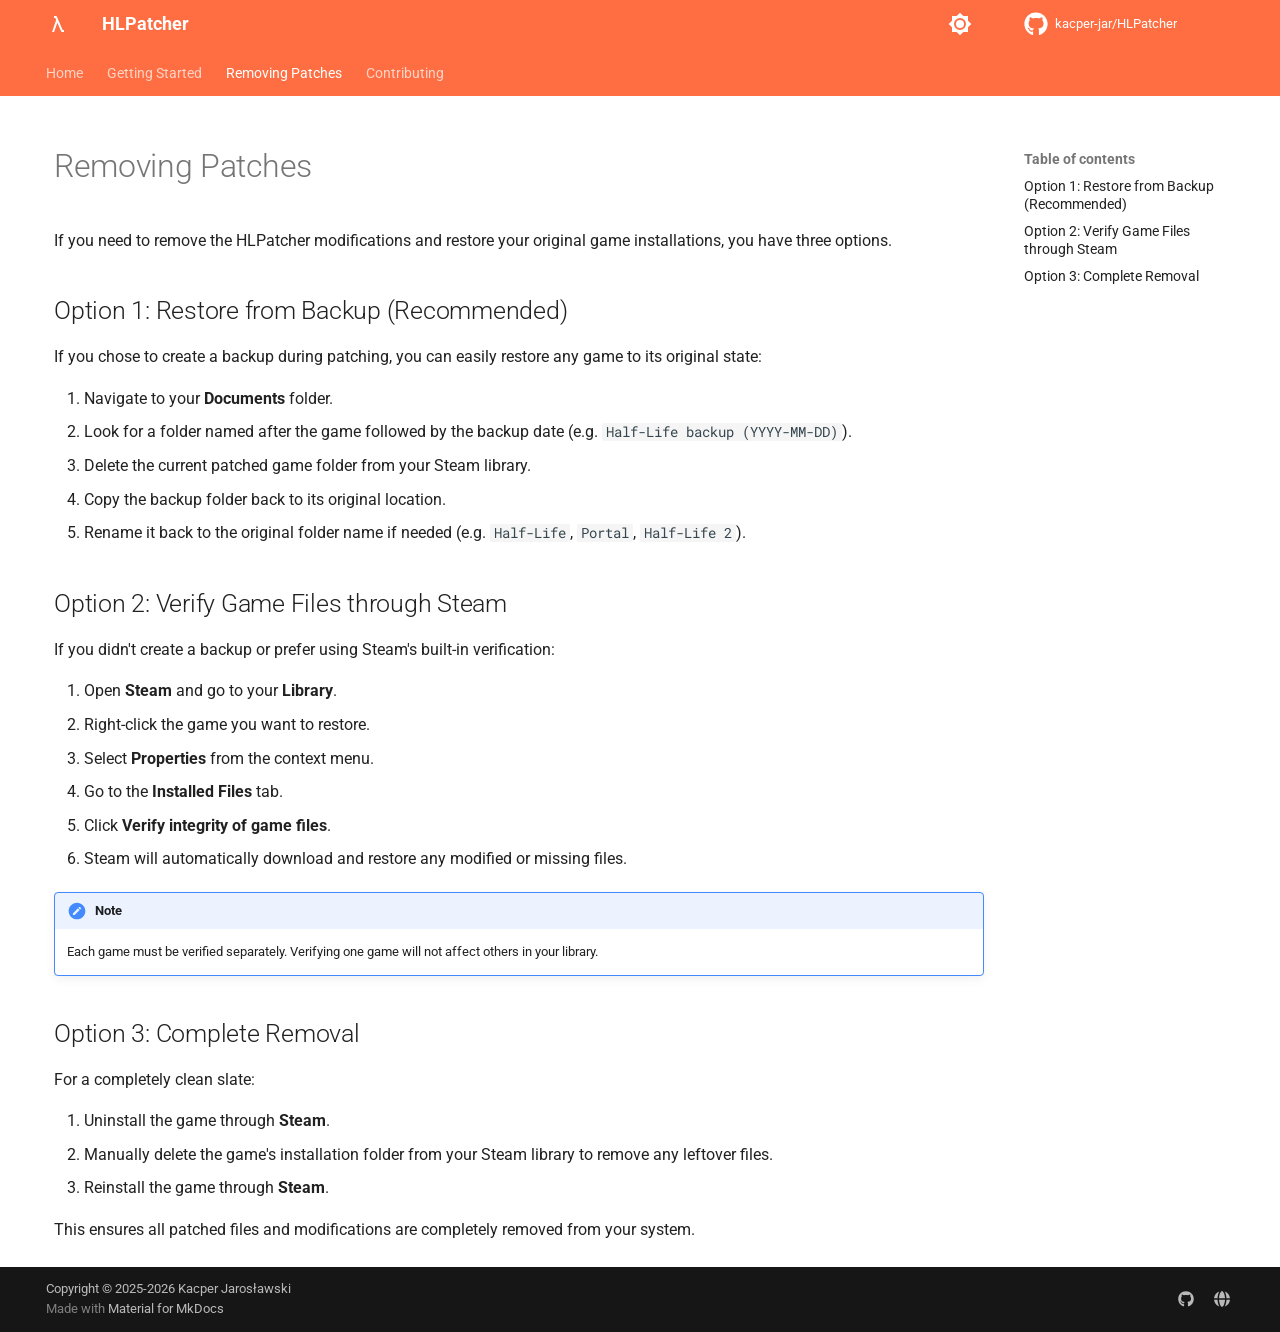
<file: removing-patches/index.html>
<!doctype html>
<html lang="en" class="no-js">
  <head>
    
      <meta charset="utf-8">
      <meta name="viewport" content="width=device-width,initial-scale=1">
      
        <meta name="description" content="Undo HLPatcher's changes by restoring a backup, verifying game files in Steam or reinstalling the game.">
      
      
        <meta name="author" content="Kacper Jarosławski">
      
      
        <link rel="canonical" href="https://hlpatcher.kzl21.ovh/removing-patches/">
      
      
        <link rel="prev" href="../getting-started/">
      
      
        <link rel="next" href="../contributing/">
      
      
        
      
      
      <link rel="icon" href="../assets/images/favicon.png">
      <meta name="generator" content="mkdocs-1.6.1, mkdocs-material-9.7.7">
    
    
    
      
        <title>Removing Patches - HLPatcher</title>
      
    

    
      <link rel="stylesheet" href="../assets/stylesheets/main.ec1eaa64.min.css">
      
        
        <link rel="stylesheet" href="../assets/stylesheets/palette.ab4e12ef.min.css">
      
      


    
    
      
    
    
      
        
        
        <link rel="preconnect" href="https://fonts.gstatic.com" crossorigin>
        <link rel="stylesheet" href="https://fonts.googleapis.com/css?family=Roboto:300,300i,400,400i,700,700i%7CRoboto+Mono:400,400i,700,700i&display=fallback">
        <style>:root{--md-text-font:"Roboto";--md-code-font:"Roboto Mono"}</style>
      
    
    
      <link rel="stylesheet" href="../stylesheets/extra.css">
    
    <script>__md_scope=new URL("..",location),__md_hash=e=>[...e].reduce(((e,_)=>(e<<5)-e+_.charCodeAt(0)),0),__md_get=(e,_=localStorage,t=__md_scope)=>JSON.parse(_.getItem(t.pathname+"."+e)),__md_set=(e,_,t=localStorage,a=__md_scope)=>{try{t.setItem(a.pathname+"."+e,JSON.stringify(_))}catch(e){}}</script>
    
      

    
    
    <meta property="og:type" content="website">
    <meta property="og:site_name" content="HLPatcher">
    <meta property="og:title" content="Removing Patches - HLPatcher">
    <meta property="og:description" content="Undo HLPatcher&#39;s changes by restoring a backup, verifying game files in Steam or reinstalling the game.">
    <meta property="og:url" content="https://hlpatcher.kzl21.ovh/removing-patches/">
    <meta property="og:image" content="https://hlpatcher.kzl21.ovh/imgs/index.png">
    <meta name="twitter:card" content="summary">

  </head>
  
  
    
    
      
    
    
    
    
    <body dir="ltr" data-md-color-scheme="default" data-md-color-primary="deep-orange" data-md-color-accent="deep-orange">
  
    
    <input class="md-toggle" data-md-toggle="drawer" type="checkbox" id="__drawer" autocomplete="off">
    <input class="md-toggle" data-md-toggle="search" type="checkbox" id="__search" autocomplete="off">
    <label class="md-overlay" for="__drawer"></label>
    <div data-md-component="skip">
      
        
        <a href="#removing-patches" class="md-skip">
          Skip to content
        </a>
      
    </div>
    <div data-md-component="announce">
      
    </div>
    
    
      

<header class="md-header" data-md-component="header">
  <nav class="md-header__inner md-grid" aria-label="Header">
    <a href=".." title="HLPatcher" class="md-header__button md-logo" aria-label="HLPatcher" data-md-component="logo">
      
  
  <svg xmlns="http://www.w3.org/2000/svg" viewBox="0 0 24 24"><path d="m6 20 4.16-12.09L9.34 6H8V4h2c.42 0 .78.26.93.63L16.66 18H18v2h-2c-.43 0-.79-.27-.93-.64l-3.74-8.71L8.12 20z"/></svg>

    </a>
    <label class="md-header__button md-icon" for="__drawer">
      
      <svg xmlns="http://www.w3.org/2000/svg" viewBox="0 0 24 24"><path d="M3 6h18v2H3zm0 5h18v2H3zm0 5h18v2H3z"/></svg>
    </label>
    <div class="md-header__title" data-md-component="header-title">
      <div class="md-header__ellipsis">
        <div class="md-header__topic">
          <span class="md-ellipsis">
            HLPatcher
          </span>
        </div>
        <div class="md-header__topic" data-md-component="header-topic">
          <span class="md-ellipsis">
            
              Removing Patches
            
          </span>
        </div>
      </div>
    </div>
    
      
        <form class="md-header__option" data-md-component="palette">
  
    
    
    
    <input class="md-option" data-md-color-media="(prefers-color-scheme: light)" data-md-color-scheme="default" data-md-color-primary="deep-orange" data-md-color-accent="deep-orange"  aria-label="Switch to dark mode"  type="radio" name="__palette" id="__palette_0">
    
      <label class="md-header__button md-icon" title="Switch to dark mode" for="__palette_1" hidden>
        <svg xmlns="http://www.w3.org/2000/svg" viewBox="0 0 24 24"><path d="M12 8a4 4 0 0 0-4 4 4 4 0 0 0 4 4 4 4 0 0 0 4-4 4 4 0 0 0-4-4m0 10a6 6 0 0 1-6-6 6 6 0 0 1 6-6 6 6 0 0 1 6 6 6 6 0 0 1-6 6m8-9.31V4h-4.69L12 .69 8.69 4H4v4.69L.69 12 4 15.31V20h4.69L12 23.31 15.31 20H20v-4.69L23.31 12z"/></svg>
      </label>
    
  
    
    
    
    <input class="md-option" data-md-color-media="(prefers-color-scheme: dark)" data-md-color-scheme="slate" data-md-color-primary="deep-orange" data-md-color-accent="deep-orange"  aria-label="Switch to light mode"  type="radio" name="__palette" id="__palette_1">
    
      <label class="md-header__button md-icon" title="Switch to light mode" for="__palette_0" hidden>
        <svg xmlns="http://www.w3.org/2000/svg" viewBox="0 0 24 24"><path d="M12 18c-.89 0-1.74-.2-2.5-.55C11.56 16.5 13 14.42 13 12s-1.44-4.5-3.5-5.45C10.26 6.2 11.11 6 12 6a6 6 0 0 1 6 6 6 6 0 0 1-6 6m8-9.31V4h-4.69L12 .69 8.69 4H4v4.69L.69 12 4 15.31V20h4.69L12 23.31 15.31 20H20v-4.69L23.31 12z"/></svg>
      </label>
    
  
</form>
      
    
    
      <script>var palette=__md_get("__palette");if(palette&&palette.color){if("(prefers-color-scheme)"===palette.color.media){var media=matchMedia("(prefers-color-scheme: light)"),input=document.querySelector(media.matches?"[data-md-color-media='(prefers-color-scheme: light)']":"[data-md-color-media='(prefers-color-scheme: dark)']");palette.color.media=input.getAttribute("data-md-color-media"),palette.color.scheme=input.getAttribute("data-md-color-scheme"),palette.color.primary=input.getAttribute("data-md-color-primary"),palette.color.accent=input.getAttribute("data-md-color-accent")}for(var[key,value]of Object.entries(palette.color))document.body.setAttribute("data-md-color-"+key,value)}</script>
    
    
    
    
      <div class="md-header__source">
        <a href="https://github.com/kacper-jar/HLPatcher" title="Go to repository" class="md-source" data-md-component="source">
  <div class="md-source__icon md-icon">
    
    <svg xmlns="http://www.w3.org/2000/svg" viewBox="0 0 512 512"><!--! Font Awesome Free 7.1.0 by @fontawesome - https://fontawesome.com License - https://fontawesome.com/license/free (Icons: CC BY 4.0, Fonts: SIL OFL 1.1, Code: MIT License) Copyright 2025 Fonticons, Inc.--><path d="M173.9 397.4c0 2-2.3 3.6-5.2 3.6-3.3.3-5.6-1.3-5.6-3.6 0-2 2.3-3.6 5.2-3.6 3-.3 5.6 1.3 5.6 3.6m-31.1-4.5c-.7 2 1.3 4.3 4.3 4.9 2.6 1 5.6 0 6.2-2s-1.3-4.3-4.3-5.2c-2.6-.7-5.5.3-6.2 2.3m44.2-1.7c-2.9.7-4.9 2.6-4.6 4.9.3 2 2.9 3.3 5.9 2.6 2.9-.7 4.9-2.6 4.6-4.6-.3-1.9-3-3.2-5.9-2.9M252.8 8C114.1 8 8 113.3 8 252c0 110.9 69.8 205.8 169.5 239.2 12.8 2.3 17.3-5.6 17.3-12.1 0-6.2-.3-40.4-.3-61.4 0 0-70 15-84.7-29.8 0 0-11.4-29.1-27.8-36.6 0 0-22.9-15.7 1.6-15.4 0 0 24.9 2 38.6 25.8 21.9 38.6 58.6 27.5 72.9 20.9 2.3-16 8.8-27.1 16-33.7-55.9-6.2-112.3-14.3-112.3-110.5 0-27.5 7.6-41.3 23.6-58.9-2.6-6.5-11.1-33.3 2.6-67.9 20.9-6.5 69 27 69 27 20-5.6 41.5-8.5 62.8-8.5s42.8 2.9 62.8 8.5c0 0 48.1-33.6 69-27 13.7 34.7 5.2 61.4 2.6 67.9 16 17.7 25.8 31.5 25.8 58.9 0 96.5-58.9 104.2-114.8 110.5 9.2 7.9 17 22.9 17 46.4 0 33.7-.3 75.4-.3 83.6 0 6.5 4.6 14.4 17.3 12.1C436.2 457.8 504 362.9 504 252 504 113.3 391.5 8 252.8 8M105.2 352.9c-1.3 1-1 3.3.7 5.2 1.6 1.6 3.9 2.3 5.2 1 1.3-1 1-3.3-.7-5.2-1.6-1.6-3.9-2.3-5.2-1m-10.8-8.1c-.7 1.3.3 2.9 2.3 3.9 1.6 1 3.6.7 4.3-.7.7-1.3-.3-2.9-2.3-3.9-2-.6-3.6-.3-4.3.7m32.4 35.6c-1.6 1.3-1 4.3 1.3 6.2 2.3 2.3 5.2 2.6 6.5 1 1.3-1.3.7-4.3-1.3-6.2-2.2-2.3-5.2-2.6-6.5-1m-11.4-14.7c-1.6 1-1.6 3.6 0 5.9s4.3 3.3 5.6 2.3c1.6-1.3 1.6-3.9 0-6.2-1.4-2.3-4-3.3-5.6-2"/></svg>
  </div>
  <div class="md-source__repository">
    kacper-jar/HLPatcher
  </div>
</a>
      </div>
    
  </nav>
  
</header>
    
    <div class="md-container" data-md-component="container">
      
      
        
          
            
<nav class="md-tabs" aria-label="Tabs" data-md-component="tabs">
  <div class="md-grid">
    <ul class="md-tabs__list">
      
        
  
  
  
  
    <li class="md-tabs__item">
      <a href=".." class="md-tabs__link">
        
  
  
    
  
  Home

      </a>
    </li>
  

      
        
  
  
  
  
    <li class="md-tabs__item">
      <a href="../getting-started/" class="md-tabs__link">
        
  
  
    
  
  Getting Started

      </a>
    </li>
  

      
        
  
  
  
    
  
  
    <li class="md-tabs__item md-tabs__item--active">
      <a href="./" class="md-tabs__link">
        
  
  
    
  
  Removing Patches

      </a>
    </li>
  

      
        
  
  
  
  
    <li class="md-tabs__item">
      <a href="../contributing/" class="md-tabs__link">
        
  
  
    
  
  Contributing

      </a>
    </li>
  

      
    </ul>
  </div>
</nav>
          
        
      
      <main class="md-main" data-md-component="main">
        <div class="md-main__inner md-grid">
          
            
              
              <div class="md-sidebar md-sidebar--primary" data-md-component="sidebar" data-md-type="navigation" >
                <div class="md-sidebar__scrollwrap">
                  <div class="md-sidebar__inner">
                    


  


<nav class="md-nav md-nav--primary md-nav--lifted" aria-label="Navigation" data-md-level="0">
  <label class="md-nav__title" for="__drawer">
    <a href=".." title="HLPatcher" class="md-nav__button md-logo" aria-label="HLPatcher" data-md-component="logo">
      
  
  <svg xmlns="http://www.w3.org/2000/svg" viewBox="0 0 24 24"><path d="m6 20 4.16-12.09L9.34 6H8V4h2c.42 0 .78.26.93.63L16.66 18H18v2h-2c-.43 0-.79-.27-.93-.64l-3.74-8.71L8.12 20z"/></svg>

    </a>
    HLPatcher
  </label>
  
    <div class="md-nav__source">
      <a href="https://github.com/kacper-jar/HLPatcher" title="Go to repository" class="md-source" data-md-component="source">
  <div class="md-source__icon md-icon">
    
    <svg xmlns="http://www.w3.org/2000/svg" viewBox="0 0 512 512"><!--! Font Awesome Free 7.1.0 by @fontawesome - https://fontawesome.com License - https://fontawesome.com/license/free (Icons: CC BY 4.0, Fonts: SIL OFL 1.1, Code: MIT License) Copyright 2025 Fonticons, Inc.--><path d="M173.9 397.4c0 2-2.3 3.6-5.2 3.6-3.3.3-5.6-1.3-5.6-3.6 0-2 2.3-3.6 5.2-3.6 3-.3 5.6 1.3 5.6 3.6m-31.1-4.5c-.7 2 1.3 4.3 4.3 4.9 2.6 1 5.6 0 6.2-2s-1.3-4.3-4.3-5.2c-2.6-.7-5.5.3-6.2 2.3m44.2-1.7c-2.9.7-4.9 2.6-4.6 4.9.3 2 2.9 3.3 5.9 2.6 2.9-.7 4.9-2.6 4.6-4.6-.3-1.9-3-3.2-5.9-2.9M252.8 8C114.1 8 8 113.3 8 252c0 110.9 69.8 205.8 169.5 239.2 12.8 2.3 17.3-5.6 17.3-12.1 0-6.2-.3-40.4-.3-61.4 0 0-70 15-84.7-29.8 0 0-11.4-29.1-27.8-36.6 0 0-22.9-15.7 1.6-15.4 0 0 24.9 2 38.6 25.8 21.9 38.6 58.6 27.5 72.9 20.9 2.3-16 8.8-27.1 16-33.7-55.9-6.2-112.3-14.3-112.3-110.5 0-27.5 7.6-41.3 23.6-58.9-2.6-6.5-11.1-33.3 2.6-67.9 20.9-6.5 69 27 69 27 20-5.6 41.5-8.5 62.8-8.5s42.8 2.9 62.8 8.5c0 0 48.1-33.6 69-27 13.7 34.7 5.2 61.4 2.6 67.9 16 17.7 25.8 31.5 25.8 58.9 0 96.5-58.9 104.2-114.8 110.5 9.2 7.9 17 22.9 17 46.4 0 33.7-.3 75.4-.3 83.6 0 6.5 4.6 14.4 17.3 12.1C436.2 457.8 504 362.9 504 252 504 113.3 391.5 8 252.8 8M105.2 352.9c-1.3 1-1 3.3.7 5.2 1.6 1.6 3.9 2.3 5.2 1 1.3-1 1-3.3-.7-5.2-1.6-1.6-3.9-2.3-5.2-1m-10.8-8.1c-.7 1.3.3 2.9 2.3 3.9 1.6 1 3.6.7 4.3-.7.7-1.3-.3-2.9-2.3-3.9-2-.6-3.6-.3-4.3.7m32.4 35.6c-1.6 1.3-1 4.3 1.3 6.2 2.3 2.3 5.2 2.6 6.5 1 1.3-1.3.7-4.3-1.3-6.2-2.2-2.3-5.2-2.6-6.5-1m-11.4-14.7c-1.6 1-1.6 3.6 0 5.9s4.3 3.3 5.6 2.3c1.6-1.3 1.6-3.9 0-6.2-1.4-2.3-4-3.3-5.6-2"/></svg>
  </div>
  <div class="md-source__repository">
    kacper-jar/HLPatcher
  </div>
</a>
    </div>
  
  <ul class="md-nav__list" data-md-scrollfix>
    
      
      
  
  
  
  
    <li class="md-nav__item">
      <a href=".." class="md-nav__link">
        
  
  
  <span class="md-ellipsis">
    
  
    Home
  

    
  </span>
  
  

      </a>
    </li>
  

    
      
      
  
  
  
  
    <li class="md-nav__item">
      <a href="../getting-started/" class="md-nav__link">
        
  
  
  <span class="md-ellipsis">
    
  
    Getting Started
  

    
  </span>
  
  

      </a>
    </li>
  

    
      
      
  
  
    
  
  
  
    <li class="md-nav__item md-nav__item--active">
      
      <input class="md-nav__toggle md-toggle" type="checkbox" id="__toc">
      
      
        
      
      
        <label class="md-nav__link md-nav__link--active" for="__toc">
          
  
  
  <span class="md-ellipsis">
    
  
    Removing Patches
  

    
  </span>
  
  

          <span class="md-nav__icon md-icon"></span>
        </label>
      
      <a href="./" class="md-nav__link md-nav__link--active">
        
  
  
  <span class="md-ellipsis">
    
  
    Removing Patches
  

    
  </span>
  
  

      </a>
      
        

<nav class="md-nav md-nav--secondary" aria-label="Table of contents">
  
  
  
    
  
  
    <label class="md-nav__title" for="__toc">
      <span class="md-nav__icon md-icon"></span>
      Table of contents
    </label>
    <ul class="md-nav__list" data-md-component="toc" data-md-scrollfix>
      
        <li class="md-nav__item">
  <a href="#option-1-restore-from-backup-recommended" class="md-nav__link">
    <span class="md-ellipsis">
      
        Option 1: Restore from Backup (Recommended)
      
    </span>
  </a>
  
</li>
      
        <li class="md-nav__item">
  <a href="#option-2-verify-game-files-through-steam" class="md-nav__link">
    <span class="md-ellipsis">
      
        Option 2: Verify Game Files through Steam
      
    </span>
  </a>
  
</li>
      
        <li class="md-nav__item">
  <a href="#option-3-complete-removal" class="md-nav__link">
    <span class="md-ellipsis">
      
        Option 3: Complete Removal
      
    </span>
  </a>
  
</li>
      
    </ul>
  
</nav>
      
    </li>
  

    
      
      
  
  
  
  
    <li class="md-nav__item">
      <a href="../contributing/" class="md-nav__link">
        
  
  
  <span class="md-ellipsis">
    
  
    Contributing
  

    
  </span>
  
  

      </a>
    </li>
  

    
  </ul>
</nav>
                  </div>
                </div>
              </div>
            
            
              
              <div class="md-sidebar md-sidebar--secondary" data-md-component="sidebar" data-md-type="toc" >
                <div class="md-sidebar__scrollwrap">
                  <div class="md-sidebar__inner">
                    

<nav class="md-nav md-nav--secondary" aria-label="Table of contents">
  
  
  
    
  
  
    <label class="md-nav__title" for="__toc">
      <span class="md-nav__icon md-icon"></span>
      Table of contents
    </label>
    <ul class="md-nav__list" data-md-component="toc" data-md-scrollfix>
      
        <li class="md-nav__item">
  <a href="#option-1-restore-from-backup-recommended" class="md-nav__link">
    <span class="md-ellipsis">
      
        Option 1: Restore from Backup (Recommended)
      
    </span>
  </a>
  
</li>
      
        <li class="md-nav__item">
  <a href="#option-2-verify-game-files-through-steam" class="md-nav__link">
    <span class="md-ellipsis">
      
        Option 2: Verify Game Files through Steam
      
    </span>
  </a>
  
</li>
      
        <li class="md-nav__item">
  <a href="#option-3-complete-removal" class="md-nav__link">
    <span class="md-ellipsis">
      
        Option 3: Complete Removal
      
    </span>
  </a>
  
</li>
      
    </ul>
  
</nav>
                  </div>
                </div>
              </div>
            
          
          
            <div class="md-content" data-md-component="content">
              
              <article class="md-content__inner md-typeset">
                
                  


  
  


<h1 id="removing-patches">Removing Patches</h1>
<p>If you need to remove the HLPatcher modifications and restore your original game installations, you have three options.</p>
<h2 id="option-1-restore-from-backup-recommended">Option 1: Restore from Backup (Recommended)</h2>
<p>If you chose to create a backup during patching, you can easily restore any game to its original state:</p>
<ol>
<li>Navigate to your <strong>Documents</strong> folder.</li>
<li>Look for a folder named after the game followed by the backup date (e.g. <code>Half-Life backup (YYYY-MM-DD)</code>).</li>
<li>Delete the current patched game folder from your Steam library.</li>
<li>Copy the backup folder back to its original location.</li>
<li>Rename it back to the original folder name if needed (e.g. <code>Half-Life</code>, <code>Portal</code>, <code>Half-Life 2</code>).</li>
</ol>
<h2 id="option-2-verify-game-files-through-steam">Option 2: Verify Game Files through Steam</h2>
<p>If you didn't create a backup or prefer using Steam's built-in verification:</p>
<ol>
<li>Open <strong>Steam</strong> and go to your <strong>Library</strong>.</li>
<li>Right-click the game you want to restore.</li>
<li>Select <strong>Properties</strong> from the context menu.</li>
<li>Go to the <strong>Installed Files</strong> tab.</li>
<li>Click <strong>Verify integrity of game files</strong>.</li>
<li>Steam will automatically download and restore any modified or missing files.</li>
</ol>
<div class="admonition note">
<p class="admonition-title">Note</p>
<p>Each game must be verified separately. Verifying one game will not affect others in your library.</p>
</div>
<h2 id="option-3-complete-removal">Option 3: Complete Removal</h2>
<p>For a completely clean slate:</p>
<ol>
<li>Uninstall the game through <strong>Steam</strong>.</li>
<li>Manually delete the game's installation folder from your Steam library to remove any leftover files.</li>
<li>Reinstall the game through <strong>Steam</strong>.</li>
</ol>
<p>This ensures all patched files and modifications are completely removed from your system.</p>







  
  






                
              </article>
            </div>
          
          
<script>var target=document.getElementById(location.hash.slice(1));target&&target.name&&(target.checked=target.name.startsWith("__tabbed_"))</script>
        </div>
        
          <button type="button" class="md-top md-icon" data-md-component="top" hidden>
  
  <svg xmlns="http://www.w3.org/2000/svg" viewBox="0 0 24 24"><path d="M13 20h-2V8l-5.5 5.5-1.42-1.42L12 4.16l7.92 7.92-1.42 1.42L13 8z"/></svg>
  Back to top
</button>
        
      </main>
      
        <footer class="md-footer">
  
  <div class="md-footer-meta md-typeset">
    <div class="md-footer-meta__inner md-grid">
      <div class="md-copyright">
  
    <div class="md-copyright__highlight">
      Copyright &copy; 2025-2026 Kacper Jarosławski
    </div>
  
  
    Made with
    <a href="https://squidfunk.github.io/mkdocs-material/" target="_blank" rel="noopener">
      Material for MkDocs
    </a>
  
</div>
      
        
<div class="md-social">
  
    
    
    
    
      
      
    
    <a href="https://github.com/kacper-jar/hlpatcher" target="_blank" rel="noopener" title="github.com" class="md-social__link">
      <svg xmlns="http://www.w3.org/2000/svg" viewBox="0 0 512 512"><!--! Font Awesome Free 7.1.0 by @fontawesome - https://fontawesome.com License - https://fontawesome.com/license/free (Icons: CC BY 4.0, Fonts: SIL OFL 1.1, Code: MIT License) Copyright 2025 Fonticons, Inc.--><path d="M173.9 397.4c0 2-2.3 3.6-5.2 3.6-3.3.3-5.6-1.3-5.6-3.6 0-2 2.3-3.6 5.2-3.6 3-.3 5.6 1.3 5.6 3.6m-31.1-4.5c-.7 2 1.3 4.3 4.3 4.9 2.6 1 5.6 0 6.2-2s-1.3-4.3-4.3-5.2c-2.6-.7-5.5.3-6.2 2.3m44.2-1.7c-2.9.7-4.9 2.6-4.6 4.9.3 2 2.9 3.3 5.9 2.6 2.9-.7 4.9-2.6 4.6-4.6-.3-1.9-3-3.2-5.9-2.9M252.8 8C114.1 8 8 113.3 8 252c0 110.9 69.8 205.8 169.5 239.2 12.8 2.3 17.3-5.6 17.3-12.1 0-6.2-.3-40.4-.3-61.4 0 0-70 15-84.7-29.8 0 0-11.4-29.1-27.8-36.6 0 0-22.9-15.7 1.6-15.4 0 0 24.9 2 38.6 25.8 21.9 38.6 58.6 27.5 72.9 20.9 2.3-16 8.8-27.1 16-33.7-55.9-6.2-112.3-14.3-112.3-110.5 0-27.5 7.6-41.3 23.6-58.9-2.6-6.5-11.1-33.3 2.6-67.9 20.9-6.5 69 27 69 27 20-5.6 41.5-8.5 62.8-8.5s42.8 2.9 62.8 8.5c0 0 48.1-33.6 69-27 13.7 34.7 5.2 61.4 2.6 67.9 16 17.7 25.8 31.5 25.8 58.9 0 96.5-58.9 104.2-114.8 110.5 9.2 7.9 17 22.9 17 46.4 0 33.7-.3 75.4-.3 83.6 0 6.5 4.6 14.4 17.3 12.1C436.2 457.8 504 362.9 504 252 504 113.3 391.5 8 252.8 8M105.2 352.9c-1.3 1-1 3.3.7 5.2 1.6 1.6 3.9 2.3 5.2 1 1.3-1 1-3.3-.7-5.2-1.6-1.6-3.9-2.3-5.2-1m-10.8-8.1c-.7 1.3.3 2.9 2.3 3.9 1.6 1 3.6.7 4.3-.7.7-1.3-.3-2.9-2.3-3.9-2-.6-3.6-.3-4.3.7m32.4 35.6c-1.6 1.3-1 4.3 1.3 6.2 2.3 2.3 5.2 2.6 6.5 1 1.3-1.3.7-4.3-1.3-6.2-2.2-2.3-5.2-2.6-6.5-1m-11.4-14.7c-1.6 1-1.6 3.6 0 5.9s4.3 3.3 5.6 2.3c1.6-1.3 1.6-3.9 0-6.2-1.4-2.3-4-3.3-5.6-2"/></svg>
    </a>
  
    
    
    
    
      
      
    
    <a href="https://kzl21.ovh" target="_blank" rel="noopener" title="kzl21.ovh" class="md-social__link">
      <svg xmlns="http://www.w3.org/2000/svg" viewBox="0 0 512 512"><!--! Font Awesome Free 7.1.0 by @fontawesome - https://fontawesome.com License - https://fontawesome.com/license/free (Icons: CC BY 4.0, Fonts: SIL OFL 1.1, Code: MIT License) Copyright 2025 Fonticons, Inc.--><path d="M351.9 280H161c2.9 64.5 17.2 123.9 37.5 167.4 11.4 24.5 23.7 41.8 35.1 52.4 11.2 10.5 18.9 12.2 22.9 12.2s11.7-1.7 22.9-12.2c11.4-10.6 23.7-28 35.1-52.4 20.3-43.5 34.6-102.9 37.5-167.4zm-191-48h190.9c-2.8-64.5-17.1-123.9-37.4-167.4-11.4-24.4-23.7-41.8-35.1-52.4C268.1 1.7 260.4 0 256.4 0s-11.7 1.7-22.9 12.2c-11.4 10.6-23.7 28-35.1 52.4-20.3 43.5-34.6 102.9-37.5 167.4m-48 0c3.5-85.6 25.6-165.1 57.9-217.3C78.7 47.3 10.9 131.2 1.5 232zM1.5 280c9.4 100.8 77.2 184.7 169.3 217.3-32.3-52.2-54.4-131.7-57.9-217.3zm398.4 0c-3.5 85.6-25.6 165.1-57.9 217.3 92.1-32.7 159.9-116.5 169.3-217.3zm111.4-48C501.9 131.2 434.1 47.3 342 14.7c32.3 52.2 54.4 131.7 57.9 217.3z"/></svg>
    </a>
  
</div>
      
    </div>
  </div>
</footer>
      
    </div>
    <div class="md-dialog" data-md-component="dialog">
      <div class="md-dialog__inner md-typeset"></div>
    </div>
    
    
    
      
      
      <script id="__config" type="application/json">{"annotate": null, "base": "..", "features": ["navigation.tabs", "navigation.sections", "navigation.top", "content.code.copy"], "search": "../assets/javascripts/workers/search.2c215733.min.js", "tags": null, "translations": {"clipboard.copied": "Copied to clipboard", "clipboard.copy": "Copy to clipboard", "search.result.more.one": "1 more on this page", "search.result.more.other": "# more on this page", "search.result.none": "No matching documents", "search.result.one": "1 matching document", "search.result.other": "# matching documents", "search.result.placeholder": "Type to start searching", "search.result.term.missing": "Missing", "select.version": "Select version"}, "version": null}</script>
    
    
      <script src="../assets/javascripts/bundle.d7400e89.min.js"></script>
      
        <script src="../javascripts/download-count.js"></script>
      
    
  </body>
</html>
</file>
<file: stylesheets/extra.css>
.md-sidebar--primary { display: none; }

.md-typeset .download-count {
  min-height: 1.6em;
  margin-top: -0.5em;
  font-size: 0.7rem;
  color: var(--md-default-fg-color--light);
}
</file>
<file: assets/stylesheets/main.ec1eaa64.min.css>
@charset "UTF-8";html{-webkit-text-size-adjust:none;-moz-text-size-adjust:none;text-size-adjust:none;box-sizing:border-box}*,:after,:before{box-sizing:inherit}@media (prefers-reduced-motion){*,:after,:before{transition:none!important}}body{margin:0}a,button,input,label{-webkit-tap-highlight-color:transparent}a{color:inherit;text-decoration:none}hr{border:0;box-sizing:initial;display:block;height:.05rem;overflow:visible;padding:0}small{font-size:80%}sub,sup{line-height:1em}img{border-style:none}table{border-collapse:initial;border-spacing:0}td,th{font-weight:400;vertical-align:top}button{background:#0000;border:0;font-family:inherit;font-size:inherit;margin:0;padding:0}input{border:0;outline:none}:root{--md-primary-fg-color:#4051b5;--md-primary-fg-color--light:#5d6cc0;--md-primary-fg-color--dark:#303fa1;--md-primary-bg-color:#fff;--md-primary-bg-color--light:#ffffffb3;--md-accent-fg-color:#526cfe;--md-accent-fg-color--transparent:#526cfe1a;--md-accent-bg-color:#fff;--md-accent-bg-color--light:#ffffffb3}[data-md-color-scheme=default]{color-scheme:light}[data-md-color-scheme=default] img[src$="#gh-dark-mode-only"],[data-md-color-scheme=default] img[src$="#only-dark"]{display:none}:root,[data-md-color-scheme=default]{--md-hue:225deg;--md-default-fg-color:#000000de;--md-default-fg-color--light:#0000008a;--md-default-fg-color--lighter:#00000052;--md-default-fg-color--lightest:#00000012;--md-default-bg-color:#fff;--md-default-bg-color--light:#ffffffb3;--md-default-bg-color--lighter:#ffffff4d;--md-default-bg-color--lightest:#ffffff1f;--md-code-fg-color:#36464e;--md-code-bg-color:#f5f5f5;--md-code-bg-color--light:#f5f5f5b3;--md-code-bg-color--lighter:#f5f5f54d;--md-code-hl-color:#4287ff;--md-code-hl-color--light:#4287ff1a;--md-code-hl-number-color:#d52a2a;--md-code-hl-special-color:#db1457;--md-code-hl-function-color:#a846b9;--md-code-hl-constant-color:#6e59d9;--md-code-hl-keyword-color:#3f6ec6;--md-code-hl-string-color:#1c7d4d;--md-code-hl-name-color:var(--md-code-fg-color);--md-code-hl-operator-color:var(--md-default-fg-color--light);--md-code-hl-punctuation-color:var(--md-default-fg-color--light);--md-code-hl-comment-color:var(--md-default-fg-color--light);--md-code-hl-generic-color:var(--md-default-fg-color--light);--md-code-hl-variable-color:var(--md-default-fg-color--light);--md-typeset-color:var(--md-default-fg-color);--md-typeset-a-color:var(--md-primary-fg-color);--md-typeset-del-color:#f5503d26;--md-typeset-ins-color:#0bd57026;--md-typeset-kbd-color:#fafafa;--md-typeset-kbd-accent-color:#fff;--md-typeset-kbd-border-color:#b8b8b8;--md-typeset-mark-color:#ffff0080;--md-typeset-table-color:#0000001f;--md-typeset-table-color--light:rgba(0,0,0,.035);--md-admonition-fg-color:var(--md-default-fg-color);--md-admonition-bg-color:var(--md-default-bg-color);--md-warning-fg-color:#000000de;--md-warning-bg-color:#ff9;--md-footer-fg-color:#fff;--md-footer-fg-color--light:#ffffffb3;--md-footer-fg-color--lighter:#ffffff73;--md-footer-bg-color:#000000de;--md-footer-bg-color--dark:#00000052;--md-shadow-z1:0 0.2rem 0.5rem #0000000d,0 0 0.05rem #0000001a;--md-shadow-z2:0 0.2rem 0.5rem #0000001a,0 0 0.05rem #00000040;--md-shadow-z3:0 0.2rem 0.5rem #0003,0 0 0.05rem #00000059}.md-icon svg{fill:currentcolor;display:block;height:1.2rem;width:1.2rem}body{-webkit-font-smoothing:antialiased;-moz-osx-font-smoothing:grayscale;--md-text-font-family:var(--md-text-font,_),-apple-system,BlinkMacSystemFont,Helvetica,Arial,sans-serif;--md-code-font-family:var(--md-code-font,_),SFMono-Regular,Consolas,Menlo,monospace}aside,body,input{font-feature-settings:"kern","liga";color:var(--md-typeset-color);font-family:var(--md-text-font-family)}code,kbd,pre{font-feature-settings:"kern";font-family:var(--md-code-font-family)}:root{--md-typeset-table-sort-icon:url('data:image/svg+xml;charset=utf-8,<svg xmlns="http://www.w3.org/2000/svg" viewBox="0 0 24 24"><path d="m18 21-4-4h3V7h-3l4-4 4 4h-3v10h3M2 19v-2h10v2M2 13v-2h7v2M2 7V5h4v2z"/></svg>');--md-typeset-table-sort-icon--asc:url('data:image/svg+xml;charset=utf-8,<svg xmlns="http://www.w3.org/2000/svg" viewBox="0 0 24 24"><path d="M19 17h3l-4 4-4-4h3V3h2M2 17h10v2H2M6 5v2H2V5m0 6h7v2H2z"/></svg>');--md-typeset-table-sort-icon--desc:url('data:image/svg+xml;charset=utf-8,<svg xmlns="http://www.w3.org/2000/svg" viewBox="0 0 24 24"><path d="M19 7h3l-4-4-4 4h3v14h2M2 17h10v2H2M6 5v2H2V5m0 6h7v2H2z"/></svg>')}.md-typeset{-webkit-print-color-adjust:exact;color-adjust:exact;font-size:.8rem;line-height:1.6;overflow-wrap:break-word}@media print{.md-typeset{font-size:.68rem}}.md-typeset blockquote,.md-typeset dl,.md-typeset figure,.md-typeset ol,.md-typeset pre,.md-typeset ul{margin-bottom:1em;margin-top:1em}.md-typeset h1{color:var(--md-default-fg-color--light);font-size:2em;line-height:1.3;margin:0 0 1.25em}.md-typeset h1,.md-typeset h2{font-weight:300;letter-spacing:-.01em}.md-typeset h2{font-size:1.5625em;line-height:1.4;margin:1.6em 0 .64em}.md-typeset h3{font-size:1.25em;font-weight:400;letter-spacing:-.01em;line-height:1.5;margin:1.6em 0 .8em}.md-typeset h2+h3{margin-top:.8em}.md-typeset h4{font-weight:700;letter-spacing:-.01em;margin:1em 0}.md-typeset h5,.md-typeset h6{color:var(--md-default-fg-color--light);font-size:.8em;font-weight:700;letter-spacing:-.01em;margin:1.25em 0}.md-typeset h5{text-transform:uppercase}.md-typeset h5 code{text-transform:none}.md-typeset hr{border-bottom:.05rem solid var(--md-default-fg-color--lightest);display:flow-root;margin:1.5em 0}.md-typeset a{color:var(--md-typeset-a-color);word-break:break-word}.md-typeset a,.md-typeset a:before{transition:color 125ms}.md-typeset a:focus,.md-typeset a:hover{color:var(--md-accent-fg-color)}.md-typeset a:focus code,.md-typeset a:hover code{background-color:var(--md-accent-fg-color--transparent);color:var(--md-accent-fg-color)}.md-typeset a code{color:var(--md-typeset-a-color)}.md-typeset a.focus-visible{outline-color:var(--md-accent-fg-color);outline-offset:.2rem}.md-typeset code,.md-typeset kbd,.md-typeset pre{color:var(--md-code-fg-color);direction:ltr;font-variant-ligatures:none;transition:background-color 125ms}@media print{.md-typeset code,.md-typeset kbd,.md-typeset pre{white-space:pre-wrap}}.md-typeset code{background-color:var(--md-code-bg-color);border-radius:.1rem;-webkit-box-decoration-break:clone;box-decoration-break:clone;font-size:.85em;padding:0 .2941176471em;transition:color 125ms,background-color 125ms;word-break:break-word}.md-typeset code:not(.focus-visible){-webkit-tap-highlight-color:transparent;outline:none}.md-typeset pre{display:flow-root;line-height:1.4;position:relative}.md-typeset pre>code{-webkit-box-decoration-break:slice;box-decoration-break:slice;box-shadow:none;display:block;margin:0;outline-color:var(--md-accent-fg-color);overflow:auto;padding:.7720588235em 1.1764705882em;scrollbar-color:var(--md-default-fg-color--lighter) #0000;scrollbar-width:thin;touch-action:auto;word-break:normal}.md-typeset pre>code:hover{scrollbar-color:var(--md-accent-fg-color) #0000}.md-typeset pre>code::-webkit-scrollbar{height:.2rem;width:.2rem}.md-typeset pre>code::-webkit-scrollbar-thumb{background-color:var(--md-default-fg-color--lighter)}.md-typeset pre>code::-webkit-scrollbar-thumb:hover{background-color:var(--md-accent-fg-color)}.md-typeset kbd{background-color:var(--md-typeset-kbd-color);border-radius:.1rem;box-shadow:0 .1rem 0 .05rem var(--md-typeset-kbd-border-color),0 .1rem 0 var(--md-typeset-kbd-border-color),0 -.1rem .2rem var(--md-typeset-kbd-accent-color) inset;color:var(--md-default-fg-color);display:inline-block;font-size:.75em;padding:0 .6666666667em;vertical-align:text-top;word-break:break-word}.md-typeset mark{background-color:var(--md-typeset-mark-color);-webkit-box-decoration-break:clone;box-decoration-break:clone;color:inherit;word-break:break-word}.md-typeset abbr{cursor:help;text-decoration:none}.md-typeset [data-preview],.md-typeset abbr{border-bottom:.05rem dotted var(--md-default-fg-color--light)}.md-typeset small{opacity:.75}[dir=ltr] .md-typeset sub,[dir=ltr] .md-typeset sup{margin-left:.078125em}[dir=rtl] .md-typeset sub,[dir=rtl] .md-typeset sup{margin-right:.078125em}[dir=ltr] .md-typeset blockquote{padding-left:.6rem}[dir=rtl] .md-typeset blockquote{padding-right:.6rem}[dir=ltr] .md-typeset blockquote{border-left:.2rem solid var(--md-default-fg-color--lighter)}[dir=rtl] .md-typeset blockquote{border-right:.2rem solid var(--md-default-fg-color--lighter)}.md-typeset blockquote{color:var(--md-default-fg-color--light);margin-left:0;margin-right:0}.md-typeset ul{list-style-type:disc}.md-typeset ul[type]{list-style-type:revert-layer}[dir=ltr] .md-typeset ol,[dir=ltr] .md-typeset ul{margin-left:.625em}[dir=rtl] .md-typeset ol,[dir=rtl] .md-typeset ul{margin-right:.625em}.md-typeset ol,.md-typeset ul{padding:0}.md-typeset ol:not([hidden]),.md-typeset ul:not([hidden]){display:flow-root}.md-typeset ol ol,.md-typeset ul ol{list-style-type:lower-alpha}.md-typeset ol ol ol,.md-typeset ul ol ol{list-style-type:lower-roman}.md-typeset ol ol ol ol,.md-typeset ul ol ol ol{list-style-type:upper-alpha}.md-typeset ol ol ol ol ol,.md-typeset ul ol ol ol ol{list-style-type:upper-roman}.md-typeset ol[type],.md-typeset ul[type]{list-style-type:revert-layer}[dir=ltr] .md-typeset ol li,[dir=ltr] .md-typeset ul li{margin-left:1.25em}[dir=rtl] .md-typeset ol li,[dir=rtl] .md-typeset ul li{margin-right:1.25em}.md-typeset ol li,.md-typeset ul li{margin-bottom:.5em}.md-typeset ol li blockquote,.md-typeset ol li p,.md-typeset ul li blockquote,.md-typeset ul li p{margin:.5em 0}.md-typeset ol li:last-child,.md-typeset ul li:last-child{margin-bottom:0}[dir=ltr] .md-typeset ol li ol,[dir=ltr] .md-typeset ol li ul,[dir=ltr] .md-typeset ul li ol,[dir=ltr] .md-typeset ul li ul{margin-left:.625em}[dir=rtl] .md-typeset ol li ol,[dir=rtl] .md-typeset ol li ul,[dir=rtl] .md-typeset ul li ol,[dir=rtl] .md-typeset ul li ul{margin-right:.625em}.md-typeset ol li ol,.md-typeset ol li ul,.md-typeset ul li ol,.md-typeset ul li ul{margin-bottom:.5em;margin-top:.5em}[dir=ltr] .md-typeset dd{margin-left:1.875em}[dir=rtl] .md-typeset dd{margin-right:1.875em}.md-typeset dd{margin-bottom:1.5em;margin-top:1em}.md-typeset img,.md-typeset svg,.md-typeset video{height:auto;max-width:100%}.md-typeset img[align=left]{margin:1em 1em 1em 0}.md-typeset img[align=right]{margin:1em 0 1em 1em}.md-typeset img[align]:only-child{margin-top:0}.md-typeset figure{display:flow-root;margin:1em auto;max-width:100%;text-align:center;width:fit-content}.md-typeset figure img{display:block;margin:0 auto}.md-typeset figcaption{font-style:italic;margin:1em auto;max-width:24rem}.md-typeset iframe{max-width:100%}.md-typeset table:not([class]){background-color:var(--md-default-bg-color);border:.05rem solid var(--md-typeset-table-color);border-radius:.1rem;display:inline-block;font-size:.64rem;max-width:100%;overflow:auto;touch-action:auto}@media print{.md-typeset table:not([class]){display:table}}.md-typeset table:not([class])+*{margin-top:1.5em}.md-typeset table:not([class]) td>:first-child,.md-typeset table:not([class]) th>:first-child{margin-top:0}.md-typeset table:not([class]) td>:last-child,.md-typeset table:not([class]) th>:last-child{margin-bottom:0}.md-typeset table:not([class]) td:not([align]),.md-typeset table:not([class]) th:not([align]){text-align:left}[dir=rtl] .md-typeset table:not([class]) td:not([align]),[dir=rtl] .md-typeset table:not([class]) th:not([align]){text-align:right}.md-typeset table:not([class]) th{font-weight:700;min-width:5rem;padding:.9375em 1.25em;vertical-align:top}.md-typeset table:not([class]) td{border-top:.05rem solid var(--md-typeset-table-color);padding:.9375em 1.25em;vertical-align:top}.md-typeset table:not([class]) tbody tr{transition:background-color 125ms}.md-typeset table:not([class]) tbody tr:hover{background-color:var(--md-typeset-table-color--light);box-shadow:0 .05rem 0 var(--md-default-bg-color) inset}.md-typeset table:not([class]) a{word-break:normal}.md-typeset table th[role=columnheader]{cursor:pointer}[dir=ltr] .md-typeset table th[role=columnheader]:after{margin-left:.5em}[dir=rtl] .md-typeset table th[role=columnheader]:after{margin-right:.5em}.md-typeset table th[role=columnheader]:after{content:"";display:inline-block;height:1.2em;-webkit-mask-image:var(--md-typeset-table-sort-icon);mask-image:var(--md-typeset-table-sort-icon);-webkit-mask-repeat:no-repeat;mask-repeat:no-repeat;-webkit-mask-size:contain;mask-size:contain;transition:background-color 125ms;vertical-align:text-bottom;width:1.2em}.md-typeset table th[role=columnheader]:hover:after{background-color:var(--md-default-fg-color--lighter)}.md-typeset table th[role=columnheader][aria-sort=ascending]:after{background-color:var(--md-default-fg-color--light);-webkit-mask-image:var(--md-typeset-table-sort-icon--asc);mask-image:var(--md-typeset-table-sort-icon--asc)}.md-typeset table th[role=columnheader][aria-sort=descending]:after{background-color:var(--md-default-fg-color--light);-webkit-mask-image:var(--md-typeset-table-sort-icon--desc);mask-image:var(--md-typeset-table-sort-icon--desc)}.md-typeset__scrollwrap{margin:1em -.8rem;overflow-x:auto;touch-action:auto}.md-typeset__table{display:inline-block;margin-bottom:.5em;padding:0 .8rem}@media print{.md-typeset__table{display:block}}html .md-typeset__table table{display:table;margin:0;overflow:hidden;width:100%}@media screen and (max-width:44.984375em){.md-content__inner>pre{margin:1em -.8rem}.md-content__inner>pre code{border-radius:0}}.md-typeset .md-author{border-radius:100%;display:block;flex-shrink:0;height:1.6rem;overflow:hidden;position:relative;transition:color 125ms,transform 125ms;width:1.6rem}.md-typeset .md-author img{display:block}.md-typeset .md-author--more{background:var(--md-default-fg-color--lightest);color:var(--md-default-fg-color--lighter);font-size:.6rem;font-weight:700;line-height:1.6rem;text-align:center}.md-typeset .md-author--long{height:2.4rem;width:2.4rem}.md-typeset a.md-author{transform:scale(1)}.md-typeset a.md-author img{border-radius:100%;filter:grayscale(100%) opacity(75%);transition:filter 125ms}.md-typeset a.md-author:focus,.md-typeset a.md-author:hover{transform:scale(1.1);z-index:1}.md-typeset a.md-author:focus img,.md-typeset a.md-author:hover img{filter:grayscale(0)}.md-banner{background-color:var(--md-footer-bg-color);color:var(--md-footer-fg-color);overflow:auto}@media print{.md-banner{display:none}}.md-banner--warning{background-color:var(--md-warning-bg-color);color:var(--md-warning-fg-color)}.md-banner__inner{font-size:.7rem;margin:.6rem auto;padding:0 .8rem}[dir=ltr] .md-banner__button{float:right}[dir=rtl] .md-banner__button{float:left}.md-banner__button{color:inherit;cursor:pointer;transition:opacity .25s}.no-js .md-banner__button{display:none}.md-banner__button:hover{opacity:.7}html{font-size:125%;height:100%;overflow-x:hidden}@media screen and (min-width:100em){html{font-size:137.5%}}@media screen and (min-width:125em){html{font-size:150%}}body{background-color:var(--md-default-bg-color);display:flex;flex-direction:column;font-size:.5rem;min-height:100%;position:relative;width:100%}@media print{body{display:block}}@media screen and (max-width:59.984375em){body[data-md-scrolllock]{position:fixed}}.md-grid{margin-left:auto;margin-right:auto;max-width:61rem}.md-container{display:flex;flex-direction:column;flex-grow:1}@media print{.md-container{display:block}}.md-main{flex-grow:1}.md-main__inner{display:flex;height:100%;margin-top:1.5rem}.md-ellipsis{overflow:hidden;text-overflow:ellipsis}.md-toggle{display:none}.md-option{height:0;opacity:0;position:absolute;width:0}.md-option:checked+label:not([hidden]){display:block}.md-option.focus-visible+label{outline-color:var(--md-accent-fg-color);outline-style:auto}.md-skip{background-color:var(--md-default-fg-color);border-radius:.1rem;color:var(--md-default-bg-color);font-size:.64rem;margin:.5rem;opacity:0;outline-color:var(--md-accent-fg-color);padding:.3rem .5rem;position:fixed;transform:translateY(.4rem);z-index:-1}.md-skip:focus{opacity:1;transform:translateY(0);transition:transform .25s cubic-bezier(.4,0,.2,1),opacity 175ms 75ms;z-index:10}@page{margin:25mm}:root{--md-clipboard-icon:url('data:image/svg+xml;charset=utf-8,<svg xmlns="http://www.w3.org/2000/svg" viewBox="0 0 24 24"><path d="M19 21H8V7h11m0-2H8a2 2 0 0 0-2 2v14a2 2 0 0 0 2 2h11a2 2 0 0 0 2-2V7a2 2 0 0 0-2-2m-3-4H4a2 2 0 0 0-2 2v14h2V3h12z"/></svg>')}.md-clipboard{border-radius:.1rem;color:var(--md-default-fg-color--lightest);cursor:pointer;height:1.5em;outline-color:var(--md-accent-fg-color);outline-offset:.1rem;transition:color .25s;width:1.5em;z-index:1}@media print{.md-clipboard{display:none}}.md-clipboard:not(.focus-visible){-webkit-tap-highlight-color:transparent;outline:none}:hover>.md-clipboard{color:var(--md-default-fg-color--light)}.md-clipboard:focus,.md-clipboard:hover{color:var(--md-accent-fg-color)}.md-clipboard:after{background-color:currentcolor;content:"";display:block;height:1.125em;margin:0 auto;-webkit-mask-image:var(--md-clipboard-icon);mask-image:var(--md-clipboard-icon);-webkit-mask-position:center;mask-position:center;-webkit-mask-repeat:no-repeat;mask-repeat:no-repeat;-webkit-mask-size:contain;mask-size:contain;width:1.125em}.md-clipboard--inline{cursor:pointer}.md-clipboard--inline code{transition:color .25s,background-color .25s}.md-clipboard--inline:focus code,.md-clipboard--inline:hover code{background-color:var(--md-accent-fg-color--transparent);color:var(--md-accent-fg-color)}:root{--md-code-select-icon:url('data:image/svg+xml;charset=utf-8,<svg xmlns="http://www.w3.org/2000/svg" viewBox="0 0 24 24"><path d="M19 19h-4v2h4c1.1 0 2-.9 2-2v-4h-2m0-12h-4v2h4v4h2V5c0-1.1-.9-2-2-2M5 5h4V3H5c-1.1 0-2 .9-2 2v4h2m0 6H3v4c0 1.1.9 2 2 2h4v-2H5zm2-4h2v2H7zm4 0h2v2h-2zm4 0h2v2h-2zM7 7h2v2H7zm4 0h2v2h-2zm4 0h2v2h-2zm-8 8h2v2H7zm4 0h2v2h-2zm4 0h2v2h-2z"/></svg>');--md-code-copy-icon:url('data:image/svg+xml;charset=utf-8,<svg xmlns="http://www.w3.org/2000/svg" viewBox="0 0 24 24"><path d="M19 21H8V7h11m0-2H8a2 2 0 0 0-2 2v14a2 2 0 0 0 2 2h11a2 2 0 0 0 2-2V7a2 2 0 0 0-2-2m-3-4H4a2 2 0 0 0-2 2v14h2V3h12z"/></svg>')}.md-typeset .md-code__content{display:grid}.md-code__nav{background-color:var(--md-code-bg-color--lighter);border-radius:.1rem;display:flex;gap:.2rem;padding:.2rem;position:absolute;right:.25em;top:.25em;transition:background-color .25s;z-index:1}:hover>.md-code__nav{background-color:var(--md-code-bg-color--light)}.md-code__button{color:var(--md-default-fg-color--lightest);cursor:pointer;display:block;height:1.5em;outline-color:var(--md-accent-fg-color);outline-offset:.1rem;transition:color .25s;width:1.5em}:hover>*>.md-code__button{color:var(--md-default-fg-color--light)}.md-code__button.focus-visible,.md-code__button:hover{color:var(--md-accent-fg-color)}.md-code__button--active{color:var(--md-default-fg-color)!important}.md-code__button:after{background-color:currentcolor;content:"";display:block;height:1.125em;margin:0 auto;-webkit-mask-position:center;mask-position:center;-webkit-mask-repeat:no-repeat;mask-repeat:no-repeat;-webkit-mask-size:contain;mask-size:contain;width:1.125em}.md-code__button[data-md-type=select]:after{-webkit-mask-image:var(--md-code-select-icon);mask-image:var(--md-code-select-icon)}.md-code__button[data-md-type=copy]:after{-webkit-mask-image:var(--md-code-copy-icon);mask-image:var(--md-code-copy-icon)}@keyframes consent{0%{opacity:0;transform:translateY(100%)}to{opacity:1;transform:translateY(0)}}@keyframes overlay{0%{opacity:0}to{opacity:1}}.md-consent__overlay{animation:overlay .25s both;-webkit-backdrop-filter:blur(.1rem);backdrop-filter:blur(.1rem);background-color:#0000008a;height:100%;opacity:1;position:fixed;top:0;width:100%;z-index:5}.md-consent__inner{animation:consent .5s cubic-bezier(.1,.7,.1,1) both;background-color:var(--md-default-bg-color);border:0;border-radius:.1rem;bottom:0;box-shadow:0 0 .2rem #0000001a,0 .2rem .4rem #0003;max-height:100%;overflow:auto;padding:0;position:fixed;width:100%;z-index:5}.md-consent__form{padding:.8rem}.md-consent__settings{display:none;margin:1em 0}input:checked+.md-consent__settings{display:block}.md-consent__controls{margin-bottom:.8rem}.md-typeset .md-consent__controls .md-button{display:inline}@media screen and (max-width:44.984375em){.md-typeset .md-consent__controls .md-button{display:block;margin-top:.4rem;text-align:center;width:100%}}.md-consent label{cursor:pointer}.md-content{flex-grow:1;min-width:0}.md-content__inner{margin:0 .8rem 1.2rem;padding-top:.6rem}@media screen and (min-width:76.25em){[dir=ltr] .md-sidebar--primary:not([hidden])~.md-content>.md-content__inner{margin-left:1.2rem}[dir=ltr] .md-sidebar--secondary:not([hidden])~.md-content>.md-content__inner,[dir=rtl] .md-sidebar--primary:not([hidden])~.md-content>.md-content__inner{margin-right:1.2rem}[dir=rtl] .md-sidebar--secondary:not([hidden])~.md-content>.md-content__inner{margin-left:1.2rem}}.md-content__inner:before{content:"";display:block;height:.4rem}.md-content__inner>:last-child{margin-bottom:0}[dir=ltr] .md-content__button{float:right}[dir=rtl] .md-content__button{float:left}[dir=ltr] .md-content__button{margin-left:.4rem}[dir=rtl] .md-content__button{margin-right:.4rem}.md-content__button{margin:.4rem 0;padding:0}@media print{.md-content__button{display:none}}.md-typeset .md-content__button{color:var(--md-default-fg-color--lighter)}.md-content__button svg{display:inline;vertical-align:top}[dir=rtl] .md-content__button svg{transform:scaleX(-1)}[dir=ltr] .md-dialog{right:.8rem}[dir=rtl] .md-dialog{left:.8rem}.md-dialog{background-color:var(--md-default-fg-color);border-radius:.1rem;bottom:.8rem;box-shadow:var(--md-shadow-z3);min-width:11.1rem;opacity:0;padding:.4rem .6rem;pointer-events:none;position:fixed;transform:translateY(100%);transition:transform 0ms .4s,opacity .4s;z-index:4}@media print{.md-dialog{display:none}}.md-dialog--active{opacity:1;pointer-events:auto;transform:translateY(0);transition:transform .4s cubic-bezier(.075,.85,.175,1),opacity .4s}.md-dialog__inner{color:var(--md-default-bg-color);font-size:.7rem}.md-feedback{margin:2em 0 1em;text-align:center}.md-feedback fieldset{border:none;margin:0;padding:0}.md-feedback__title{font-weight:700;margin:1em auto}.md-feedback__inner{position:relative}.md-feedback__list{display:flex;flex-wrap:wrap;place-content:baseline center;position:relative}.md-feedback__list:hover .md-icon:not(:disabled){color:var(--md-default-fg-color--lighter)}:disabled .md-feedback__list{min-height:1.8rem}.md-feedback__icon{color:var(--md-default-fg-color--light);cursor:pointer;flex-shrink:0;margin:0 .1rem;transition:color 125ms}.md-feedback__icon:not(:disabled).md-icon:hover{color:var(--md-accent-fg-color)}.md-feedback__icon:disabled{color:var(--md-default-fg-color--lightest);pointer-events:none}.md-feedback__note{opacity:0;position:relative;transform:translateY(.4rem);transition:transform .4s cubic-bezier(.1,.7,.1,1),opacity .15s}.md-feedback__note>*{margin:0 auto;max-width:16rem}:disabled .md-feedback__note{opacity:1;transform:translateY(0)}@media print{.md-feedback{display:none}}.md-footer{background-color:var(--md-footer-bg-color);color:var(--md-footer-fg-color)}@media print{.md-footer{display:none}}.md-footer__inner{justify-content:space-between;overflow:auto;padding:.2rem}.md-footer__inner:not([hidden]){display:flex}.md-footer__link{align-items:end;display:flex;flex-grow:0.01;margin-bottom:.4rem;margin-top:1rem;max-width:100%;outline-color:var(--md-accent-fg-color);overflow:hidden;transition:opacity .25s}.md-footer__link:focus,.md-footer__link:hover{opacity:.7}[dir=rtl] .md-footer__link svg{transform:scaleX(-1)}@media screen and (max-width:44.984375em){.md-footer__link--prev{flex-shrink:0}.md-footer__link--prev .md-footer__title{display:none}}[dir=ltr] .md-footer__link--next{margin-left:auto}[dir=rtl] .md-footer__link--next{margin-right:auto}.md-footer__link--next{text-align:right}[dir=rtl] .md-footer__link--next{text-align:left}.md-footer__title{flex-grow:1;font-size:.9rem;margin-bottom:.7rem;max-width:calc(100% - 2.4rem);padding:0 1rem;white-space:nowrap}.md-footer__button{margin:.2rem;padding:.4rem}.md-footer__direction{font-size:.64rem;opacity:.7}.md-footer-meta{background-color:var(--md-footer-bg-color--dark)}.md-footer-meta__inner{display:flex;flex-wrap:wrap;justify-content:space-between;padding:.2rem}html .md-footer-meta.md-typeset a{color:var(--md-footer-fg-color--light)}html .md-footer-meta.md-typeset a:focus,html .md-footer-meta.md-typeset a:hover{color:var(--md-footer-fg-color)}.md-copyright{color:var(--md-footer-fg-color--lighter);font-size:.64rem;margin:auto .6rem;padding:.4rem 0;width:100%}@media screen and (min-width:45em){.md-copyright{width:auto}}.md-copyright__highlight{color:var(--md-footer-fg-color--light)}.md-social{display:inline-flex;gap:.2rem;margin:0 .4rem;padding:.2rem 0 .6rem}@media screen and (min-width:45em){.md-social{padding:.6rem 0}}.md-social__link{display:inline-block;height:1.6rem;text-align:center;width:1.6rem}.md-social__link:before{line-height:1.9}.md-social__link svg{fill:currentcolor;max-height:.8rem;vertical-align:-25%}.md-typeset .md-button{border:.1rem solid;border-radius:.1rem;color:var(--md-primary-fg-color);cursor:pointer;display:inline-block;font-weight:700;padding:.625em 2em;transition:color 125ms,background-color 125ms,border-color 125ms}.md-typeset .md-button--primary{background-color:var(--md-primary-fg-color);border-color:var(--md-primary-fg-color);color:var(--md-primary-bg-color)}.md-typeset .md-button:focus,.md-typeset .md-button:hover{background-color:var(--md-accent-fg-color);border-color:var(--md-accent-fg-color);color:var(--md-accent-bg-color)}[dir=ltr] .md-typeset .md-input{border-top-left-radius:.1rem}[dir=ltr] .md-typeset .md-input,[dir=rtl] .md-typeset .md-input{border-top-right-radius:.1rem}[dir=rtl] .md-typeset .md-input{border-top-left-radius:.1rem}.md-typeset .md-input{border-bottom:.1rem solid var(--md-default-fg-color--lighter);box-shadow:var(--md-shadow-z1);font-size:.8rem;height:1.8rem;padding:0 .6rem;transition:border .25s,box-shadow .25s}.md-typeset .md-input:focus,.md-typeset .md-input:hover{border-bottom-color:var(--md-accent-fg-color);box-shadow:var(--md-shadow-z2)}.md-typeset .md-input--stretch{width:100%}.md-header{background-color:var(--md-primary-fg-color);box-shadow:0 0 .2rem #0000,0 .2rem .4rem #0000;color:var(--md-primary-bg-color);display:block;left:0;position:sticky;right:0;top:0;z-index:4}@media print{.md-header{display:none}}.md-header[hidden]{transform:translateY(-100%);transition:transform .25s cubic-bezier(.8,0,.6,1),box-shadow .25s}.md-header--shadow{box-shadow:0 0 .2rem #0000001a,0 .2rem .4rem #0003;transition:transform .25s cubic-bezier(.1,.7,.1,1),box-shadow .25s}.md-header__inner{align-items:center;display:flex;padding:0 .2rem}.md-header__button{color:currentcolor;cursor:pointer;margin:.2rem;outline-color:var(--md-accent-fg-color);padding:.4rem;position:relative;transition:opacity .25s;vertical-align:middle;z-index:1}.md-header__button:hover{opacity:.7}.md-header__button:not([hidden]){display:inline-block}.md-header__button:not(.focus-visible){-webkit-tap-highlight-color:transparent;outline:none}.md-header__button.md-logo{margin:.2rem;padding:.4rem}@media screen and (max-width:76.234375em){.md-header__button.md-logo{display:none}}.md-header__button.md-logo img,.md-header__button.md-logo svg{fill:currentcolor;display:block;height:1.2rem;width:auto}@media screen and (min-width:60em){.md-header__button[for=__search]{display:none}}.no-js .md-header__button[for=__search]{display:none}[dir=rtl] .md-header__button[for=__search] svg{transform:scaleX(-1)}@media screen and (min-width:76.25em){.md-header__button[for=__drawer]{display:none}}.md-header__topic{display:flex;max-width:100%;position:absolute;transition:transform .4s cubic-bezier(.1,.7,.1,1),opacity .15s;white-space:nowrap}.md-header__topic+.md-header__topic{opacity:0;pointer-events:none;transform:translateX(1.25rem);transition:transform .4s cubic-bezier(1,.7,.1,.1),opacity .15s;z-index:-1}[dir=rtl] .md-header__topic+.md-header__topic{transform:translateX(-1.25rem)}.md-header__topic:first-child{font-weight:700}[dir=ltr] .md-header__title{margin-left:1rem;margin-right:.4rem}[dir=rtl] .md-header__title{margin-left:.4rem;margin-right:1rem}.md-header__title{flex-grow:1;font-size:.9rem;height:2.4rem;line-height:2.4rem}.md-header__title--active .md-header__topic{opacity:0;pointer-events:none;transform:translateX(-1.25rem);transition:transform .4s cubic-bezier(1,.7,.1,.1),opacity .15s;z-index:-1}[dir=rtl] .md-header__title--active .md-header__topic{transform:translateX(1.25rem)}.md-header__title--active .md-header__topic+.md-header__topic{opacity:1;pointer-events:auto;transform:translateX(0);transition:transform .4s cubic-bezier(.1,.7,.1,1),opacity .15s;z-index:0}.md-header__title>.md-header__ellipsis{height:100%;position:relative;width:100%}.md-header__option{display:flex;flex-shrink:0;max-width:100%;transition:max-width 0ms .25s,opacity .25s .25s;white-space:nowrap}[data-md-toggle=search]:checked~.md-header .md-header__option{max-width:0;opacity:0;transition:max-width 0ms,opacity 0ms}.md-header__option>input{bottom:0}.md-header__source{display:none}@media screen and (min-width:60em){[dir=ltr] .md-header__source{margin-left:1rem}[dir=rtl] .md-header__source{margin-right:1rem}.md-header__source{display:block;max-width:11.7rem;width:11.7rem}}@media screen and (min-width:76.25em){[dir=ltr] .md-header__source{margin-left:1.4rem}[dir=rtl] .md-header__source{margin-right:1.4rem}}.md-meta{color:var(--md-default-fg-color--light);font-size:.7rem;line-height:1.3}.md-meta__list{display:inline-flex;flex-wrap:wrap;list-style:none;margin:0;padding:0}.md-meta__item:not(:last-child):after{content:"·";margin-left:.2rem;margin-right:.2rem}.md-meta__link{color:var(--md-typeset-a-color)}.md-meta__link:focus,.md-meta__link:hover{color:var(--md-accent-fg-color)}.md-draft{background-color:#ff1744;border-radius:.125em;color:#fff;display:inline-block;font-weight:700;padding-left:.5714285714em;padding-right:.5714285714em}:root{--md-nav-icon--prev:url('data:image/svg+xml;charset=utf-8,<svg xmlns="http://www.w3.org/2000/svg" viewBox="0 0 24 24"><path d="M20 11v2H8l5.5 5.5-1.42 1.42L4.16 12l7.92-7.92L13.5 5.5 8 11z"/></svg>');--md-nav-icon--next:url('data:image/svg+xml;charset=utf-8,<svg xmlns="http://www.w3.org/2000/svg" viewBox="0 0 24 24"><path d="M8.59 16.58 13.17 12 8.59 7.41 10 6l6 6-6 6z"/></svg>');--md-toc-icon:url('data:image/svg+xml;charset=utf-8,<svg xmlns="http://www.w3.org/2000/svg" viewBox="0 0 24 24"><path d="M3 9h14V7H3zm0 4h14v-2H3zm0 4h14v-2H3zm16 0h2v-2h-2zm0-10v2h2V7zm0 6h2v-2h-2z"/></svg>')}.md-nav{font-size:.7rem;line-height:1.3}.md-nav__title{color:var(--md-default-fg-color--light);display:block;font-weight:700;overflow:hidden;padding:0 .6rem;text-overflow:ellipsis}.md-nav__title .md-nav__button{display:none}.md-nav__title .md-nav__button img{height:100%;width:auto}.md-nav__title .md-nav__button.md-logo img,.md-nav__title .md-nav__button.md-logo svg{fill:currentcolor;display:block;height:2.4rem;max-width:100%;object-fit:contain;width:auto}.md-nav__list{list-style:none;margin:0;padding:0}.md-nav__link{align-items:flex-start;display:flex;gap:.4rem;margin-top:.625em;scroll-snap-align:start;transition:color 125ms}.md-nav__link--passed,.md-nav__link--passed code{color:var(--md-default-fg-color--light)}.md-nav__item .md-nav__link--active,.md-nav__item .md-nav__link--active code{color:var(--md-typeset-a-color)}.md-nav__link .md-ellipsis{position:relative}.md-nav__link .md-ellipsis code{word-break:normal}[dir=ltr] .md-nav__link .md-icon:last-child{margin-left:auto}[dir=rtl] .md-nav__link .md-icon:last-child{margin-right:auto}.md-nav__link .md-typeset{font-size:.7rem;line-height:1.3}.md-nav__link svg{fill:currentcolor;flex-shrink:0;height:1.3em;position:relative}.md-nav__link[for]:focus,.md-nav__link[for]:hover,.md-nav__link[href]:focus,.md-nav__link[href]:hover{color:var(--md-accent-fg-color);cursor:pointer}.md-nav__link[for]:focus code,.md-nav__link[for]:hover code,.md-nav__link[href]:focus code,.md-nav__link[href]:hover code{background-color:var(--md-accent-fg-color--transparent);color:var(--md-accent-fg-color)}.md-nav__link.focus-visible{outline-color:var(--md-accent-fg-color);outline-offset:.2rem}.md-nav--primary .md-nav__link[for=__toc]{display:none}.md-nav--primary .md-nav__link[for=__toc] .md-icon:after{background-color:currentcolor;display:block;height:100%;-webkit-mask-image:var(--md-toc-icon);mask-image:var(--md-toc-icon);width:100%}.md-nav--primary .md-nav__link[for=__toc]~.md-nav{display:none}.md-nav__container>.md-nav__link{margin-top:0}.md-nav__container>.md-nav__link:first-child{flex-grow:1;min-width:0}.md-nav__icon{flex-shrink:0}.md-nav__source{display:none}@media screen and (max-width:76.234375em){.md-nav--primary,.md-nav--primary .md-nav{background-color:var(--md-default-bg-color);display:flex;flex-direction:column;height:100%;left:0;position:absolute;right:0;top:0;z-index:1}.md-nav--primary .md-nav__item,.md-nav--primary .md-nav__title{font-size:.8rem;line-height:1.5}.md-nav--primary .md-nav__title{background-color:var(--md-default-fg-color--lightest);color:var(--md-default-fg-color--light);cursor:pointer;height:5.6rem;line-height:2.4rem;padding:3rem .8rem .2rem;position:relative;white-space:nowrap}[dir=ltr] .md-nav--primary .md-nav__title .md-nav__icon{left:.4rem}[dir=rtl] .md-nav--primary .md-nav__title .md-nav__icon{right:.4rem}.md-nav--primary .md-nav__title .md-nav__icon{display:block;height:1.2rem;margin:.2rem;position:absolute;top:.4rem;width:1.2rem}.md-nav--primary .md-nav__title .md-nav__icon:after{background-color:currentcolor;content:"";display:block;height:100%;-webkit-mask-image:var(--md-nav-icon--prev);mask-image:var(--md-nav-icon--prev);-webkit-mask-position:center;mask-position:center;-webkit-mask-repeat:no-repeat;mask-repeat:no-repeat;-webkit-mask-size:contain;mask-size:contain;width:100%}.md-nav--primary .md-nav__title~.md-nav__list{background-color:var(--md-default-bg-color);box-shadow:0 .05rem 0 var(--md-default-fg-color--lightest) inset;overflow-y:auto;scroll-snap-type:y mandatory;touch-action:pan-y}.md-nav--primary .md-nav__title~.md-nav__list>:first-child{border-top:0}.md-nav--primary .md-nav__title[for=__drawer]{background-color:var(--md-primary-fg-color);color:var(--md-primary-bg-color);font-weight:700}.md-nav--primary .md-nav__title .md-logo{display:block;left:.2rem;margin:.2rem;padding:.4rem;position:absolute;right:.2rem;top:.2rem}.md-nav--primary .md-nav__list{flex:1}.md-nav--primary .md-nav__item{border-top:.05rem solid var(--md-default-fg-color--lightest)}.md-nav--primary .md-nav__item--active>.md-nav__link{color:var(--md-typeset-a-color)}.md-nav--primary .md-nav__item--active>.md-nav__link:focus,.md-nav--primary .md-nav__item--active>.md-nav__link:hover{color:var(--md-accent-fg-color)}.md-nav--primary .md-nav__link{margin-top:0;padding:.6rem .8rem}.md-nav--primary .md-nav__link svg{margin-top:.1em}.md-nav--primary .md-nav__link>.md-nav__link{padding:0}[dir=ltr] .md-nav--primary .md-nav__link .md-nav__icon{margin-right:-.2rem}[dir=rtl] .md-nav--primary .md-nav__link .md-nav__icon{margin-left:-.2rem}.md-nav--primary .md-nav__link .md-nav__icon{font-size:1.2rem;height:1.2rem;width:1.2rem}.md-nav--primary .md-nav__link .md-nav__icon:after{background-color:currentcolor;content:"";display:block;height:100%;-webkit-mask-image:var(--md-nav-icon--next);mask-image:var(--md-nav-icon--next);-webkit-mask-position:center;mask-position:center;-webkit-mask-repeat:no-repeat;mask-repeat:no-repeat;-webkit-mask-size:contain;mask-size:contain;width:100%}[dir=rtl] .md-nav--primary .md-nav__icon:after{transform:scale(-1)}.md-nav--primary .md-nav--secondary .md-nav{background-color:initial;position:static}[dir=ltr] .md-nav--primary .md-nav--secondary .md-nav .md-nav__link{padding-left:1.4rem}[dir=rtl] .md-nav--primary .md-nav--secondary .md-nav .md-nav__link{padding-right:1.4rem}[dir=ltr] .md-nav--primary .md-nav--secondary .md-nav .md-nav .md-nav__link{padding-left:2rem}[dir=rtl] .md-nav--primary .md-nav--secondary .md-nav .md-nav .md-nav__link{padding-right:2rem}[dir=ltr] .md-nav--primary .md-nav--secondary .md-nav .md-nav .md-nav .md-nav__link{padding-left:2.6rem}[dir=rtl] .md-nav--primary .md-nav--secondary .md-nav .md-nav .md-nav .md-nav__link{padding-right:2.6rem}[dir=ltr] .md-nav--primary .md-nav--secondary .md-nav .md-nav .md-nav .md-nav .md-nav__link{padding-left:3.2rem}[dir=rtl] .md-nav--primary .md-nav--secondary .md-nav .md-nav .md-nav .md-nav .md-nav__link{padding-right:3.2rem}.md-nav--secondary{background-color:initial}.md-nav__toggle~.md-nav{display:flex;opacity:0;transform:translateX(100%);transition:transform .25s cubic-bezier(.8,0,.6,1),opacity 125ms 50ms}[dir=rtl] .md-nav__toggle~.md-nav{transform:translateX(-100%)}.md-nav__toggle:checked~.md-nav{opacity:1;transform:translateX(0);transition:transform .25s cubic-bezier(.4,0,.2,1),opacity 125ms 125ms}.md-nav__toggle:checked~.md-nav>.md-nav__list{backface-visibility:hidden}}@media screen and (max-width:59.984375em){.md-nav--primary .md-nav__link[for=__toc]{display:flex}.md-nav--primary .md-nav__link[for=__toc] .md-icon:after{content:""}.md-nav--primary .md-nav__link[for=__toc]+.md-nav__link{display:none}.md-nav--primary .md-nav__link[for=__toc]~.md-nav{display:flex}.md-nav__source{background-color:var(--md-primary-fg-color--dark);color:var(--md-primary-bg-color);display:block;padding:0 .2rem}}@media screen and (min-width:60em) and (max-width:76.234375em){.md-nav--integrated .md-nav__link[for=__toc]{display:flex}.md-nav--integrated .md-nav__link[for=__toc] .md-icon:after{content:""}.md-nav--integrated .md-nav__link[for=__toc]+.md-nav__link{display:none}.md-nav--integrated .md-nav__link[for=__toc]~.md-nav{display:flex}}@media screen and (min-width:60em){.md-nav{margin-bottom:-.4rem}.md-nav--secondary .md-nav__title{background:var(--md-default-bg-color);box-shadow:0 0 .4rem .4rem var(--md-default-bg-color);position:sticky;top:0;z-index:1}.md-nav--secondary .md-nav__title[for=__toc]{scroll-snap-align:start}.md-nav--secondary .md-nav__title .md-nav__icon{display:none}[dir=ltr] .md-nav--secondary .md-nav__list{padding-left:.6rem}[dir=rtl] .md-nav--secondary .md-nav__list{padding-right:.6rem}.md-nav--secondary .md-nav__list{padding-bottom:.4rem}[dir=ltr] .md-nav--secondary .md-nav__item>.md-nav__link{margin-right:.4rem}[dir=rtl] .md-nav--secondary .md-nav__item>.md-nav__link{margin-left:.4rem}}@media screen and (min-width:76.25em){.md-nav{margin-bottom:-.4rem;transition:max-height .25s cubic-bezier(.86,0,.07,1)}.md-nav--primary .md-nav__title{background:var(--md-default-bg-color);box-shadow:0 0 .4rem .4rem var(--md-default-bg-color);position:sticky;top:0;z-index:1}.md-nav--primary .md-nav__title[for=__drawer]{scroll-snap-align:start}.md-nav--primary .md-nav__title .md-nav__icon{display:none}[dir=ltr] .md-nav--primary .md-nav__list{padding-left:.6rem}[dir=rtl] .md-nav--primary .md-nav__list{padding-right:.6rem}.md-nav--primary .md-nav__list{padding-bottom:.4rem}[dir=ltr] .md-nav--primary .md-nav__item>.md-nav__link{margin-right:.4rem}[dir=rtl] .md-nav--primary .md-nav__item>.md-nav__link{margin-left:.4rem}.md-nav__toggle~.md-nav{display:grid;grid-template-rows:minmax(.4rem,0fr);opacity:0;transition:grid-template-rows .25s cubic-bezier(.86,0,.07,1),opacity .25s,visibility 0ms .25s;visibility:collapse}.md-nav__toggle~.md-nav>.md-nav__list{overflow:hidden}.md-nav__toggle.md-toggle--indeterminate~.md-nav,.md-nav__toggle:checked~.md-nav{grid-template-rows:minmax(.4rem,1fr);opacity:1;transition:grid-template-rows .25s cubic-bezier(.86,0,.07,1),opacity .15s .1s,visibility 0ms;visibility:visible}.md-nav__toggle.md-toggle--indeterminate~.md-nav{transition:none}.md-nav__item--nested>.md-nav>.md-nav__title{display:none}.md-nav__item--section{display:block;margin:1.25em 0}.md-nav__item--section:last-child{margin-bottom:0}.md-nav__item--section>.md-nav__link{font-weight:700}.md-nav__item--section>.md-nav__link[for]{color:var(--md-default-fg-color--light)}.md-nav__item--section>.md-nav__link:not(.md-nav__container){pointer-events:none}.md-nav__item--section>.md-nav__link .md-icon,.md-nav__item--section>.md-nav__link>[for]{display:none}[dir=ltr] .md-nav__item--section>.md-nav{margin-left:-.6rem}[dir=rtl] .md-nav__item--section>.md-nav{margin-right:-.6rem}.md-nav__item--section>.md-nav{display:block;opacity:1;visibility:visible}.md-nav__item--section>.md-nav>.md-nav__list>.md-nav__item{padding:0}.md-nav__icon{border-radius:100%;height:.9rem;transition:background-color .25s;width:.9rem}.md-nav__icon:hover{background-color:var(--md-accent-fg-color--transparent)}.md-nav__icon:after{background-color:currentcolor;border-radius:100%;content:"";display:inline-block;height:100%;-webkit-mask-image:var(--md-nav-icon--next);mask-image:var(--md-nav-icon--next);-webkit-mask-position:center;mask-position:center;-webkit-mask-repeat:no-repeat;mask-repeat:no-repeat;-webkit-mask-size:contain;mask-size:contain;transition:transform .25s;vertical-align:-.1rem;width:100%}[dir=rtl] .md-nav__icon:after{transform:rotate(180deg)}.md-nav__item--nested .md-nav__toggle:checked~.md-nav__link .md-nav__icon:after,.md-nav__item--nested .md-toggle--indeterminate~.md-nav__link .md-nav__icon:after{transform:rotate(90deg)}.md-nav--lifted>.md-nav__list>.md-nav__item,.md-nav--lifted>.md-nav__title{display:none}.md-nav--lifted>.md-nav__list>.md-nav__item--active{display:block}.md-nav--lifted>.md-nav__list>.md-nav__item--active>.md-nav__link{background:var(--md-default-bg-color);box-shadow:0 0 .4rem .4rem var(--md-default-bg-color);margin-top:0;position:sticky;top:0;z-index:1}.md-nav--lifted>.md-nav__list>.md-nav__item--active>.md-nav__link:not(.md-nav__container){pointer-events:none}.md-nav--lifted>.md-nav__list>.md-nav__item--active.md-nav__item--section{margin:0}[dir=ltr] .md-nav--lifted>.md-nav__list>.md-nav__item>.md-nav:not(.md-nav--secondary){margin-left:-.6rem}[dir=rtl] .md-nav--lifted>.md-nav__list>.md-nav__item>.md-nav:not(.md-nav--secondary){margin-right:-.6rem}.md-nav--lifted>.md-nav__list>.md-nav__item>[for]{color:var(--md-default-fg-color--light)}.md-nav--lifted .md-nav[data-md-level="1"]{grid-template-rows:minmax(.4rem,1fr);opacity:1;visibility:visible}[dir=ltr] .md-nav--integrated>.md-nav__list>.md-nav__item--active .md-nav--secondary{border-left:.05rem solid var(--md-primary-fg-color)}[dir=rtl] .md-nav--integrated>.md-nav__list>.md-nav__item--active .md-nav--secondary{border-right:.05rem solid var(--md-primary-fg-color)}.md-nav--integrated>.md-nav__list>.md-nav__item--active .md-nav--secondary{display:block;margin-bottom:1.25em;opacity:1;visibility:visible}.md-nav--integrated>.md-nav__list>.md-nav__item--active .md-nav--secondary>.md-nav__list{overflow:visible;padding-bottom:0}.md-nav--integrated>.md-nav__list>.md-nav__item--active .md-nav--secondary>.md-nav__title{display:none}}.md-pagination{font-size:.8rem;font-weight:700;gap:.4rem}.md-pagination,.md-pagination>*{align-items:center;display:flex;justify-content:center}.md-pagination>*{border-radius:.2rem;height:1.8rem;min-width:1.8rem;text-align:center}.md-pagination__current{background-color:var(--md-default-fg-color--lightest);color:var(--md-default-fg-color--light)}.md-pagination__link{transition:color 125ms,background-color 125ms}.md-pagination__link:focus,.md-pagination__link:hover{background-color:var(--md-accent-fg-color--transparent);color:var(--md-accent-fg-color)}.md-pagination__link:focus svg,.md-pagination__link:hover svg{color:var(--md-accent-fg-color)}.md-pagination__link.focus-visible{outline-color:var(--md-accent-fg-color);outline-offset:.2rem}.md-pagination__link svg{fill:currentcolor;color:var(--md-default-fg-color--lighter);display:block;max-height:100%;width:1.2rem}:root{--md-path-icon:url('data:image/svg+xml;charset=utf-8,<svg xmlns="http://www.w3.org/2000/svg" viewBox="0 0 24 24"><path d="M8.59 16.58 13.17 12 8.59 7.41 10 6l6 6-6 6z"/></svg>')}.md-path{font-size:.7rem;margin:0 .8rem;overflow:auto;padding-top:1.2rem}.md-path:not([hidden]){display:block}@media screen and (min-width:76.25em){.md-path{margin:0 1.2rem}}.md-path__list{align-items:center;display:flex;gap:.2rem;list-style:none;margin:0;padding:0}.md-path__item:not(:first-child){display:inline-flex;gap:.2rem;white-space:nowrap}.md-path__item:not(:first-child):before{background-color:var(--md-default-fg-color--lighter);content:"";display:inline;height:.8rem;-webkit-mask-image:var(--md-path-icon);mask-image:var(--md-path-icon);width:.8rem}.md-path__link{align-items:center;color:var(--md-default-fg-color--light);display:flex}.md-path__link:focus,.md-path__link:hover{color:var(--md-accent-fg-color)}:root{--md-post-pin-icon:url('data:image/svg+xml;charset=utf-8,<svg xmlns="http://www.w3.org/2000/svg" viewBox="0 0 24 24"><path d="M16 12V4h1V2H7v2h1v8l-2 2v2h5.2v6h1.6v-6H18v-2z"/></svg>')}.md-post__back{border-bottom:.05rem solid var(--md-default-fg-color--lightest);margin-bottom:1.2rem;padding-bottom:1.2rem}@media screen and (max-width:76.234375em){.md-post__back{display:none}}[dir=rtl] .md-post__back svg{transform:scaleX(-1)}.md-post__authors{display:flex;flex-direction:column;gap:.6rem;margin:0 .6rem 1.2rem}.md-post .md-post__meta a{transition:color 125ms}.md-post .md-post__meta a:focus,.md-post .md-post__meta a:hover{color:var(--md-accent-fg-color)}.md-post__title{color:var(--md-default-fg-color--light);font-weight:700}.md-post--excerpt{margin-bottom:3.2rem}.md-post--excerpt .md-post__header{align-items:center;display:flex;gap:.6rem;min-height:1.6rem}.md-post--excerpt .md-post__authors{align-items:center;display:inline-flex;flex-direction:row;gap:.2rem;margin:0;min-height:2.4rem}[dir=ltr] .md-post--excerpt .md-post__meta .md-meta__list{margin-right:.4rem}[dir=rtl] .md-post--excerpt .md-post__meta .md-meta__list{margin-left:.4rem}.md-post--excerpt .md-post__content>:first-child{--md-scroll-margin:6rem;margin-top:0}.md-post>.md-nav--secondary{margin:1em 0}.md-pin{background:var(--md-default-fg-color--lightest);border-radius:1rem;margin-top:-.05rem;padding:.2rem}.md-pin:after{background-color:currentcolor;content:"";display:block;height:.6rem;margin:0 auto;-webkit-mask-image:var(--md-post-pin-icon);mask-image:var(--md-post-pin-icon);-webkit-mask-position:center;mask-position:center;-webkit-mask-repeat:no-repeat;mask-repeat:no-repeat;-webkit-mask-size:contain;mask-size:contain;width:.6rem}.md-profile{align-items:center;display:flex;font-size:.7rem;gap:.6rem;line-height:1.4;width:100%}.md-profile__description{flex-grow:1}.md-content--post{display:flex}@media screen and (max-width:76.234375em){.md-content--post{flex-flow:column-reverse}}.md-content--post>.md-content__inner{flex-grow:1;min-width:0}@media screen and (min-width:76.25em){[dir=ltr] .md-content--post>.md-content__inner{margin-left:1.2rem}[dir=rtl] .md-content--post>.md-content__inner{margin-right:1.2rem}}@media screen and (max-width:76.234375em){.md-sidebar.md-sidebar--post{padding:0;position:static;width:100%}.md-sidebar.md-sidebar--post .md-sidebar__scrollwrap{overflow:visible}.md-sidebar.md-sidebar--post .md-sidebar__inner{padding:0}.md-sidebar.md-sidebar--post .md-post__meta{margin-left:.6rem;margin-right:.6rem}.md-sidebar.md-sidebar--post .md-nav__item{border:none;display:inline}.md-sidebar.md-sidebar--post .md-nav__list{display:inline-flex;flex-wrap:wrap;gap:.6rem;padding-bottom:.6rem;padding-top:.6rem}.md-sidebar.md-sidebar--post .md-nav__link{padding:0}.md-sidebar.md-sidebar--post .md-nav{height:auto;margin-bottom:0;position:static}}:root{--md-progress-value:0;--md-progress-delay:400ms}.md-progress{background:var(--md-primary-bg-color);height:.075rem;opacity:min(clamp(0,var(--md-progress-value),1),clamp(0,100 - var(--md-progress-value),1));position:fixed;top:0;transform:scaleX(calc(var(--md-progress-value)*1%));transform-origin:left;transition:transform .5s cubic-bezier(.19,1,.22,1),opacity .25s var(--md-progress-delay);width:100%;z-index:4}:root{--md-search-result-icon:url('data:image/svg+xml;charset=utf-8,<svg xmlns="http://www.w3.org/2000/svg" viewBox="0 0 24 24"><path d="M14 2H6a2 2 0 0 0-2 2v16a2 2 0 0 0 2 2h7c-.41-.25-.8-.56-1.14-.9-.33-.33-.61-.7-.86-1.1H6V4h7v5h5v1.18c.71.16 1.39.43 2 .82V8zm6.31 16.9c1.33-2.11.69-4.9-1.4-6.22-2.11-1.33-4.91-.68-6.22 1.4-1.34 2.11-.69 4.89 1.4 6.22 1.46.93 3.32.93 4.79.02L22 23.39 23.39 22zm-3.81.1a2.5 2.5 0 0 1-2.5-2.5 2.5 2.5 0 0 1 2.5-2.5 2.5 2.5 0 0 1 2.5 2.5 2.5 2.5 0 0 1-2.5 2.5"/></svg>')}.md-search{position:relative}@media screen and (min-width:60em){.md-search{padding:.2rem 0}}.no-js .md-search{display:none}.md-search__overlay{opacity:0;z-index:1}@media screen and (max-width:59.984375em){[dir=ltr] .md-search__overlay{left:-2.2rem}[dir=rtl] .md-search__overlay{right:-2.2rem}.md-search__overlay{background-color:var(--md-default-bg-color);border-radius:1rem;height:2rem;overflow:hidden;pointer-events:none;position:absolute;top:-1rem;transform-origin:center;transition:transform .3s .1s,opacity .2s .2s;width:2rem}[data-md-toggle=search]:checked~.md-header .md-search__overlay{opacity:1;transition:transform .4s,opacity .1s}}@media screen and (min-width:60em){[dir=ltr] .md-search__overlay{left:0}[dir=rtl] .md-search__overlay{right:0}.md-search__overlay{background-color:#0000008a;cursor:pointer;height:0;position:fixed;top:0;transition:width 0ms .25s,height 0ms .25s,opacity .25s;width:0}[data-md-toggle=search]:checked~.md-header .md-search__overlay{height:200vh;opacity:1;transition:width 0ms,height 0ms,opacity .25s;width:100%}}@media screen and (max-width:29.984375em){[data-md-toggle=search]:checked~.md-header .md-search__overlay{transform:scale(45)}}@media screen and (min-width:30em) and (max-width:44.984375em){[data-md-toggle=search]:checked~.md-header .md-search__overlay{transform:scale(60)}}@media screen and (min-width:45em) and (max-width:59.984375em){[data-md-toggle=search]:checked~.md-header .md-search__overlay{transform:scale(75)}}.md-search__inner{backface-visibility:hidden}@media screen and (max-width:59.984375em){[dir=ltr] .md-search__inner{left:0}[dir=rtl] .md-search__inner{right:0}.md-search__inner{height:0;opacity:0;overflow:hidden;position:fixed;top:0;transform:translateX(5%);transition:width 0ms .3s,height 0ms .3s,transform .15s cubic-bezier(.4,0,.2,1) .15s,opacity .15s .15s;width:0;z-index:2}[dir=rtl] .md-search__inner{transform:translateX(-5%)}[data-md-toggle=search]:checked~.md-header .md-search__inner{height:100%;opacity:1;transform:translateX(0);transition:width 0ms 0ms,height 0ms 0ms,transform .15s cubic-bezier(.1,.7,.1,1) .15s,opacity .15s .15s;width:100%}}@media screen and (min-width:60em){[dir=ltr] .md-search__inner{float:right}[dir=rtl] .md-search__inner{float:left}.md-search__inner{padding:.1rem 0;position:relative;transition:width .25s cubic-bezier(.1,.7,.1,1);width:11.7rem}}@media screen and (min-width:60em) and (max-width:76.234375em){[data-md-toggle=search]:checked~.md-header .md-search__inner{width:23.4rem}}@media screen and (min-width:76.25em){[data-md-toggle=search]:checked~.md-header .md-search__inner{width:34.4rem}}.md-search__form{background-color:var(--md-default-bg-color);box-shadow:0 0 .6rem #0000;height:2.4rem;position:relative;transition:color .25s,background-color .25s;z-index:2}@media screen and (min-width:60em){.md-search__form{background-color:#00000042;border-radius:.1rem;height:1.8rem}.md-search__form:hover{background-color:#ffffff1f}}[data-md-toggle=search]:checked~.md-header .md-search__form{background-color:var(--md-default-bg-color);border-radius:.1rem .1rem 0 0;box-shadow:0 0 .6rem #00000012;color:var(--md-default-fg-color)}[dir=ltr] .md-search__input{padding-left:3.6rem;padding-right:2.2rem}[dir=rtl] .md-search__input{padding-left:2.2rem;padding-right:3.6rem}.md-search__input{background:#0000;font-size:.9rem;height:100%;position:relative;text-overflow:ellipsis;width:100%;z-index:2}.md-search__input::placeholder{transition:color .25s}.md-search__input::placeholder,.md-search__input~.md-search__icon{color:var(--md-default-fg-color--light)}.md-search__input::-ms-clear{display:none}@media screen and (max-width:59.984375em){.md-search__input{font-size:.9rem;height:2.4rem;width:100%}}@media screen and (min-width:60em){[dir=ltr] .md-search__input{padding-left:2.2rem}[dir=rtl] .md-search__input{padding-right:2.2rem}.md-search__input{color:inherit;font-size:.8rem}.md-search__input::placeholder{color:var(--md-primary-bg-color--light)}.md-search__input+.md-search__icon{color:var(--md-primary-bg-color)}[data-md-toggle=search]:checked~.md-header .md-search__input{text-overflow:clip}[data-md-toggle=search]:checked~.md-header .md-search__input+.md-search__icon{color:var(--md-default-fg-color--light)}[data-md-toggle=search]:checked~.md-header .md-search__input::placeholder{color:#0000}}.md-search__icon{cursor:pointer;display:inline-block;height:1.2rem;transition:color .25s,opacity .25s;width:1.2rem}.md-search__icon:hover{opacity:.7}[dir=ltr] .md-search__icon[for=__search]{left:.5rem}[dir=rtl] .md-search__icon[for=__search]{right:.5rem}.md-search__icon[for=__search]{position:absolute;top:.3rem;z-index:2}[dir=rtl] .md-search__icon[for=__search] svg{transform:scaleX(-1)}@media screen and (max-width:59.984375em){[dir=ltr] .md-search__icon[for=__search]{left:.8rem}[dir=rtl] .md-search__icon[for=__search]{right:.8rem}.md-search__icon[for=__search]{top:.6rem}.md-search__icon[for=__search] svg:first-child{display:none}}@media screen and (min-width:60em){.md-search__icon[for=__search]{pointer-events:none}.md-search__icon[for=__search] svg:last-child{display:none}}[dir=ltr] .md-search__options{right:.5rem}[dir=rtl] .md-search__options{left:.5rem}.md-search__options{pointer-events:none;position:absolute;top:.3rem;z-index:2}@media screen and (max-width:59.984375em){[dir=ltr] .md-search__options{right:.8rem}[dir=rtl] .md-search__options{left:.8rem}.md-search__options{top:.6rem}}[dir=ltr] .md-search__options>.md-icon{margin-left:.2rem}[dir=rtl] .md-search__options>.md-icon{margin-right:.2rem}.md-search__options>.md-icon{color:var(--md-default-fg-color--light);opacity:0;transform:scale(.75);transition:transform .15s cubic-bezier(.1,.7,.1,1),opacity .15s}.md-search__options>.md-icon:not(.focus-visible){-webkit-tap-highlight-color:transparent;outline:none}[data-md-toggle=search]:checked~.md-header .md-search__input:valid~.md-search__options>.md-icon{opacity:1;pointer-events:auto;transform:scale(1)}[data-md-toggle=search]:checked~.md-header .md-search__input:valid~.md-search__options>.md-icon:hover{opacity:.7}[dir=ltr] .md-search__suggest{padding-left:3.6rem;padding-right:2.2rem}[dir=rtl] .md-search__suggest{padding-left:2.2rem;padding-right:3.6rem}.md-search__suggest{align-items:center;color:var(--md-default-fg-color--lighter);display:flex;font-size:.9rem;height:100%;opacity:0;position:absolute;top:0;transition:opacity 50ms;white-space:pre;width:100%}@media screen and (min-width:60em){[dir=ltr] .md-search__suggest{padding-left:2.2rem}[dir=rtl] .md-search__suggest{padding-right:2.2rem}.md-search__suggest{font-size:.8rem}}[data-md-toggle=search]:checked~.md-header .md-search__suggest{opacity:1;transition:opacity .3s .1s}[dir=ltr] .md-search__output{border-bottom-left-radius:.1rem}[dir=ltr] .md-search__output,[dir=rtl] .md-search__output{border-bottom-right-radius:.1rem}[dir=rtl] .md-search__output{border-bottom-left-radius:.1rem}.md-search__output{overflow:hidden;position:absolute;width:100%;z-index:1}@media screen and (max-width:59.984375em){.md-search__output{bottom:0;top:2.4rem}}@media screen and (min-width:60em){.md-search__output{opacity:0;top:1.9rem;transition:opacity .4s}[data-md-toggle=search]:checked~.md-header .md-search__output{box-shadow:var(--md-shadow-z3);opacity:1}}.md-search__scrollwrap{backface-visibility:hidden;background-color:var(--md-default-bg-color);height:100%;overflow-y:auto;touch-action:pan-y}@media (-webkit-max-device-pixel-ratio:1),(max-resolution:1dppx){.md-search__scrollwrap{transform:translateZ(0)}}@media screen and (min-width:60em) and (max-width:76.234375em){.md-search__scrollwrap{width:23.4rem}}@media screen and (min-width:76.25em){.md-search__scrollwrap{width:34.4rem}}@media screen and (min-width:60em){.md-search__scrollwrap{max-height:0;scrollbar-color:var(--md-default-fg-color--lighter) #0000;scrollbar-width:thin}[data-md-toggle=search]:checked~.md-header .md-search__scrollwrap{max-height:75vh}.md-search__scrollwrap:hover{scrollbar-color:var(--md-accent-fg-color) #0000}.md-search__scrollwrap::-webkit-scrollbar{height:.2rem;width:.2rem}.md-search__scrollwrap::-webkit-scrollbar-thumb{background-color:var(--md-default-fg-color--lighter)}.md-search__scrollwrap::-webkit-scrollbar-thumb:hover{background-color:var(--md-accent-fg-color)}}.md-search-result{color:var(--md-default-fg-color);word-break:break-word}.md-search-result__meta{background-color:var(--md-default-fg-color--lightest);color:var(--md-default-fg-color--light);font-size:.64rem;line-height:1.8rem;padding:0 .8rem;scroll-snap-align:start}@media screen and (min-width:60em){[dir=ltr] .md-search-result__meta{padding-left:2.2rem}[dir=rtl] .md-search-result__meta{padding-right:2.2rem}}.md-search-result__list{list-style:none;margin:0;padding:0;-webkit-user-select:none;user-select:none}.md-search-result__item{box-shadow:0 -.05rem var(--md-default-fg-color--lightest)}.md-search-result__item:first-child{box-shadow:none}.md-search-result__link{display:block;outline:none;scroll-snap-align:start;transition:background-color .25s}.md-search-result__link:focus,.md-search-result__link:hover{background-color:var(--md-accent-fg-color--transparent)}.md-search-result__link:last-child p:last-child{margin-bottom:.6rem}.md-search-result__more>summary{cursor:pointer;display:block;outline:none;position:sticky;scroll-snap-align:start;top:0;z-index:1}.md-search-result__more>summary::marker{display:none}.md-search-result__more>summary::-webkit-details-marker{display:none}.md-search-result__more>summary>div{color:var(--md-typeset-a-color);font-size:.64rem;padding:.75em .8rem;transition:color .25s,background-color .25s}@media screen and (min-width:60em){[dir=ltr] .md-search-result__more>summary>div{padding-left:2.2rem}[dir=rtl] .md-search-result__more>summary>div{padding-right:2.2rem}}.md-search-result__more>summary:focus>div,.md-search-result__more>summary:hover>div{background-color:var(--md-accent-fg-color--transparent);color:var(--md-accent-fg-color)}.md-search-result__more[open]>summary{background-color:var(--md-default-bg-color)}.md-search-result__article{overflow:hidden;padding:0 .8rem;position:relative}@media screen and (min-width:60em){[dir=ltr] .md-search-result__article{padding-left:2.2rem}[dir=rtl] .md-search-result__article{padding-right:2.2rem}}[dir=ltr] .md-search-result__icon{left:0}[dir=rtl] .md-search-result__icon{right:0}.md-search-result__icon{color:var(--md-default-fg-color--light);height:1.2rem;margin:.5rem;position:absolute;width:1.2rem}@media screen and (max-width:59.984375em){.md-search-result__icon{display:none}}.md-search-result__icon:after{background-color:currentcolor;content:"";display:inline-block;height:100%;-webkit-mask-image:var(--md-search-result-icon);mask-image:var(--md-search-result-icon);-webkit-mask-position:center;mask-position:center;-webkit-mask-repeat:no-repeat;mask-repeat:no-repeat;-webkit-mask-size:contain;mask-size:contain;width:100%}[dir=rtl] .md-search-result__icon:after{transform:scaleX(-1)}.md-search-result .md-typeset{color:var(--md-default-fg-color--light);font-size:.64rem;line-height:1.6}.md-search-result .md-typeset h1{color:var(--md-default-fg-color);font-size:.8rem;font-weight:400;line-height:1.4;margin:.55rem 0}.md-search-result .md-typeset h1 mark{text-decoration:none}.md-search-result .md-typeset h2{color:var(--md-default-fg-color);font-size:.64rem;font-weight:700;line-height:1.6;margin:.5em 0}.md-search-result .md-typeset h2 mark{text-decoration:none}.md-search-result__terms{color:var(--md-default-fg-color);display:block;font-size:.64rem;font-style:italic;margin:.5em 0}.md-search-result mark{background-color:initial;color:var(--md-accent-fg-color);text-decoration:underline}.md-select{position:relative;z-index:1}.md-select__inner{background-color:var(--md-default-bg-color);border-radius:.1rem;box-shadow:var(--md-shadow-z2);color:var(--md-default-fg-color);left:50%;margin-top:.2rem;max-height:0;opacity:0;position:absolute;top:calc(100% - .2rem);transform:translate3d(-50%,.3rem,0);transition:transform .25s 375ms,opacity .25s .25s,max-height 0ms .5s}.md-select:focus-within .md-select__inner,.md-select:hover .md-select__inner{max-height:10rem;opacity:1;transform:translate3d(-50%,0,0);transition:transform .25s cubic-bezier(.1,.7,.1,1),opacity .25s,max-height 0ms}.md-select__inner:after{border-bottom:.2rem solid #0000;border-bottom-color:var(--md-default-bg-color);border-left:.2rem solid #0000;border-right:.2rem solid #0000;border-top:0;content:"";height:0;left:50%;margin-left:-.2rem;margin-top:-.2rem;position:absolute;top:0;width:0}.md-select__list{border-radius:.1rem;font-size:.8rem;list-style-type:none;margin:0;max-height:inherit;overflow:auto;padding:0}.md-select__item{line-height:1.8rem}[dir=ltr] .md-select__link{padding-left:.6rem;padding-right:1.2rem}[dir=rtl] .md-select__link{padding-left:1.2rem;padding-right:.6rem}.md-select__link{cursor:pointer;display:block;outline:none;scroll-snap-align:start;transition:background-color .25s,color .25s;width:100%}.md-select__link:focus,.md-select__link:hover{color:var(--md-accent-fg-color)}.md-select__link:focus{background-color:var(--md-default-fg-color--lightest)}.md-sidebar{align-self:flex-start;flex-shrink:0;padding:1.2rem 0;position:sticky;top:2.4rem;width:12.1rem}@media print{.md-sidebar{display:none}}@media screen and (max-width:76.234375em){[dir=ltr] .md-sidebar--primary{left:-12.1rem}[dir=rtl] .md-sidebar--primary{right:-12.1rem}.md-sidebar--primary{background-color:var(--md-default-bg-color);display:block;height:100%;position:fixed;top:0;transform:translateX(0);transition:transform .25s cubic-bezier(.4,0,.2,1),box-shadow .25s;width:12.1rem;z-index:5}[data-md-toggle=drawer]:checked~.md-container .md-sidebar--primary{box-shadow:var(--md-shadow-z3);transform:translateX(12.1rem)}[dir=rtl] [data-md-toggle=drawer]:checked~.md-container .md-sidebar--primary{transform:translateX(-12.1rem)}.md-sidebar--primary .md-sidebar__scrollwrap{bottom:0;left:0;margin:0;overflow:hidden;position:absolute;right:0;scroll-snap-type:none;top:0}}@media screen and (min-width:76.25em){.md-sidebar{height:0}.no-js .md-sidebar{height:auto}.md-header--lifted~.md-container .md-sidebar{top:4.8rem}}.md-sidebar--secondary{display:none;order:2}@media screen and (min-width:60em){.md-sidebar--secondary{height:0}.no-js .md-sidebar--secondary{height:auto}.md-sidebar--secondary:not([hidden]){display:block}.md-sidebar--secondary .md-sidebar__scrollwrap{touch-action:pan-y}}.md-sidebar__scrollwrap{backface-visibility:hidden;margin:0 .2rem;overflow-y:auto;scrollbar-color:var(--md-default-fg-color--lighter) #0000}@media screen and (min-width:60em){.md-sidebar__scrollwrap{scrollbar-gutter:stable;scrollbar-width:thin}}.md-sidebar__scrollwrap::-webkit-scrollbar{height:.2rem;width:.2rem}.md-sidebar__scrollwrap:focus-within,.md-sidebar__scrollwrap:hover{scrollbar-color:var(--md-accent-fg-color) #0000}.md-sidebar__scrollwrap:focus-within::-webkit-scrollbar-thumb,.md-sidebar__scrollwrap:hover::-webkit-scrollbar-thumb{background-color:var(--md-default-fg-color--lighter)}.md-sidebar__scrollwrap:focus-within::-webkit-scrollbar-thumb:hover,.md-sidebar__scrollwrap:hover::-webkit-scrollbar-thumb:hover{background-color:var(--md-accent-fg-color)}@supports selector(::-webkit-scrollbar){.md-sidebar__scrollwrap{scrollbar-gutter:auto}[dir=ltr] .md-sidebar__inner{padding-right:calc(100% - 11.5rem)}[dir=rtl] .md-sidebar__inner{padding-left:calc(100% - 11.5rem)}}@media screen and (max-width:76.234375em){.md-overlay{background-color:#0000008a;height:0;opacity:0;position:fixed;top:0;transition:width 0ms .25s,height 0ms .25s,opacity .25s;width:0;z-index:5}[data-md-toggle=drawer]:checked~.md-overlay{height:100%;opacity:1;transition:width 0ms,height 0ms,opacity .25s;width:100%}}@keyframes facts{0%{height:0}to{height:.65rem}}@keyframes fact{0%{opacity:0;transform:translateY(100%)}50%{opacity:0}to{opacity:1;transform:translateY(0)}}:root{--md-source-forks-icon:url('data:image/svg+xml;charset=utf-8,<svg xmlns="http://www.w3.org/2000/svg" viewBox="0 0 16 16"><path d="M5 5.372v.878c0 .414.336.75.75.75h4.5a.75.75 0 0 0 .75-.75v-.878a2.25 2.25 0 1 1 1.5 0v.878a2.25 2.25 0 0 1-2.25 2.25h-1.5v2.128a2.251 2.251 0 1 1-1.5 0V8.5h-1.5A2.25 2.25 0 0 1 3.5 6.25v-.878a2.25 2.25 0 1 1 1.5 0M5 3.25a.75.75 0 1 0-1.5 0 .75.75 0 0 0 1.5 0m6.75.75a.75.75 0 1 0 0-1.5.75.75 0 0 0 0 1.5m-3 8.75a.75.75 0 1 0-1.5 0 .75.75 0 0 0 1.5 0"/></svg>');--md-source-repositories-icon:url('data:image/svg+xml;charset=utf-8,<svg xmlns="http://www.w3.org/2000/svg" viewBox="0 0 16 16"><path d="M2 2.5A2.5 2.5 0 0 1 4.5 0h8.75a.75.75 0 0 1 .75.75v12.5a.75.75 0 0 1-.75.75h-2.5a.75.75 0 0 1 0-1.5h1.75v-2h-8a1 1 0 0 0-.714 1.7.75.75 0 1 1-1.072 1.05A2.5 2.5 0 0 1 2 11.5Zm10.5-1h-8a1 1 0 0 0-1 1v6.708A2.5 2.5 0 0 1 4.5 9h8ZM5 12.25a.25.25 0 0 1 .25-.25h3.5a.25.25 0 0 1 .25.25v3.25a.25.25 0 0 1-.4.2l-1.45-1.087a.25.25 0 0 0-.3 0L5.4 15.7a.25.25 0 0 1-.4-.2Z"/></svg>');--md-source-stars-icon:url('data:image/svg+xml;charset=utf-8,<svg xmlns="http://www.w3.org/2000/svg" viewBox="0 0 16 16"><path d="M8 .25a.75.75 0 0 1 .673.418l1.882 3.815 4.21.612a.75.75 0 0 1 .416 1.279l-3.046 2.97.719 4.192a.751.751 0 0 1-1.088.791L8 12.347l-3.766 1.98a.75.75 0 0 1-1.088-.79l.72-4.194L.818 6.374a.75.75 0 0 1 .416-1.28l4.21-.611L7.327.668A.75.75 0 0 1 8 .25m0 2.445L6.615 5.5a.75.75 0 0 1-.564.41l-3.097.45 2.24 2.184a.75.75 0 0 1 .216.664l-.528 3.084 2.769-1.456a.75.75 0 0 1 .698 0l2.77 1.456-.53-3.084a.75.75 0 0 1 .216-.664l2.24-2.183-3.096-.45a.75.75 0 0 1-.564-.41z"/></svg>');--md-source-version-icon:url('data:image/svg+xml;charset=utf-8,<svg xmlns="http://www.w3.org/2000/svg" viewBox="0 0 16 16"><path d="M1 7.775V2.75C1 1.784 1.784 1 2.75 1h5.025c.464 0 .91.184 1.238.513l6.25 6.25a1.75 1.75 0 0 1 0 2.474l-5.026 5.026a1.75 1.75 0 0 1-2.474 0l-6.25-6.25A1.75 1.75 0 0 1 1 7.775m1.5 0c0 .066.026.13.073.177l6.25 6.25a.25.25 0 0 0 .354 0l5.025-5.025a.25.25 0 0 0 0-.354l-6.25-6.25a.25.25 0 0 0-.177-.073H2.75a.25.25 0 0 0-.25.25ZM6 5a1 1 0 1 1 0 2 1 1 0 0 1 0-2"/></svg>')}.md-source{backface-visibility:hidden;display:block;font-size:.65rem;line-height:1.2;outline-color:var(--md-accent-fg-color);transition:opacity .25s;white-space:nowrap}.md-source:hover{opacity:.7}.md-source__icon{display:inline-block;height:2.4rem;vertical-align:middle;width:2rem}[dir=ltr] .md-source__icon svg{margin-left:.6rem}[dir=rtl] .md-source__icon svg{margin-right:.6rem}.md-source__icon svg{margin-top:.6rem}[dir=ltr] .md-source__icon+.md-source__repository{padding-left:2rem}[dir=rtl] .md-source__icon+.md-source__repository{padding-right:2rem}[dir=ltr] .md-source__icon+.md-source__repository{margin-left:-2rem}[dir=rtl] .md-source__icon+.md-source__repository{margin-right:-2rem}[dir=ltr] .md-source__repository{margin-left:.6rem}[dir=rtl] .md-source__repository{margin-right:.6rem}.md-source__repository{display:inline-block;max-width:calc(100% - 1.2rem);overflow:hidden;text-overflow:ellipsis;vertical-align:middle}.md-source__facts{display:flex;font-size:.55rem;gap:.4rem;list-style-type:none;margin:.1rem 0 0;opacity:.75;overflow:hidden;padding:0;width:100%}.md-source__repository--active .md-source__facts{animation:facts .25s ease-in}.md-source__fact{overflow:hidden;text-overflow:ellipsis}.md-source__repository--active .md-source__fact{animation:fact .4s ease-out}[dir=ltr] .md-source__fact:before{margin-right:.1rem}[dir=rtl] .md-source__fact:before{margin-left:.1rem}.md-source__fact:before{background-color:currentcolor;content:"";display:inline-block;height:.6rem;-webkit-mask-position:center;mask-position:center;-webkit-mask-repeat:no-repeat;mask-repeat:no-repeat;-webkit-mask-size:contain;mask-size:contain;vertical-align:text-top;width:.6rem}.md-source__fact:nth-child(1n+2){flex-shrink:0}.md-source__fact--version:before{-webkit-mask-image:var(--md-source-version-icon);mask-image:var(--md-source-version-icon)}.md-source__fact--stars:before{-webkit-mask-image:var(--md-source-stars-icon);mask-image:var(--md-source-stars-icon)}.md-source__fact--forks:before{-webkit-mask-image:var(--md-source-forks-icon);mask-image:var(--md-source-forks-icon)}.md-source__fact--repositories:before{-webkit-mask-image:var(--md-source-repositories-icon);mask-image:var(--md-source-repositories-icon)}.md-source-file{margin:1em 0}[dir=ltr] .md-source-file__fact{margin-right:.6rem}[dir=rtl] .md-source-file__fact{margin-left:.6rem}.md-source-file__fact{align-items:center;color:var(--md-default-fg-color--light);display:inline-flex;font-size:.68rem;gap:.3rem}.md-source-file__fact .md-icon{flex-shrink:0;margin-bottom:.05rem}[dir=ltr] .md-source-file__fact .md-author{float:left}[dir=rtl] .md-source-file__fact .md-author{float:right}.md-source-file__fact .md-author{margin-right:.2rem}.md-source-file__fact svg{width:.9rem}:root{--md-status:url('data:image/svg+xml;charset=utf-8,<svg xmlns="http://www.w3.org/2000/svg" viewBox="0 0 24 24"><path d="M11 9h2V7h-2m1 13c-4.41 0-8-3.59-8-8s3.59-8 8-8 8 3.59 8 8-3.59 8-8 8m0-18A10 10 0 0 0 2 12a10 10 0 0 0 10 10 10 10 0 0 0 10-10A10 10 0 0 0 12 2m-1 15h2v-6h-2z"/></svg>');--md-status--new:url('data:image/svg+xml;charset=utf-8,<svg xmlns="http://www.w3.org/2000/svg" viewBox="0 0 24 24"><path d="m23 12-2.44-2.78.34-3.68-3.61-.82-1.89-3.18L12 3 8.6 1.54 6.71 4.72l-3.61.81.34 3.68L1 12l2.44 2.78-.34 3.69 3.61.82 1.89 3.18L12 21l3.4 1.46 1.89-3.18 3.61-.82-.34-3.68zm-10 5h-2v-2h2zm0-4h-2V7h2z"/></svg>');--md-status--deprecated:url('data:image/svg+xml;charset=utf-8,<svg xmlns="http://www.w3.org/2000/svg" viewBox="0 0 24 24"><path d="M9 3v1H4v2h1v13a2 2 0 0 0 2 2h10a2 2 0 0 0 2-2V6h1V4h-5V3zm0 5h2v9H9zm4 0h2v9h-2z"/></svg>');--md-status--encrypted:url('data:image/svg+xml;charset=utf-8,<svg xmlns="http://www.w3.org/2000/svg" viewBox="0 0 24 24"><path d="M12 1 3 5v6c0 5.55 3.84 10.74 9 12 5.16-1.26 9-6.45 9-12V5zm0 6c1.4 0 2.8 1.1 2.8 2.5V11c.6 0 1.2.6 1.2 1.3v3.5c0 .6-.6 1.2-1.3 1.2H9.2c-.6 0-1.2-.6-1.2-1.3v-3.5c0-.6.6-1.2 1.2-1.2V9.5C9.2 8.1 10.6 7 12 7m0 1.2c-.8 0-1.5.5-1.5 1.3V11h3V9.5c0-.8-.7-1.3-1.5-1.3"/></svg>')}.md-status:after{background-color:var(--md-default-fg-color--light);content:"";display:inline-block;height:1.125em;-webkit-mask-image:var(--md-status);mask-image:var(--md-status);-webkit-mask-position:center;mask-position:center;-webkit-mask-repeat:no-repeat;mask-repeat:no-repeat;-webkit-mask-size:contain;mask-size:contain;vertical-align:text-bottom;width:1.125em}.md-status:hover:after{background-color:currentcolor}.md-status--new:after{-webkit-mask-image:var(--md-status--new);mask-image:var(--md-status--new)}.md-status--deprecated:after{-webkit-mask-image:var(--md-status--deprecated);mask-image:var(--md-status--deprecated)}.md-status--encrypted:after{-webkit-mask-image:var(--md-status--encrypted);mask-image:var(--md-status--encrypted)}.md-tabs{background-color:var(--md-primary-fg-color);color:var(--md-primary-bg-color);display:block;line-height:1.3;overflow:auto;width:100%;z-index:3}@media print{.md-tabs{display:none}}@media screen and (max-width:76.234375em){.md-tabs{display:none}}.md-tabs[hidden]{pointer-events:none}[dir=ltr] .md-tabs__list{margin-left:.2rem}[dir=rtl] .md-tabs__list{margin-right:.2rem}.md-tabs__list{contain:content;display:flex;list-style:none;margin:0;overflow:auto;padding:0;scrollbar-width:none;white-space:nowrap}.md-tabs__list::-webkit-scrollbar{display:none}.md-tabs__item{height:2.4rem;padding-left:.6rem;padding-right:.6rem}.md-tabs__item--active .md-tabs__link{color:inherit;opacity:1}.md-tabs__link{backface-visibility:hidden;display:flex;font-size:.7rem;margin-top:.8rem;opacity:.7;outline-color:var(--md-accent-fg-color);outline-offset:.2rem;transition:transform .4s cubic-bezier(.1,.7,.1,1),opacity .25s}.md-tabs__link:focus,.md-tabs__link:hover{color:inherit;opacity:1}[dir=ltr] .md-tabs__link svg{margin-right:.4rem}[dir=rtl] .md-tabs__link svg{margin-left:.4rem}.md-tabs__link svg{fill:currentcolor;height:1.3em}.md-tabs__item:nth-child(2) .md-tabs__link{transition-delay:20ms}.md-tabs__item:nth-child(3) .md-tabs__link{transition-delay:40ms}.md-tabs__item:nth-child(4) .md-tabs__link{transition-delay:60ms}.md-tabs__item:nth-child(5) .md-tabs__link{transition-delay:80ms}.md-tabs__item:nth-child(6) .md-tabs__link{transition-delay:.1s}.md-tabs__item:nth-child(7) .md-tabs__link{transition-delay:.12s}.md-tabs__item:nth-child(8) .md-tabs__link{transition-delay:.14s}.md-tabs__item:nth-child(9) .md-tabs__link{transition-delay:.16s}.md-tabs__item:nth-child(10) .md-tabs__link{transition-delay:.18s}.md-tabs__item:nth-child(11) .md-tabs__link{transition-delay:.2s}.md-tabs__item:nth-child(12) .md-tabs__link{transition-delay:.22s}.md-tabs__item:nth-child(13) .md-tabs__link{transition-delay:.24s}.md-tabs__item:nth-child(14) .md-tabs__link{transition-delay:.26s}.md-tabs__item:nth-child(15) .md-tabs__link{transition-delay:.28s}.md-tabs__item:nth-child(16) .md-tabs__link{transition-delay:.3s}.md-tabs[hidden] .md-tabs__link{opacity:0;transform:translateY(50%);transition:transform 0ms .1s,opacity .1s}:root{--md-tag-icon:url('data:image/svg+xml;charset=utf-8,<svg xmlns="http://www.w3.org/2000/svg" viewBox="0 0 24 24"><path d="m5.41 21 .71-4h-4l.35-2h4l1.06-6h-4l.35-2h4l.71-4h2l-.71 4h6l.71-4h2l-.71 4h4l-.35 2h-4l-1.06 6h4l-.35 2h-4l-.71 4h-2l.71-4h-6l-.71 4zM9.53 9l-1.06 6h6l1.06-6z"/></svg>')}.md-typeset .md-tags:not([hidden]){display:inline-flex;flex-wrap:wrap;gap:.5em;margin-bottom:.75em;margin-top:-.125em}.md-typeset .md-tag{align-items:center;background:var(--md-default-fg-color--lightest);border-radius:2.4rem;display:inline-flex;font-size:.64rem;font-size:min(.8em,.64rem);font-weight:700;gap:.5em;letter-spacing:normal;line-height:1.6;padding:.3125em .78125em}.md-typeset .md-tag[href]{-webkit-tap-highlight-color:transparent;color:inherit;outline:none;transition:color 125ms,background-color 125ms}.md-typeset .md-tag[href]:focus,.md-typeset .md-tag[href]:hover{background-color:var(--md-accent-fg-color);color:var(--md-accent-bg-color)}[id]>.md-typeset .md-tag{vertical-align:text-top}.md-typeset .md-tag-shadow{opacity:.5}.md-typeset .md-tag-icon:before{background-color:var(--md-default-fg-color--lighter);content:"";display:inline-block;height:1.2em;-webkit-mask-image:var(--md-tag-icon);mask-image:var(--md-tag-icon);-webkit-mask-position:center;mask-position:center;-webkit-mask-repeat:no-repeat;mask-repeat:no-repeat;-webkit-mask-size:contain;mask-size:contain;transition:background-color 125ms;vertical-align:text-bottom;width:1.2em}.md-typeset .md-tag-icon[href]:focus:before,.md-typeset .md-tag-icon[href]:hover:before{background-color:var(--md-accent-bg-color)}@keyframes pulse{0%{transform:scale(.95)}75%{transform:scale(1)}to{transform:scale(.95)}}:root{--md-annotation-bg-icon:url('data:image/svg+xml;charset=utf-8,<svg xmlns="http://www.w3.org/2000/svg" viewBox="0 0 24 24"><path d="M12 2A10 10 0 0 0 2 12a10 10 0 0 0 10 10 10 10 0 0 0 10-10A10 10 0 0 0 12 2"/></svg>');--md-annotation-icon:url('data:image/svg+xml;charset=utf-8,<svg xmlns="http://www.w3.org/2000/svg" viewBox="0 0 24 24"><path d="M17 13h-4v4h-2v-4H7v-2h4V7h2v4h4m-5-9A10 10 0 0 0 2 12a10 10 0 0 0 10 10 10 10 0 0 0 10-10A10 10 0 0 0 12 2"/></svg>')}.md-tooltip{backface-visibility:hidden;background-color:var(--md-default-bg-color);border-radius:.1rem;box-shadow:var(--md-shadow-z2);color:var(--md-default-fg-color);font-family:var(--md-text-font-family);left:clamp(var(--md-tooltip-0,0rem) + .8rem,var(--md-tooltip-x),100vw + var(--md-tooltip-0,0rem) + .8rem - var(--md-tooltip-width) - 2 * .8rem);max-width:calc(100vw - 1.6rem);opacity:0;position:absolute;top:var(--md-tooltip-y);transform:translateY(-.4rem);transition:transform 0ms .25s,opacity .25s,z-index .25s;width:var(--md-tooltip-width);z-index:0}.md-tooltip--active{opacity:1;transform:translateY(0);transition:transform .25s cubic-bezier(.1,.7,.1,1),opacity .25s,z-index 0ms;z-index:2}.md-tooltip--inline{font-weight:700;-webkit-user-select:none;user-select:none;width:auto}.md-tooltip--inline:not(.md-tooltip--active){transform:translateY(.2rem) scale(.9)}.md-tooltip--inline .md-tooltip__inner{font-size:.5rem;padding:.2rem .4rem}[hidden]+.md-tooltip--inline{display:none}.focus-visible>.md-tooltip,.md-tooltip:target{outline:var(--md-accent-fg-color) auto}.md-tooltip__inner{font-size:.64rem;padding:.8rem}.md-tooltip__inner.md-typeset>:first-child{margin-top:0}.md-tooltip__inner.md-typeset>:last-child{margin-bottom:0}.md-annotation{font-style:normal;font-weight:400;outline:none;text-align:initial;vertical-align:text-bottom;white-space:normal}[dir=rtl] .md-annotation{direction:rtl}code .md-annotation{font-family:var(--md-code-font-family);font-size:inherit}.md-annotation:not([hidden]){display:inline-block;line-height:1.25}.md-annotation__index{border-radius:.01px;cursor:pointer;display:inline-block;margin-left:.4ch;margin-right:.4ch;outline:none;overflow:hidden;position:relative;-webkit-user-select:none;user-select:none;vertical-align:text-top;z-index:0}.md-annotation .md-annotation__index{transition:z-index .25s}@media screen{.md-annotation__index{width:2.2ch}[data-md-visible]>.md-annotation__index{animation:pulse 2s infinite}.md-annotation__index:before{background:var(--md-default-bg-color);-webkit-mask-image:var(--md-annotation-bg-icon);mask-image:var(--md-annotation-bg-icon)}.md-annotation__index:after,.md-annotation__index:before{content:"";height:2.2ch;-webkit-mask-position:center;mask-position:center;-webkit-mask-repeat:no-repeat;mask-repeat:no-repeat;-webkit-mask-size:contain;mask-size:contain;position:absolute;top:-.1ch;width:2.2ch;z-index:-1}.md-annotation__index:after{background-color:var(--md-default-fg-color--lighter);-webkit-mask-image:var(--md-annotation-icon);mask-image:var(--md-annotation-icon);transform:scale(1.0001);transition:background-color .25s,transform .25s}.md-tooltip--active+.md-annotation__index:after{transform:rotate(45deg)}.md-tooltip--active+.md-annotation__index:after,:hover>.md-annotation__index:after{background-color:var(--md-accent-fg-color)}}.md-tooltip--active+.md-annotation__index{animation-play-state:paused;transition-duration:0ms;z-index:2}.md-annotation__index [data-md-annotation-id]{display:inline-block}@media print{.md-annotation__index [data-md-annotation-id]{background:var(--md-default-fg-color--lighter);border-radius:2ch;color:var(--md-default-bg-color);font-weight:700;padding:0 .6ch;white-space:nowrap}.md-annotation__index [data-md-annotation-id]:after{content:attr(data-md-annotation-id)}}.md-typeset .md-annotation-list{counter-reset:annotation;list-style:none!important}.md-typeset .md-annotation-list li{position:relative}[dir=ltr] .md-typeset .md-annotation-list li:before{left:-2.125em}[dir=rtl] .md-typeset .md-annotation-list li:before{right:-2.125em}.md-typeset .md-annotation-list li:before{background:var(--md-default-fg-color--lighter);border-radius:2ch;color:var(--md-default-bg-color);content:counter(annotation);counter-increment:annotation;font-size:.8875em;font-weight:700;height:2ch;line-height:1.25;min-width:2ch;padding:0 .6ch;position:absolute;text-align:center;top:.25em}:root{--md-tooltip-width:20rem;--md-tooltip-tail:0.3rem}.md-tooltip2{backface-visibility:hidden;color:var(--md-default-fg-color);font-family:var(--md-text-font-family);opacity:0;pointer-events:none;position:absolute;top:calc(var(--md-tooltip-host-y) + var(--md-tooltip-y));transform:translateY(-.4rem);transform-origin:calc(var(--md-tooltip-host-x) + var(--md-tooltip-x)) 0;transition:transform 0ms .25s,opacity .25s,z-index .25s;width:100%;z-index:0}.md-tooltip2:before{border-left:var(--md-tooltip-tail) solid #0000;border-right:var(--md-tooltip-tail) solid #0000;content:"";display:block;left:clamp(1.5 * .8rem,var(--md-tooltip-host-x) + var(--md-tooltip-x) - var(--md-tooltip-tail),100vw - 2 * var(--md-tooltip-tail) - 1.5 * .8rem);position:absolute;z-index:1}.md-tooltip2--top:before{border-top:var(--md-tooltip-tail) solid var(--md-default-bg-color);bottom:calc(var(--md-tooltip-tail)*-1 + .025rem);filter:drop-shadow(0 1px 0 hsla(0,0%,0%,.05))}.md-tooltip2--bottom:before{border-bottom:var(--md-tooltip-tail) solid var(--md-default-bg-color);filter:drop-shadow(0 -1px 0 hsla(0,0%,0%,.05));top:calc(var(--md-tooltip-tail)*-1 + .025rem)}.md-tooltip2--active{opacity:1;transform:translateY(0);transition:transform .4s cubic-bezier(0,1,.5,1),opacity .25s,z-index 0ms;z-index:2}.md-tooltip2__inner{scrollbar-gutter:stable;background-color:var(--md-default-bg-color);border-radius:.1rem;box-shadow:var(--md-shadow-z2);left:clamp(.8rem,var(--md-tooltip-host-x) - .8rem,100vw - var(--md-tooltip-width) - .8rem);max-height:40vh;max-width:calc(100vw - 1.6rem);position:relative;scrollbar-width:thin}.md-tooltip2__inner::-webkit-scrollbar{height:.2rem;width:.2rem}.md-tooltip2__inner::-webkit-scrollbar-thumb{background-color:var(--md-default-fg-color--lighter)}.md-tooltip2__inner::-webkit-scrollbar-thumb:hover{background-color:var(--md-accent-fg-color)}[role=dialog]>.md-tooltip2__inner{font-size:.64rem;overflow:auto;padding:0 .8rem;pointer-events:auto;width:var(--md-tooltip-width)}[role=dialog]>.md-tooltip2__inner:after,[role=dialog]>.md-tooltip2__inner:before{content:"";display:block;height:.8rem;position:sticky;width:100%;z-index:10}[role=dialog]>.md-tooltip2__inner:before{background:linear-gradient(var(--md-default-bg-color),#0000 75%);top:0}[role=dialog]>.md-tooltip2__inner:after{background:linear-gradient(#0000,var(--md-default-bg-color) 75%);bottom:0}[role=tooltip]>.md-tooltip2__inner{font-size:.5rem;font-weight:700;left:clamp(.8rem,var(--md-tooltip-host-x) + var(--md-tooltip-x) - var(--md-tooltip-width)/2,100vw - var(--md-tooltip-width) - .8rem);max-width:min(100vw - 2 * .8rem,400px);padding:.2rem .4rem;-webkit-user-select:none;user-select:none;width:fit-content}.md-tooltip2__inner.md-typeset>:first-child{margin-top:0}.md-tooltip2__inner.md-typeset>:last-child{margin-bottom:0}[dir=ltr] .md-top{margin-left:50%}[dir=rtl] .md-top{margin-right:50%}.md-top{background-color:var(--md-default-bg-color);border-radius:1.6rem;box-shadow:var(--md-shadow-z2);color:var(--md-default-fg-color--light);cursor:pointer;display:block;font-size:.7rem;outline:none;padding:.4rem .8rem;position:fixed;top:3.2rem;transform:translate(-50%);transition:color 125ms,background-color 125ms,transform 125ms cubic-bezier(.4,0,.2,1),opacity 125ms;z-index:2}@media print{.md-top{display:none}}[dir=rtl] .md-top{transform:translate(50%)}.md-top[hidden]{opacity:0;pointer-events:none;transform:translate(-50%,.2rem);transition-duration:0ms}[dir=rtl] .md-top[hidden]{transform:translate(50%,.2rem)}.md-top:focus,.md-top:hover{background-color:var(--md-accent-fg-color);color:var(--md-accent-bg-color)}.md-top svg{display:inline-block;vertical-align:-.5em}@keyframes hoverfix{0%{pointer-events:none}}:root{--md-version-icon:url('data:image/svg+xml;charset=utf-8,<svg xmlns="http://www.w3.org/2000/svg" viewBox="0 0 320 512"><!--! Font Awesome Free 7.1.0 by @fontawesome - https://fontawesome.com License - https://fontawesome.com/license/free (Icons: CC BY 4.0, Fonts: SIL OFL 1.1, Code: MIT License) Copyright 2025 Fonticons, Inc.--><path d="M140.3 376.8c12.6 10.2 31.1 9.5 42.8-2.2l128-128c9.2-9.2 11.9-22.9 6.9-34.9S301.4 192 288.5 192h-256c-12.9 0-24.6 7.8-29.6 19.8s-2.2 25.7 7 34.8l128 128z"/></svg>')}.md-version{flex-shrink:0;font-size:.8rem;height:2.4rem}[dir=ltr] .md-version__current{margin-left:1.4rem;margin-right:.4rem}[dir=rtl] .md-version__current{margin-left:.4rem;margin-right:1.4rem}.md-version__current{color:inherit;cursor:pointer;outline:none;position:relative;top:.05rem}[dir=ltr] .md-version__current:after{margin-left:.4rem}[dir=rtl] .md-version__current:after{margin-right:.4rem}.md-version__current:after{background-color:currentcolor;content:"";display:inline-block;height:.6rem;-webkit-mask-image:var(--md-version-icon);mask-image:var(--md-version-icon);-webkit-mask-position:center;mask-position:center;-webkit-mask-repeat:no-repeat;mask-repeat:no-repeat;-webkit-mask-size:contain;mask-size:contain;width:.4rem}.md-version__alias{margin-left:.3rem;opacity:.7}.md-version__list{background-color:var(--md-default-bg-color);border-radius:.1rem;box-shadow:var(--md-shadow-z2);color:var(--md-default-fg-color);list-style-type:none;margin:.2rem .8rem;max-height:0;opacity:0;overflow:auto;padding:0;position:absolute;scroll-snap-type:y mandatory;top:.15rem;transition:max-height 0ms .5s,opacity .25s .25s;z-index:3}.md-version:focus-within .md-version__list,.md-version:hover .md-version__list{max-height:10rem;opacity:1;transition:max-height 0ms,opacity .25s}@media (hover:none),(pointer:coarse){.md-version:hover .md-version__list{animation:hoverfix .25s forwards}.md-version:focus-within .md-version__list{animation:none}}.md-version__item{line-height:1.8rem}[dir=ltr] .md-version__link{padding-left:.6rem;padding-right:1.2rem}[dir=rtl] .md-version__link{padding-left:1.2rem;padding-right:.6rem}.md-version__link{cursor:pointer;display:block;outline:none;scroll-snap-align:start;transition:color .25s,background-color .25s;white-space:nowrap;width:100%}.md-version__link:focus,.md-version__link:hover{color:var(--md-accent-fg-color)}.md-version__link:focus{background-color:var(--md-default-fg-color--lightest)}:root{--md-admonition-icon--note:url('data:image/svg+xml;charset=utf-8,<svg xmlns="http://www.w3.org/2000/svg" viewBox="0 0 24 24"><path d="M12 2C6.47 2 2 6.47 2 12s4.47 10 10 10 10-4.47 10-10S17.53 2 12 2m3.1 5.07c.14 0 .28.05.4.16l1.27 1.27c.23.22.23.57 0 .78l-1 1-2.05-2.05 1-1c.1-.11.24-.16.38-.16m-1.97 1.74 2.06 2.06-6.06 6.06H7.07v-2.06z"/></svg>');--md-admonition-icon--abstract:url('data:image/svg+xml;charset=utf-8,<svg xmlns="http://www.w3.org/2000/svg" viewBox="0 0 24 24"><path d="M17 9H7V7h10m0 6H7v-2h10m-3 6H7v-2h7M12 3a1 1 0 0 1 1 1 1 1 0 0 1-1 1 1 1 0 0 1-1-1 1 1 0 0 1 1-1m7 0h-4.18C14.4 1.84 13.3 1 12 1s-2.4.84-2.82 2H5a2 2 0 0 0-2 2v14a2 2 0 0 0 2 2h14a2 2 0 0 0 2-2V5a2 2 0 0 0-2-2"/></svg>');--md-admonition-icon--info:url('data:image/svg+xml;charset=utf-8,<svg xmlns="http://www.w3.org/2000/svg" viewBox="0 0 24 24"><path d="M13 9h-2V7h2m0 10h-2v-6h2m-1-9A10 10 0 0 0 2 12a10 10 0 0 0 10 10 10 10 0 0 0 10-10A10 10 0 0 0 12 2"/></svg>');--md-admonition-icon--tip:url('data:image/svg+xml;charset=utf-8,<svg xmlns="http://www.w3.org/2000/svg" viewBox="0 0 24 24"><path d="M17.66 11.2c-.23-.3-.51-.56-.77-.82-.67-.6-1.43-1.03-2.07-1.66C13.33 7.26 13 4.85 13.95 3c-.95.23-1.78.75-2.49 1.32-2.59 2.08-3.61 5.75-2.39 8.9.04.1.08.2.08.33 0 .22-.15.42-.35.5-.23.1-.47.04-.66-.12a.6.6 0 0 1-.14-.17c-1.13-1.43-1.31-3.48-.55-5.12C5.78 10 4.87 12.3 5 14.47c.06.5.12 1 .29 1.5.14.6.41 1.2.71 1.73 1.08 1.73 2.95 2.97 4.96 3.22 2.14.27 4.43-.12 6.07-1.6 1.83-1.66 2.47-4.32 1.53-6.6l-.13-.26c-.21-.46-.77-1.26-.77-1.26m-3.16 6.3c-.28.24-.74.5-1.1.6-1.12.4-2.24-.16-2.9-.82 1.19-.28 1.9-1.16 2.11-2.05.17-.8-.15-1.46-.28-2.23-.12-.74-.1-1.37.17-2.06.19.38.39.76.63 1.06.77 1 1.98 1.44 2.24 2.8.04.14.06.28.06.43.03.82-.33 1.72-.93 2.27"/></svg>');--md-admonition-icon--success:url('data:image/svg+xml;charset=utf-8,<svg xmlns="http://www.w3.org/2000/svg" viewBox="0 0 24 24"><path d="M21 7 9 19l-5.5-5.5 1.41-1.41L9 16.17 19.59 5.59z"/></svg>');--md-admonition-icon--question:url('data:image/svg+xml;charset=utf-8,<svg xmlns="http://www.w3.org/2000/svg" viewBox="0 0 24 24"><path d="m15.07 11.25-.9.92C13.45 12.89 13 13.5 13 15h-2v-.5c0-1.11.45-2.11 1.17-2.83l1.24-1.26c.37-.36.59-.86.59-1.41a2 2 0 0 0-2-2 2 2 0 0 0-2 2H8a4 4 0 0 1 4-4 4 4 0 0 1 4 4 3.2 3.2 0 0 1-.93 2.25M13 19h-2v-2h2M12 2A10 10 0 0 0 2 12a10 10 0 0 0 10 10 10 10 0 0 0 10-10c0-5.53-4.5-10-10-10"/></svg>');--md-admonition-icon--warning:url('data:image/svg+xml;charset=utf-8,<svg xmlns="http://www.w3.org/2000/svg" viewBox="0 0 24 24"><path d="M13 14h-2V9h2m0 9h-2v-2h2M1 21h22L12 2z"/></svg>');--md-admonition-icon--failure:url('data:image/svg+xml;charset=utf-8,<svg xmlns="http://www.w3.org/2000/svg" viewBox="0 0 24 24"><path d="M19 6.41 17.59 5 12 10.59 6.41 5 5 6.41 10.59 12 5 17.59 6.41 19 12 13.41 17.59 19 19 17.59 13.41 12z"/></svg>');--md-admonition-icon--danger:url('data:image/svg+xml;charset=utf-8,<svg xmlns="http://www.w3.org/2000/svg" viewBox="0 0 24 24"><path d="m11.5 20 4.86-9.73H13V4l-5 9.73h3.5zM12 2c2.75 0 5.1 1 7.05 2.95S22 9.25 22 12s-1 5.1-2.95 7.05S14.75 22 12 22s-5.1-1-7.05-2.95S2 14.75 2 12s1-5.1 2.95-7.05S9.25 2 12 2"/></svg>');--md-admonition-icon--bug:url('data:image/svg+xml;charset=utf-8,<svg xmlns="http://www.w3.org/2000/svg" viewBox="0 0 24 24"><path d="M11 13h2v1h-2zm10-8v6c0 5.5-3.8 10.7-9 12-5.2-1.3-9-6.5-9-12V5l9-4zm-4 5h-2.2c-.2-.6-.6-1.1-1.1-1.5l1.2-1.2-.7-.7L12.8 8H12c-.2 0-.5 0-.7.1L9.9 6.6l-.8.8 1.2 1.2c-.5.3-.9.8-1.1 1.4H7v1h2v1H7v1h2v1H7v1h2.2c.4 1.2 1.5 2 2.8 2s2.4-.8 2.8-2H17v-1h-2v-1h2v-1h-2v-1h2zm-6 2h2v-1h-2z"/></svg>');--md-admonition-icon--example:url('data:image/svg+xml;charset=utf-8,<svg xmlns="http://www.w3.org/2000/svg" viewBox="0 0 24 24"><path d="M7 2v2h1v14a4 4 0 0 0 4 4 4 4 0 0 0 4-4V4h1V2zm4 14c-.6 0-1-.4-1-1s.4-1 1-1 1 .4 1 1-.4 1-1 1m2-4c-.6 0-1-.4-1-1s.4-1 1-1 1 .4 1 1-.4 1-1 1m1-5h-4V4h4z"/></svg>');--md-admonition-icon--quote:url('data:image/svg+xml;charset=utf-8,<svg xmlns="http://www.w3.org/2000/svg" viewBox="0 0 24 24"><path d="M14 17h3l2-4V7h-6v6h3M6 17h3l2-4V7H5v6h3z"/></svg>')}.md-typeset .admonition,.md-typeset details{background-color:var(--md-admonition-bg-color);border:.075rem solid #448aff;border-radius:.2rem;box-shadow:var(--md-shadow-z1);color:var(--md-admonition-fg-color);display:flow-root;font-size:.64rem;margin:1.5625em 0;padding:0 .6rem;page-break-inside:avoid;transition:box-shadow 125ms}@media print{.md-typeset .admonition,.md-typeset details{box-shadow:none}}.md-typeset .admonition:focus-within,.md-typeset details:focus-within{box-shadow:0 0 0 .2rem #448aff1a}.md-typeset .admonition>*,.md-typeset details>*{box-sizing:border-box}.md-typeset .admonition .admonition,.md-typeset .admonition details,.md-typeset details .admonition,.md-typeset details details{margin-bottom:1em;margin-top:1em}.md-typeset .admonition .md-typeset__scrollwrap,.md-typeset details .md-typeset__scrollwrap{margin:1em -.6rem}.md-typeset .admonition .md-typeset__table,.md-typeset details .md-typeset__table{padding:0 .6rem}.md-typeset .admonition>.tabbed-set:only-child,.md-typeset details>.tabbed-set:only-child{margin-top:0}html .md-typeset .admonition>:last-child,html .md-typeset details>:last-child{margin-bottom:.6rem}[dir=ltr] .md-typeset .admonition-title,[dir=ltr] .md-typeset summary{padding-left:2rem;padding-right:.6rem}[dir=rtl] .md-typeset .admonition-title,[dir=rtl] .md-typeset summary{padding-left:.6rem;padding-right:2rem}[dir=ltr] .md-typeset .admonition-title,[dir=ltr] .md-typeset summary{border-left-width:.2rem}[dir=rtl] .md-typeset .admonition-title,[dir=rtl] .md-typeset summary{border-right-width:.2rem}[dir=ltr] .md-typeset .admonition-title,[dir=ltr] .md-typeset summary{border-top-left-radius:.1rem}[dir=ltr] .md-typeset .admonition-title,[dir=ltr] .md-typeset summary,[dir=rtl] .md-typeset .admonition-title,[dir=rtl] .md-typeset summary{border-top-right-radius:.1rem}[dir=rtl] .md-typeset .admonition-title,[dir=rtl] .md-typeset summary{border-top-left-radius:.1rem}.md-typeset .admonition-title,.md-typeset summary{background-color:#448aff1a;border:none;font-weight:700;margin:0 -.6rem;padding-bottom:.4rem;padding-top:.4rem;position:relative}html .md-typeset .admonition-title:last-child,html .md-typeset summary:last-child{margin-bottom:0}[dir=ltr] .md-typeset .admonition-title:before,[dir=ltr] .md-typeset summary:before{left:.6rem}[dir=rtl] .md-typeset .admonition-title:before,[dir=rtl] .md-typeset summary:before{right:.6rem}.md-typeset .admonition-title:before,.md-typeset summary:before{background-color:#448aff;content:"";height:1rem;-webkit-mask-image:var(--md-admonition-icon--note);mask-image:var(--md-admonition-icon--note);-webkit-mask-position:center;mask-position:center;-webkit-mask-repeat:no-repeat;mask-repeat:no-repeat;-webkit-mask-size:contain;mask-size:contain;position:absolute;top:.625em;width:1rem}.md-typeset .admonition-title code,.md-typeset summary code{box-shadow:0 0 0 .05rem var(--md-default-fg-color--lightest)}.md-typeset .admonition.note,.md-typeset details.note{border-color:#448aff}.md-typeset .admonition.note:focus-within,.md-typeset details.note:focus-within{box-shadow:0 0 0 .2rem #448aff1a}.md-typeset .note>.admonition-title,.md-typeset .note>summary{background-color:#448aff1a}.md-typeset .note>.admonition-title:before,.md-typeset .note>summary:before{background-color:#448aff;-webkit-mask-image:var(--md-admonition-icon--note);mask-image:var(--md-admonition-icon--note)}.md-typeset .note>.admonition-title:after,.md-typeset .note>summary:after{color:#448aff}.md-typeset .admonition.abstract,.md-typeset details.abstract{border-color:#00b0ff}.md-typeset .admonition.abstract:focus-within,.md-typeset details.abstract:focus-within{box-shadow:0 0 0 .2rem #00b0ff1a}.md-typeset .abstract>.admonition-title,.md-typeset .abstract>summary{background-color:#00b0ff1a}.md-typeset .abstract>.admonition-title:before,.md-typeset .abstract>summary:before{background-color:#00b0ff;-webkit-mask-image:var(--md-admonition-icon--abstract);mask-image:var(--md-admonition-icon--abstract)}.md-typeset .abstract>.admonition-title:after,.md-typeset .abstract>summary:after{color:#00b0ff}.md-typeset .admonition.info,.md-typeset details.info{border-color:#00b8d4}.md-typeset .admonition.info:focus-within,.md-typeset details.info:focus-within{box-shadow:0 0 0 .2rem #00b8d41a}.md-typeset .info>.admonition-title,.md-typeset .info>summary{background-color:#00b8d41a}.md-typeset .info>.admonition-title:before,.md-typeset .info>summary:before{background-color:#00b8d4;-webkit-mask-image:var(--md-admonition-icon--info);mask-image:var(--md-admonition-icon--info)}.md-typeset .info>.admonition-title:after,.md-typeset .info>summary:after{color:#00b8d4}.md-typeset .admonition.tip,.md-typeset details.tip{border-color:#00bfa5}.md-typeset .admonition.tip:focus-within,.md-typeset details.tip:focus-within{box-shadow:0 0 0 .2rem #00bfa51a}.md-typeset .tip>.admonition-title,.md-typeset .tip>summary{background-color:#00bfa51a}.md-typeset .tip>.admonition-title:before,.md-typeset .tip>summary:before{background-color:#00bfa5;-webkit-mask-image:var(--md-admonition-icon--tip);mask-image:var(--md-admonition-icon--tip)}.md-typeset .tip>.admonition-title:after,.md-typeset .tip>summary:after{color:#00bfa5}.md-typeset .admonition.success,.md-typeset details.success{border-color:#00c853}.md-typeset .admonition.success:focus-within,.md-typeset details.success:focus-within{box-shadow:0 0 0 .2rem #00c8531a}.md-typeset .success>.admonition-title,.md-typeset .success>summary{background-color:#00c8531a}.md-typeset .success>.admonition-title:before,.md-typeset .success>summary:before{background-color:#00c853;-webkit-mask-image:var(--md-admonition-icon--success);mask-image:var(--md-admonition-icon--success)}.md-typeset .success>.admonition-title:after,.md-typeset .success>summary:after{color:#00c853}.md-typeset .admonition.question,.md-typeset details.question{border-color:#64dd17}.md-typeset .admonition.question:focus-within,.md-typeset details.question:focus-within{box-shadow:0 0 0 .2rem #64dd171a}.md-typeset .question>.admonition-title,.md-typeset .question>summary{background-color:#64dd171a}.md-typeset .question>.admonition-title:before,.md-typeset .question>summary:before{background-color:#64dd17;-webkit-mask-image:var(--md-admonition-icon--question);mask-image:var(--md-admonition-icon--question)}.md-typeset .question>.admonition-title:after,.md-typeset .question>summary:after{color:#64dd17}.md-typeset .admonition.warning,.md-typeset details.warning{border-color:#ff9100}.md-typeset .admonition.warning:focus-within,.md-typeset details.warning:focus-within{box-shadow:0 0 0 .2rem #ff91001a}.md-typeset .warning>.admonition-title,.md-typeset .warning>summary{background-color:#ff91001a}.md-typeset .warning>.admonition-title:before,.md-typeset .warning>summary:before{background-color:#ff9100;-webkit-mask-image:var(--md-admonition-icon--warning);mask-image:var(--md-admonition-icon--warning)}.md-typeset .warning>.admonition-title:after,.md-typeset .warning>summary:after{color:#ff9100}.md-typeset .admonition.failure,.md-typeset details.failure{border-color:#ff5252}.md-typeset .admonition.failure:focus-within,.md-typeset details.failure:focus-within{box-shadow:0 0 0 .2rem #ff52521a}.md-typeset .failure>.admonition-title,.md-typeset .failure>summary{background-color:#ff52521a}.md-typeset .failure>.admonition-title:before,.md-typeset .failure>summary:before{background-color:#ff5252;-webkit-mask-image:var(--md-admonition-icon--failure);mask-image:var(--md-admonition-icon--failure)}.md-typeset .failure>.admonition-title:after,.md-typeset .failure>summary:after{color:#ff5252}.md-typeset .admonition.danger,.md-typeset details.danger{border-color:#ff1744}.md-typeset .admonition.danger:focus-within,.md-typeset details.danger:focus-within{box-shadow:0 0 0 .2rem #ff17441a}.md-typeset .danger>.admonition-title,.md-typeset .danger>summary{background-color:#ff17441a}.md-typeset .danger>.admonition-title:before,.md-typeset .danger>summary:before{background-color:#ff1744;-webkit-mask-image:var(--md-admonition-icon--danger);mask-image:var(--md-admonition-icon--danger)}.md-typeset .danger>.admonition-title:after,.md-typeset .danger>summary:after{color:#ff1744}.md-typeset .admonition.bug,.md-typeset details.bug{border-color:#f50057}.md-typeset .admonition.bug:focus-within,.md-typeset details.bug:focus-within{box-shadow:0 0 0 .2rem #f500571a}.md-typeset .bug>.admonition-title,.md-typeset .bug>summary{background-color:#f500571a}.md-typeset .bug>.admonition-title:before,.md-typeset .bug>summary:before{background-color:#f50057;-webkit-mask-image:var(--md-admonition-icon--bug);mask-image:var(--md-admonition-icon--bug)}.md-typeset .bug>.admonition-title:after,.md-typeset .bug>summary:after{color:#f50057}.md-typeset .admonition.example,.md-typeset details.example{border-color:#7c4dff}.md-typeset .admonition.example:focus-within,.md-typeset details.example:focus-within{box-shadow:0 0 0 .2rem #7c4dff1a}.md-typeset .example>.admonition-title,.md-typeset .example>summary{background-color:#7c4dff1a}.md-typeset .example>.admonition-title:before,.md-typeset .example>summary:before{background-color:#7c4dff;-webkit-mask-image:var(--md-admonition-icon--example);mask-image:var(--md-admonition-icon--example)}.md-typeset .example>.admonition-title:after,.md-typeset .example>summary:after{color:#7c4dff}.md-typeset .admonition.quote,.md-typeset details.quote{border-color:#9e9e9e}.md-typeset .admonition.quote:focus-within,.md-typeset details.quote:focus-within{box-shadow:0 0 0 .2rem #9e9e9e1a}.md-typeset .quote>.admonition-title,.md-typeset .quote>summary{background-color:#9e9e9e1a}.md-typeset .quote>.admonition-title:before,.md-typeset .quote>summary:before{background-color:#9e9e9e;-webkit-mask-image:var(--md-admonition-icon--quote);mask-image:var(--md-admonition-icon--quote)}.md-typeset .quote>.admonition-title:after,.md-typeset .quote>summary:after{color:#9e9e9e}:root{--md-footnotes-icon:url('data:image/svg+xml;charset=utf-8,<svg xmlns="http://www.w3.org/2000/svg" viewBox="0 0 24 24"><path d="M19 7v4H5.83l3.58-3.59L8 6l-6 6 6 6 1.41-1.42L5.83 13H21V7z"/></svg>')}.md-typeset .footnote{color:var(--md-default-fg-color--light);font-size:.64rem}[dir=ltr] .md-typeset .footnote>ol{margin-left:0}[dir=rtl] .md-typeset .footnote>ol{margin-right:0}.md-typeset .footnote>ol>li{transition:color 125ms}.md-typeset .footnote>ol>li:target{color:var(--md-default-fg-color)}.md-typeset .footnote>ol>li:focus-within .footnote-backref{opacity:1;transform:translateX(0);transition:none}.md-typeset .footnote>ol>li:hover .footnote-backref,.md-typeset .footnote>ol>li:target .footnote-backref{opacity:1;transform:translateX(0)}.md-typeset .footnote>ol>li>:first-child{margin-top:0}.md-typeset .footnote-ref{font-size:.75em;font-weight:700}html .md-typeset .footnote-ref{outline-offset:.1rem}.md-typeset [id^="fnref:"]:target>.footnote-ref{outline:auto}.md-typeset .footnote-backref{color:var(--md-typeset-a-color);display:inline-block;font-size:0;opacity:0;transform:translateX(.25rem);transition:color .25s,transform .25s .25s,opacity 125ms .25s;vertical-align:text-bottom}@media print{.md-typeset .footnote-backref{color:var(--md-typeset-a-color);opacity:1;transform:translateX(0)}}[dir=rtl] .md-typeset .footnote-backref{transform:translateX(-.25rem)}.md-typeset .footnote-backref:hover{color:var(--md-accent-fg-color)}.md-typeset .footnote-backref:before{background-color:currentcolor;content:"";display:inline-block;height:.8rem;-webkit-mask-image:var(--md-footnotes-icon);mask-image:var(--md-footnotes-icon);-webkit-mask-position:center;mask-position:center;-webkit-mask-repeat:no-repeat;mask-repeat:no-repeat;-webkit-mask-size:contain;mask-size:contain;width:.8rem}[dir=rtl] .md-typeset .footnote-backref:before{transform:scaleX(-1)}[dir=ltr] .md-typeset .headerlink{margin-left:.5rem}[dir=rtl] .md-typeset .headerlink{margin-right:.5rem}.md-typeset .headerlink{color:var(--md-default-fg-color--lighter);display:inline-block;opacity:0;transition:color .25s,opacity 125ms}@media print{.md-typeset .headerlink{display:none}}.md-typeset .headerlink:focus,.md-typeset :hover>.headerlink,.md-typeset :target>.headerlink{opacity:1;transition:color .25s,opacity 125ms}.md-typeset .headerlink:focus,.md-typeset .headerlink:hover,.md-typeset :target>.headerlink{color:var(--md-accent-fg-color)}.md-typeset :target{--md-scroll-margin:3.6rem;--md-scroll-offset:0rem;scroll-margin-top:calc(var(--md-scroll-margin) - var(--md-scroll-offset))}@media screen and (min-width:76.25em){.md-header--lifted~.md-container .md-typeset :target{--md-scroll-margin:6rem}}.md-typeset h1:target,.md-typeset h2:target,.md-typeset h3:target{--md-scroll-offset:0.2rem}.md-typeset h4:target{--md-scroll-offset:0.15rem}.md-typeset div.arithmatex{overflow:auto}@media screen and (max-width:44.984375em){.md-typeset div.arithmatex{margin:0 -.8rem}.md-typeset div.arithmatex>*{width:min-content}}.md-typeset div.arithmatex>*{margin-left:auto!important;margin-right:auto!important;padding:0 .8rem;touch-action:auto}.md-typeset div.arithmatex>* mjx-container{margin:0!important}.md-typeset div.arithmatex mjx-assistive-mml{height:0}.md-typeset .katex-html svg{max-width:revert}.md-typeset del.critic{background-color:var(--md-typeset-del-color)}.md-typeset del.critic,.md-typeset ins.critic{-webkit-box-decoration-break:clone;box-decoration-break:clone}.md-typeset ins.critic{background-color:var(--md-typeset-ins-color)}.md-typeset .critic.comment{-webkit-box-decoration-break:clone;box-decoration-break:clone;color:var(--md-code-hl-comment-color)}.md-typeset .critic.comment:before{content:"/* "}.md-typeset .critic.comment:after{content:" */"}.md-typeset .critic.block{box-shadow:none;display:block;margin:1em 0;overflow:auto;padding-left:.8rem;padding-right:.8rem}.md-typeset .critic.block>:first-child{margin-top:.5em}.md-typeset .critic.block>:last-child{margin-bottom:.5em}:root{--md-details-icon:url('data:image/svg+xml;charset=utf-8,<svg xmlns="http://www.w3.org/2000/svg" viewBox="0 0 24 24"><path d="M8.59 16.58 13.17 12 8.59 7.41 10 6l6 6-6 6z"/></svg>')}.md-typeset details{display:flow-root;overflow:visible;padding-top:0}.md-typeset details[open]>summary:after{transform:rotate(90deg)}.md-typeset details:not([open]){box-shadow:none;padding-bottom:0}.md-typeset details:not([open])>summary{border-radius:.1rem}[dir=ltr] .md-typeset summary{padding-right:1.8rem}[dir=rtl] .md-typeset summary{padding-left:1.8rem}[dir=ltr] .md-typeset summary{border-top-left-radius:.1rem}[dir=ltr] .md-typeset summary,[dir=rtl] .md-typeset summary{border-top-right-radius:.1rem}[dir=rtl] .md-typeset summary{border-top-left-radius:.1rem}.md-typeset summary{cursor:pointer;display:block;min-height:1rem;overflow:hidden}.md-typeset summary.focus-visible{outline-color:var(--md-accent-fg-color);outline-offset:.2rem}.md-typeset summary:not(.focus-visible){-webkit-tap-highlight-color:transparent;outline:none}[dir=ltr] .md-typeset summary:after{right:.4rem}[dir=rtl] .md-typeset summary:after{left:.4rem}.md-typeset summary:after{background-color:currentcolor;content:"";height:1rem;-webkit-mask-image:var(--md-details-icon);mask-image:var(--md-details-icon);-webkit-mask-position:center;mask-position:center;-webkit-mask-repeat:no-repeat;mask-repeat:no-repeat;-webkit-mask-size:contain;mask-size:contain;position:absolute;top:.625em;transform:rotate(0deg);transition:transform .25s;width:1rem}[dir=rtl] .md-typeset summary:after{transform:rotate(180deg)}.md-typeset summary::marker{display:none}.md-typeset summary::-webkit-details-marker{display:none}.md-typeset .emojione,.md-typeset .gemoji,.md-typeset .twemoji{--md-icon-size:1.125em;display:inline-flex;height:var(--md-icon-size);vertical-align:text-top}.md-typeset .emojione svg,.md-typeset .gemoji svg,.md-typeset .twemoji svg{fill:currentcolor;max-height:100%;width:var(--md-icon-size)}.md-typeset .lg,.md-typeset .xl,.md-typeset .xxl,.md-typeset .xxxl{vertical-align:text-bottom}.md-typeset .middle{vertical-align:middle}.md-typeset .lg{--md-icon-size:1.5em}.md-typeset .xl{--md-icon-size:2.25em}.md-typeset .xxl{--md-icon-size:3em}.md-typeset .xxxl{--md-icon-size:4em}.highlight .o,.highlight .ow{color:var(--md-code-hl-operator-color)}.highlight .p{color:var(--md-code-hl-punctuation-color)}.highlight .cpf,.highlight .l,.highlight .s,.highlight .s1,.highlight .s2,.highlight .sb,.highlight .sc,.highlight .si,.highlight .ss{color:var(--md-code-hl-string-color)}.highlight .cp,.highlight .se,.highlight .sh,.highlight .sr,.highlight .sx{color:var(--md-code-hl-special-color)}.highlight .il,.highlight .m,.highlight .mb,.highlight .mf,.highlight .mh,.highlight .mi,.highlight .mo{color:var(--md-code-hl-number-color)}.highlight .k,.highlight .kd,.highlight .kn,.highlight .kp,.highlight .kr,.highlight .kt{color:var(--md-code-hl-keyword-color)}.highlight .kc,.highlight .n{color:var(--md-code-hl-name-color)}.highlight .bp,.highlight .nb,.highlight .no{color:var(--md-code-hl-constant-color)}.highlight .nc,.highlight .ne,.highlight .nf,.highlight .nn{color:var(--md-code-hl-function-color)}.highlight .nd,.highlight .ni,.highlight .nl,.highlight .nt{color:var(--md-code-hl-keyword-color)}.highlight .c,.highlight .c1,.highlight .ch,.highlight .cm,.highlight .cs,.highlight .sd{color:var(--md-code-hl-comment-color)}.highlight .na,.highlight .nv,.highlight .vc,.highlight .vg,.highlight .vi{color:var(--md-code-hl-variable-color)}.highlight .ge,.highlight .gh,.highlight .go,.highlight .gp,.highlight .gr,.highlight .gs,.highlight .gt,.highlight .gu{color:var(--md-code-hl-generic-color)}.highlight .gd,.highlight .gi{border-radius:.1rem;margin:0 -.125em;padding:0 .125em}.highlight .gd{background-color:var(--md-typeset-del-color)}.highlight .gi{background-color:var(--md-typeset-ins-color)}.highlight .hll{background-color:var(--md-code-hl-color--light);box-shadow:2px 0 0 0 var(--md-code-hl-color) inset;display:block;margin:0 -1.1764705882em;padding:0 1.1764705882em}.highlight span.filename{background-color:var(--md-code-bg-color);border-bottom:.05rem solid var(--md-default-fg-color--lightest);border-top-left-radius:.1rem;border-top-right-radius:.1rem;display:flow-root;font-size:.85em;font-weight:700;margin-top:1em;padding:.6617647059em 1.1764705882em;position:relative}.highlight span.filename+pre{margin-top:0}.highlight span.filename+pre>code{border-top-left-radius:0;border-top-right-radius:0}.highlight [data-linenos]:before{background-color:var(--md-code-bg-color);box-shadow:-.05rem 0 var(--md-default-fg-color--lightest) inset;color:var(--md-default-fg-color--light);content:attr(data-linenos);float:left;left:-1.1764705882em;margin-left:-1.1764705882em;margin-right:1.1764705882em;padding-left:1.1764705882em;position:sticky;-webkit-user-select:none;user-select:none;z-index:3}.highlight code a[id]{position:absolute;visibility:hidden}.highlight code[data-md-copying]{display:initial}.highlight code[data-md-copying] .hll{display:contents}.highlight code[data-md-copying] .md-annotation{display:none}.highlighttable{display:flow-root}.highlighttable tbody,.highlighttable td{display:block;padding:0}.highlighttable tr{display:flex}.highlighttable pre{margin:0}.highlighttable th.filename{flex-grow:1;padding:0;text-align:left}.highlighttable th.filename span.filename{margin-top:0}.highlighttable .linenos{background-color:var(--md-code-bg-color);border-bottom-left-radius:.1rem;border-top-left-radius:.1rem;font-size:.85em;padding:.7720588235em 0 .7720588235em 1.1764705882em;-webkit-user-select:none;user-select:none}.highlighttable .linenodiv{box-shadow:-.05rem 0 var(--md-default-fg-color--lightest) inset}.highlighttable .linenodiv pre{color:var(--md-default-fg-color--light);text-align:right}.highlighttable .linenodiv span[class]{padding-right:.5882352941em}.highlighttable .code{flex:1;min-width:0}.linenodiv a{color:inherit}.md-typeset .highlighttable{direction:ltr;margin:1em 0}.md-typeset .highlighttable>tbody>tr>.code>div>pre>code{border-bottom-left-radius:0;border-top-left-radius:0}.md-typeset .highlight+.result{border:.05rem solid var(--md-code-bg-color);border-bottom-left-radius:.1rem;border-bottom-right-radius:.1rem;border-top-width:.1rem;margin-top:-1.125em;overflow:visible;padding:0 1em}.md-typeset .highlight+.result:after{clear:both;content:"";display:block}@media screen and (max-width:44.984375em){.md-content__inner>.highlight{margin:1em -.8rem}.md-content__inner>.highlight>.filename,.md-content__inner>.highlight>.highlighttable>tbody>tr>.code>div>pre>code,.md-content__inner>.highlight>.highlighttable>tbody>tr>.filename span.filename,.md-content__inner>.highlight>.highlighttable>tbody>tr>.linenos,.md-content__inner>.highlight>pre>code{border-radius:0}.md-content__inner>.highlight+.result{border-left-width:0;border-radius:0;border-right-width:0;margin-left:-.8rem;margin-right:-.8rem}}.md-typeset .keys kbd:after,.md-typeset .keys kbd:before{-moz-osx-font-smoothing:initial;-webkit-font-smoothing:initial;color:inherit;margin:0;position:relative}.md-typeset .keys span{color:var(--md-default-fg-color--light);padding:0 .2em}.md-typeset .keys .key-alt:before,.md-typeset .keys .key-left-alt:before,.md-typeset .keys .key-right-alt:before{content:"⎇";padding-right:.4em}.md-typeset .keys .key-command:before,.md-typeset .keys .key-left-command:before,.md-typeset .keys .key-right-command:before{content:"⌘";padding-right:.4em}.md-typeset .keys .key-control:before,.md-typeset .keys .key-left-control:before,.md-typeset .keys .key-right-control:before{content:"⌃";padding-right:.4em}.md-typeset .keys .key-left-meta:before,.md-typeset .keys .key-meta:before,.md-typeset .keys .key-right-meta:before{content:"◆";padding-right:.4em}.md-typeset .keys .key-left-option:before,.md-typeset .keys .key-option:before,.md-typeset .keys .key-right-option:before{content:"⌥";padding-right:.4em}.md-typeset .keys .key-left-shift:before,.md-typeset .keys .key-right-shift:before,.md-typeset .keys .key-shift:before{content:"⇧";padding-right:.4em}.md-typeset .keys .key-left-super:before,.md-typeset .keys .key-right-super:before,.md-typeset .keys .key-super:before{content:"❖";padding-right:.4em}.md-typeset .keys .key-left-windows:before,.md-typeset .keys .key-right-windows:before,.md-typeset .keys .key-windows:before{content:"⊞";padding-right:.4em}.md-typeset .keys .key-arrow-down:before{content:"↓";padding-right:.4em}.md-typeset .keys .key-arrow-left:before{content:"←";padding-right:.4em}.md-typeset .keys .key-arrow-right:before{content:"→";padding-right:.4em}.md-typeset .keys .key-arrow-up:before{content:"↑";padding-right:.4em}.md-typeset .keys .key-backspace:before{content:"⌫";padding-right:.4em}.md-typeset .keys .key-backtab:before{content:"⇤";padding-right:.4em}.md-typeset .keys .key-caps-lock:before{content:"⇪";padding-right:.4em}.md-typeset .keys .key-clear:before{content:"⌧";padding-right:.4em}.md-typeset .keys .key-context-menu:before{content:"☰";padding-right:.4em}.md-typeset .keys .key-delete:before{content:"⌦";padding-right:.4em}.md-typeset .keys .key-eject:before{content:"⏏";padding-right:.4em}.md-typeset .keys .key-end:before{content:"⤓";padding-right:.4em}.md-typeset .keys .key-escape:before{content:"⎋";padding-right:.4em}.md-typeset .keys .key-home:before{content:"⤒";padding-right:.4em}.md-typeset .keys .key-insert:before{content:"⎀";padding-right:.4em}.md-typeset .keys .key-page-down:before{content:"⇟";padding-right:.4em}.md-typeset .keys .key-page-up:before{content:"⇞";padding-right:.4em}.md-typeset .keys .key-print-screen:before{content:"⎙";padding-right:.4em}.md-typeset .keys .key-tab:after{content:"⇥";padding-left:.4em}.md-typeset .keys .key-num-enter:after{content:"⌤";padding-left:.4em}.md-typeset .keys .key-enter:after{content:"⏎";padding-left:.4em}:root{--md-tabbed-icon--prev:url('data:image/svg+xml;charset=utf-8,<svg xmlns="http://www.w3.org/2000/svg" viewBox="0 0 24 24"><path d="M15.41 16.58 10.83 12l4.58-4.59L14 6l-6 6 6 6z"/></svg>');--md-tabbed-icon--next:url('data:image/svg+xml;charset=utf-8,<svg xmlns="http://www.w3.org/2000/svg" viewBox="0 0 24 24"><path d="M8.59 16.58 13.17 12 8.59 7.41 10 6l6 6-6 6z"/></svg>')}.md-typeset .tabbed-set{border-radius:.1rem;display:flex;flex-flow:column wrap;margin:1em 0;position:relative}.md-typeset .tabbed-set>input{height:0;opacity:0;position:absolute;width:0}.md-typeset .tabbed-set>input:target{--md-scroll-offset:0.625em}.md-typeset .tabbed-set>input.focus-visible~.tabbed-labels:before{background-color:var(--md-accent-fg-color)}.md-typeset .tabbed-labels{-ms-overflow-style:none;box-shadow:0 -.05rem var(--md-default-fg-color--lightest) inset;display:flex;max-width:100%;overflow:auto;scrollbar-width:none}@media print{.md-typeset .tabbed-labels{display:contents}}@media screen{.js .md-typeset .tabbed-labels{position:relative}.js .md-typeset .tabbed-labels:before{background:var(--md-default-fg-color);bottom:0;content:"";display:block;height:2px;left:0;position:absolute;transform:translateX(var(--md-indicator-x));transition:width 225ms,background-color .25s,transform .25s;transition-timing-function:cubic-bezier(.4,0,.2,1);width:var(--md-indicator-width)}}.md-typeset .tabbed-labels::-webkit-scrollbar{display:none}.md-typeset .tabbed-labels>label{border-bottom:.1rem solid #0000;border-radius:.1rem .1rem 0 0;color:var(--md-default-fg-color--light);cursor:pointer;flex-shrink:0;font-size:.64rem;font-weight:700;padding:.78125em 1.25em .625em;scroll-margin-inline-start:1rem;transition:background-color .25s,color .25s;white-space:nowrap;width:auto}@media print{.md-typeset .tabbed-labels>label:first-child{order:1}.md-typeset .tabbed-labels>label:nth-child(2){order:2}.md-typeset .tabbed-labels>label:nth-child(3){order:3}.md-typeset .tabbed-labels>label:nth-child(4){order:4}.md-typeset .tabbed-labels>label:nth-child(5){order:5}.md-typeset .tabbed-labels>label:nth-child(6){order:6}.md-typeset .tabbed-labels>label:nth-child(7){order:7}.md-typeset .tabbed-labels>label:nth-child(8){order:8}.md-typeset .tabbed-labels>label:nth-child(9){order:9}.md-typeset .tabbed-labels>label:nth-child(10){order:10}.md-typeset .tabbed-labels>label:nth-child(11){order:11}.md-typeset .tabbed-labels>label:nth-child(12){order:12}.md-typeset .tabbed-labels>label:nth-child(13){order:13}.md-typeset .tabbed-labels>label:nth-child(14){order:14}.md-typeset .tabbed-labels>label:nth-child(15){order:15}.md-typeset .tabbed-labels>label:nth-child(16){order:16}.md-typeset .tabbed-labels>label:nth-child(17){order:17}.md-typeset .tabbed-labels>label:nth-child(18){order:18}.md-typeset .tabbed-labels>label:nth-child(19){order:19}.md-typeset .tabbed-labels>label:nth-child(20){order:20}}.md-typeset .tabbed-labels>label:hover{color:var(--md-default-fg-color)}.md-typeset .tabbed-labels>label>[href]:first-child{color:inherit}.md-typeset .tabbed-labels--linked>label{padding:0}.md-typeset .tabbed-labels--linked>label>a{display:block;padding:.78125em 1.25em .625em}.md-typeset .tabbed-content{width:100%}@media print{.md-typeset .tabbed-content{display:contents}}.md-typeset .tabbed-block{display:none}@media print{.md-typeset .tabbed-block{display:block}.md-typeset .tabbed-block:first-child{order:1}.md-typeset .tabbed-block:nth-child(2){order:2}.md-typeset .tabbed-block:nth-child(3){order:3}.md-typeset .tabbed-block:nth-child(4){order:4}.md-typeset .tabbed-block:nth-child(5){order:5}.md-typeset .tabbed-block:nth-child(6){order:6}.md-typeset .tabbed-block:nth-child(7){order:7}.md-typeset .tabbed-block:nth-child(8){order:8}.md-typeset .tabbed-block:nth-child(9){order:9}.md-typeset .tabbed-block:nth-child(10){order:10}.md-typeset .tabbed-block:nth-child(11){order:11}.md-typeset .tabbed-block:nth-child(12){order:12}.md-typeset .tabbed-block:nth-child(13){order:13}.md-typeset .tabbed-block:nth-child(14){order:14}.md-typeset .tabbed-block:nth-child(15){order:15}.md-typeset .tabbed-block:nth-child(16){order:16}.md-typeset .tabbed-block:nth-child(17){order:17}.md-typeset .tabbed-block:nth-child(18){order:18}.md-typeset .tabbed-block:nth-child(19){order:19}.md-typeset .tabbed-block:nth-child(20){order:20}}.md-typeset .tabbed-block>.highlight:first-child>pre,.md-typeset .tabbed-block>pre:first-child{margin:0}.md-typeset .tabbed-block>.highlight:first-child>pre>code,.md-typeset .tabbed-block>pre:first-child>code{border-top-left-radius:0;border-top-right-radius:0}.md-typeset .tabbed-block>.highlight:first-child>.filename{border-top-left-radius:0;border-top-right-radius:0;margin:0}.md-typeset .tabbed-block>.highlight:first-child>.highlighttable{margin:0}.md-typeset .tabbed-block>.highlight:first-child>.highlighttable>tbody>tr>.filename span.filename,.md-typeset .tabbed-block>.highlight:first-child>.highlighttable>tbody>tr>.linenos{border-top-left-radius:0;border-top-right-radius:0;margin:0}.md-typeset .tabbed-block>.highlight:first-child>.highlighttable>tbody>tr>.code>div>pre>code{border-top-left-radius:0;border-top-right-radius:0}.md-typeset .tabbed-block>.highlight:first-child+.result{margin-top:-.125em}.md-typeset .tabbed-block>.tabbed-set{margin:0}.md-typeset .tabbed-button{align-self:center;border-radius:100%;color:var(--md-default-fg-color--light);cursor:pointer;display:block;height:.9rem;margin-top:.1rem;pointer-events:auto;transition:background-color .25s;width:.9rem}.md-typeset .tabbed-button:hover{background-color:var(--md-accent-fg-color--transparent);color:var(--md-accent-fg-color)}.md-typeset .tabbed-button:after{background-color:currentcolor;content:"";display:block;height:100%;-webkit-mask-image:var(--md-tabbed-icon--prev);mask-image:var(--md-tabbed-icon--prev);-webkit-mask-position:center;mask-position:center;-webkit-mask-repeat:no-repeat;mask-repeat:no-repeat;-webkit-mask-size:contain;mask-size:contain;transition:background-color .25s,transform .25s;width:100%}.md-typeset .tabbed-control{background:linear-gradient(to right,var(--md-default-bg-color) 60%,#0000);display:flex;height:1.9rem;justify-content:start;pointer-events:none;position:absolute;transition:opacity 125ms;width:1.2rem}[dir=rtl] .md-typeset .tabbed-control{transform:rotate(180deg)}.md-typeset .tabbed-control[hidden]{opacity:0}.md-typeset .tabbed-control--next{background:linear-gradient(to left,var(--md-default-bg-color) 60%,#0000);justify-content:end;right:0}.md-typeset .tabbed-control--next .tabbed-button:after{-webkit-mask-image:var(--md-tabbed-icon--next);mask-image:var(--md-tabbed-icon--next)}@media screen and (max-width:44.984375em){[dir=ltr] .md-content__inner>.tabbed-set .tabbed-labels{padding-left:.8rem}[dir=rtl] .md-content__inner>.tabbed-set .tabbed-labels{padding-right:.8rem}.md-content__inner>.tabbed-set .tabbed-labels{margin:0 -.8rem;max-width:100vw;scroll-padding-inline-start:.8rem}[dir=ltr] .md-content__inner>.tabbed-set .tabbed-labels:after{padding-right:.8rem}[dir=rtl] .md-content__inner>.tabbed-set .tabbed-labels:after{padding-left:.8rem}.md-content__inner>.tabbed-set .tabbed-labels:after{content:""}[dir=ltr] .md-content__inner>.tabbed-set .tabbed-labels~.tabbed-control--prev{padding-left:.8rem}[dir=rtl] .md-content__inner>.tabbed-set .tabbed-labels~.tabbed-control--prev{padding-right:.8rem}[dir=ltr] .md-content__inner>.tabbed-set .tabbed-labels~.tabbed-control--prev{margin-left:-.8rem}[dir=rtl] .md-content__inner>.tabbed-set .tabbed-labels~.tabbed-control--prev{margin-right:-.8rem}.md-content__inner>.tabbed-set .tabbed-labels~.tabbed-control--prev{width:2rem}[dir=ltr] .md-content__inner>.tabbed-set .tabbed-labels~.tabbed-control--next{padding-right:.8rem}[dir=rtl] .md-content__inner>.tabbed-set .tabbed-labels~.tabbed-control--next{padding-left:.8rem}[dir=ltr] .md-content__inner>.tabbed-set .tabbed-labels~.tabbed-control--next{margin-right:-.8rem}[dir=rtl] .md-content__inner>.tabbed-set .tabbed-labels~.tabbed-control--next{margin-left:-.8rem}.md-content__inner>.tabbed-set .tabbed-labels~.tabbed-control--next{width:2rem}}@media screen{.md-typeset .tabbed-set>input:first-child:checked~.tabbed-labels>:first-child,.md-typeset .tabbed-set>input:nth-child(10):checked~.tabbed-labels>:nth-child(10),.md-typeset .tabbed-set>input:nth-child(11):checked~.tabbed-labels>:nth-child(11),.md-typeset .tabbed-set>input:nth-child(12):checked~.tabbed-labels>:nth-child(12),.md-typeset .tabbed-set>input:nth-child(13):checked~.tabbed-labels>:nth-child(13),.md-typeset .tabbed-set>input:nth-child(14):checked~.tabbed-labels>:nth-child(14),.md-typeset .tabbed-set>input:nth-child(15):checked~.tabbed-labels>:nth-child(15),.md-typeset .tabbed-set>input:nth-child(16):checked~.tabbed-labels>:nth-child(16),.md-typeset .tabbed-set>input:nth-child(17):checked~.tabbed-labels>:nth-child(17),.md-typeset .tabbed-set>input:nth-child(18):checked~.tabbed-labels>:nth-child(18),.md-typeset .tabbed-set>input:nth-child(19):checked~.tabbed-labels>:nth-child(19),.md-typeset .tabbed-set>input:nth-child(2):checked~.tabbed-labels>:nth-child(2),.md-typeset .tabbed-set>input:nth-child(20):checked~.tabbed-labels>:nth-child(20),.md-typeset .tabbed-set>input:nth-child(3):checked~.tabbed-labels>:nth-child(3),.md-typeset .tabbed-set>input:nth-child(4):checked~.tabbed-labels>:nth-child(4),.md-typeset .tabbed-set>input:nth-child(5):checked~.tabbed-labels>:nth-child(5),.md-typeset .tabbed-set>input:nth-child(6):checked~.tabbed-labels>:nth-child(6),.md-typeset .tabbed-set>input:nth-child(7):checked~.tabbed-labels>:nth-child(7),.md-typeset .tabbed-set>input:nth-child(8):checked~.tabbed-labels>:nth-child(8),.md-typeset .tabbed-set>input:nth-child(9):checked~.tabbed-labels>:nth-child(9){color:var(--md-default-fg-color)}.md-typeset .no-js .tabbed-set>input:first-child:checked~.tabbed-labels>:first-child,.md-typeset .no-js .tabbed-set>input:nth-child(10):checked~.tabbed-labels>:nth-child(10),.md-typeset .no-js .tabbed-set>input:nth-child(11):checked~.tabbed-labels>:nth-child(11),.md-typeset .no-js .tabbed-set>input:nth-child(12):checked~.tabbed-labels>:nth-child(12),.md-typeset .no-js .tabbed-set>input:nth-child(13):checked~.tabbed-labels>:nth-child(13),.md-typeset .no-js .tabbed-set>input:nth-child(14):checked~.tabbed-labels>:nth-child(14),.md-typeset .no-js .tabbed-set>input:nth-child(15):checked~.tabbed-labels>:nth-child(15),.md-typeset .no-js .tabbed-set>input:nth-child(16):checked~.tabbed-labels>:nth-child(16),.md-typeset .no-js .tabbed-set>input:nth-child(17):checked~.tabbed-labels>:nth-child(17),.md-typeset .no-js .tabbed-set>input:nth-child(18):checked~.tabbed-labels>:nth-child(18),.md-typeset .no-js .tabbed-set>input:nth-child(19):checked~.tabbed-labels>:nth-child(19),.md-typeset .no-js .tabbed-set>input:nth-child(2):checked~.tabbed-labels>:nth-child(2),.md-typeset .no-js .tabbed-set>input:nth-child(20):checked~.tabbed-labels>:nth-child(20),.md-typeset .no-js .tabbed-set>input:nth-child(3):checked~.tabbed-labels>:nth-child(3),.md-typeset .no-js .tabbed-set>input:nth-child(4):checked~.tabbed-labels>:nth-child(4),.md-typeset .no-js .tabbed-set>input:nth-child(5):checked~.tabbed-labels>:nth-child(5),.md-typeset .no-js .tabbed-set>input:nth-child(6):checked~.tabbed-labels>:nth-child(6),.md-typeset .no-js .tabbed-set>input:nth-child(7):checked~.tabbed-labels>:nth-child(7),.md-typeset .no-js .tabbed-set>input:nth-child(8):checked~.tabbed-labels>:nth-child(8),.md-typeset .no-js .tabbed-set>input:nth-child(9):checked~.tabbed-labels>:nth-child(9),.md-typeset [role=dialog] .tabbed-set>input:first-child:checked~.tabbed-labels>:first-child,.md-typeset [role=dialog] .tabbed-set>input:nth-child(10):checked~.tabbed-labels>:nth-child(10),.md-typeset [role=dialog] .tabbed-set>input:nth-child(11):checked~.tabbed-labels>:nth-child(11),.md-typeset [role=dialog] .tabbed-set>input:nth-child(12):checked~.tabbed-labels>:nth-child(12),.md-typeset [role=dialog] .tabbed-set>input:nth-child(13):checked~.tabbed-labels>:nth-child(13),.md-typeset [role=dialog] .tabbed-set>input:nth-child(14):checked~.tabbed-labels>:nth-child(14),.md-typeset [role=dialog] .tabbed-set>input:nth-child(15):checked~.tabbed-labels>:nth-child(15),.md-typeset [role=dialog] .tabbed-set>input:nth-child(16):checked~.tabbed-labels>:nth-child(16),.md-typeset [role=dialog] .tabbed-set>input:nth-child(17):checked~.tabbed-labels>:nth-child(17),.md-typeset [role=dialog] .tabbed-set>input:nth-child(18):checked~.tabbed-labels>:nth-child(18),.md-typeset [role=dialog] .tabbed-set>input:nth-child(19):checked~.tabbed-labels>:nth-child(19),.md-typeset [role=dialog] .tabbed-set>input:nth-child(2):checked~.tabbed-labels>:nth-child(2),.md-typeset [role=dialog] .tabbed-set>input:nth-child(20):checked~.tabbed-labels>:nth-child(20),.md-typeset [role=dialog] .tabbed-set>input:nth-child(3):checked~.tabbed-labels>:nth-child(3),.md-typeset [role=dialog] .tabbed-set>input:nth-child(4):checked~.tabbed-labels>:nth-child(4),.md-typeset [role=dialog] .tabbed-set>input:nth-child(5):checked~.tabbed-labels>:nth-child(5),.md-typeset [role=dialog] .tabbed-set>input:nth-child(6):checked~.tabbed-labels>:nth-child(6),.md-typeset [role=dialog] .tabbed-set>input:nth-child(7):checked~.tabbed-labels>:nth-child(7),.md-typeset [role=dialog] .tabbed-set>input:nth-child(8):checked~.tabbed-labels>:nth-child(8),.md-typeset [role=dialog] .tabbed-set>input:nth-child(9):checked~.tabbed-labels>:nth-child(9),.no-js .md-typeset .tabbed-set>input:first-child:checked~.tabbed-labels>:first-child,.no-js .md-typeset .tabbed-set>input:nth-child(10):checked~.tabbed-labels>:nth-child(10),.no-js .md-typeset .tabbed-set>input:nth-child(11):checked~.tabbed-labels>:nth-child(11),.no-js .md-typeset .tabbed-set>input:nth-child(12):checked~.tabbed-labels>:nth-child(12),.no-js .md-typeset .tabbed-set>input:nth-child(13):checked~.tabbed-labels>:nth-child(13),.no-js .md-typeset .tabbed-set>input:nth-child(14):checked~.tabbed-labels>:nth-child(14),.no-js .md-typeset .tabbed-set>input:nth-child(15):checked~.tabbed-labels>:nth-child(15),.no-js .md-typeset .tabbed-set>input:nth-child(16):checked~.tabbed-labels>:nth-child(16),.no-js .md-typeset .tabbed-set>input:nth-child(17):checked~.tabbed-labels>:nth-child(17),.no-js .md-typeset .tabbed-set>input:nth-child(18):checked~.tabbed-labels>:nth-child(18),.no-js .md-typeset .tabbed-set>input:nth-child(19):checked~.tabbed-labels>:nth-child(19),.no-js .md-typeset .tabbed-set>input:nth-child(2):checked~.tabbed-labels>:nth-child(2),.no-js .md-typeset .tabbed-set>input:nth-child(20):checked~.tabbed-labels>:nth-child(20),.no-js .md-typeset .tabbed-set>input:nth-child(3):checked~.tabbed-labels>:nth-child(3),.no-js .md-typeset .tabbed-set>input:nth-child(4):checked~.tabbed-labels>:nth-child(4),.no-js .md-typeset .tabbed-set>input:nth-child(5):checked~.tabbed-labels>:nth-child(5),.no-js .md-typeset .tabbed-set>input:nth-child(6):checked~.tabbed-labels>:nth-child(6),.no-js .md-typeset .tabbed-set>input:nth-child(7):checked~.tabbed-labels>:nth-child(7),.no-js .md-typeset .tabbed-set>input:nth-child(8):checked~.tabbed-labels>:nth-child(8),.no-js .md-typeset .tabbed-set>input:nth-child(9):checked~.tabbed-labels>:nth-child(9),[role=dialog] .md-typeset .tabbed-set>input:first-child:checked~.tabbed-labels>:first-child,[role=dialog] .md-typeset .tabbed-set>input:nth-child(10):checked~.tabbed-labels>:nth-child(10),[role=dialog] .md-typeset .tabbed-set>input:nth-child(11):checked~.tabbed-labels>:nth-child(11),[role=dialog] .md-typeset .tabbed-set>input:nth-child(12):checked~.tabbed-labels>:nth-child(12),[role=dialog] .md-typeset .tabbed-set>input:nth-child(13):checked~.tabbed-labels>:nth-child(13),[role=dialog] .md-typeset .tabbed-set>input:nth-child(14):checked~.tabbed-labels>:nth-child(14),[role=dialog] .md-typeset .tabbed-set>input:nth-child(15):checked~.tabbed-labels>:nth-child(15),[role=dialog] .md-typeset .tabbed-set>input:nth-child(16):checked~.tabbed-labels>:nth-child(16),[role=dialog] .md-typeset .tabbed-set>input:nth-child(17):checked~.tabbed-labels>:nth-child(17),[role=dialog] .md-typeset .tabbed-set>input:nth-child(18):checked~.tabbed-labels>:nth-child(18),[role=dialog] .md-typeset .tabbed-set>input:nth-child(19):checked~.tabbed-labels>:nth-child(19),[role=dialog] .md-typeset .tabbed-set>input:nth-child(2):checked~.tabbed-labels>:nth-child(2),[role=dialog] .md-typeset .tabbed-set>input:nth-child(20):checked~.tabbed-labels>:nth-child(20),[role=dialog] .md-typeset .tabbed-set>input:nth-child(3):checked~.tabbed-labels>:nth-child(3),[role=dialog] .md-typeset .tabbed-set>input:nth-child(4):checked~.tabbed-labels>:nth-child(4),[role=dialog] .md-typeset .tabbed-set>input:nth-child(5):checked~.tabbed-labels>:nth-child(5),[role=dialog] .md-typeset .tabbed-set>input:nth-child(6):checked~.tabbed-labels>:nth-child(6),[role=dialog] .md-typeset .tabbed-set>input:nth-child(7):checked~.tabbed-labels>:nth-child(7),[role=dialog] .md-typeset .tabbed-set>input:nth-child(8):checked~.tabbed-labels>:nth-child(8),[role=dialog] .md-typeset .tabbed-set>input:nth-child(9):checked~.tabbed-labels>:nth-child(9){border-color:var(--md-default-fg-color)}}.md-typeset .tabbed-set>input:first-child.focus-visible~.tabbed-labels>:first-child,.md-typeset .tabbed-set>input:nth-child(10).focus-visible~.tabbed-labels>:nth-child(10),.md-typeset .tabbed-set>input:nth-child(11).focus-visible~.tabbed-labels>:nth-child(11),.md-typeset .tabbed-set>input:nth-child(12).focus-visible~.tabbed-labels>:nth-child(12),.md-typeset .tabbed-set>input:nth-child(13).focus-visible~.tabbed-labels>:nth-child(13),.md-typeset .tabbed-set>input:nth-child(14).focus-visible~.tabbed-labels>:nth-child(14),.md-typeset .tabbed-set>input:nth-child(15).focus-visible~.tabbed-labels>:nth-child(15),.md-typeset .tabbed-set>input:nth-child(16).focus-visible~.tabbed-labels>:nth-child(16),.md-typeset .tabbed-set>input:nth-child(17).focus-visible~.tabbed-labels>:nth-child(17),.md-typeset .tabbed-set>input:nth-child(18).focus-visible~.tabbed-labels>:nth-child(18),.md-typeset .tabbed-set>input:nth-child(19).focus-visible~.tabbed-labels>:nth-child(19),.md-typeset .tabbed-set>input:nth-child(2).focus-visible~.tabbed-labels>:nth-child(2),.md-typeset .tabbed-set>input:nth-child(20).focus-visible~.tabbed-labels>:nth-child(20),.md-typeset .tabbed-set>input:nth-child(3).focus-visible~.tabbed-labels>:nth-child(3),.md-typeset .tabbed-set>input:nth-child(4).focus-visible~.tabbed-labels>:nth-child(4),.md-typeset .tabbed-set>input:nth-child(5).focus-visible~.tabbed-labels>:nth-child(5),.md-typeset .tabbed-set>input:nth-child(6).focus-visible~.tabbed-labels>:nth-child(6),.md-typeset .tabbed-set>input:nth-child(7).focus-visible~.tabbed-labels>:nth-child(7),.md-typeset .tabbed-set>input:nth-child(8).focus-visible~.tabbed-labels>:nth-child(8),.md-typeset .tabbed-set>input:nth-child(9).focus-visible~.tabbed-labels>:nth-child(9){color:var(--md-accent-fg-color)}.md-typeset .tabbed-set>input:first-child:checked~.tabbed-content>:first-child,.md-typeset .tabbed-set>input:nth-child(10):checked~.tabbed-content>:nth-child(10),.md-typeset .tabbed-set>input:nth-child(11):checked~.tabbed-content>:nth-child(11),.md-typeset .tabbed-set>input:nth-child(12):checked~.tabbed-content>:nth-child(12),.md-typeset .tabbed-set>input:nth-child(13):checked~.tabbed-content>:nth-child(13),.md-typeset .tabbed-set>input:nth-child(14):checked~.tabbed-content>:nth-child(14),.md-typeset .tabbed-set>input:nth-child(15):checked~.tabbed-content>:nth-child(15),.md-typeset .tabbed-set>input:nth-child(16):checked~.tabbed-content>:nth-child(16),.md-typeset .tabbed-set>input:nth-child(17):checked~.tabbed-content>:nth-child(17),.md-typeset .tabbed-set>input:nth-child(18):checked~.tabbed-content>:nth-child(18),.md-typeset .tabbed-set>input:nth-child(19):checked~.tabbed-content>:nth-child(19),.md-typeset .tabbed-set>input:nth-child(2):checked~.tabbed-content>:nth-child(2),.md-typeset .tabbed-set>input:nth-child(20):checked~.tabbed-content>:nth-child(20),.md-typeset .tabbed-set>input:nth-child(3):checked~.tabbed-content>:nth-child(3),.md-typeset .tabbed-set>input:nth-child(4):checked~.tabbed-content>:nth-child(4),.md-typeset .tabbed-set>input:nth-child(5):checked~.tabbed-content>:nth-child(5),.md-typeset .tabbed-set>input:nth-child(6):checked~.tabbed-content>:nth-child(6),.md-typeset .tabbed-set>input:nth-child(7):checked~.tabbed-content>:nth-child(7),.md-typeset .tabbed-set>input:nth-child(8):checked~.tabbed-content>:nth-child(8),.md-typeset .tabbed-set>input:nth-child(9):checked~.tabbed-content>:nth-child(9){display:block}:root{--md-tasklist-icon:url('data:image/svg+xml;charset=utf-8,<svg xmlns="http://www.w3.org/2000/svg" viewBox="0 0 24 24"><path d="M1 12C1 5.925 5.925 1 12 1s11 4.925 11 11-4.925 11-11 11S1 18.075 1 12m16.28-2.72a.75.75 0 0 0-.018-1.042.75.75 0 0 0-1.042-.018l-5.97 5.97-2.47-2.47a.75.75 0 0 0-1.042.018.75.75 0 0 0-.018 1.042l3 3a.75.75 0 0 0 1.06 0Z"/></svg>');--md-tasklist-icon--checked:url('data:image/svg+xml;charset=utf-8,<svg xmlns="http://www.w3.org/2000/svg" viewBox="0 0 24 24"><path d="M1 12C1 5.925 5.925 1 12 1s11 4.925 11 11-4.925 11-11 11S1 18.075 1 12m16.28-2.72a.75.75 0 0 0-.018-1.042.75.75 0 0 0-1.042-.018l-5.97 5.97-2.47-2.47a.75.75 0 0 0-1.042.018.75.75 0 0 0-.018 1.042l3 3a.75.75 0 0 0 1.06 0Z"/></svg>')}.md-typeset .task-list-item{list-style-type:none;position:relative}[dir=ltr] .md-typeset .task-list-item [type=checkbox]{left:-2em}[dir=rtl] .md-typeset .task-list-item [type=checkbox]{right:-2em}.md-typeset .task-list-item [type=checkbox]{position:absolute;top:.45em}.md-typeset .task-list-control [type=checkbox]{opacity:0;z-index:-1}[dir=ltr] .md-typeset .task-list-indicator:before{left:-1.5em}[dir=rtl] .md-typeset .task-list-indicator:before{right:-1.5em}.md-typeset .task-list-indicator:before{background-color:var(--md-default-fg-color--lightest);content:"";height:1.25em;-webkit-mask-image:var(--md-tasklist-icon);mask-image:var(--md-tasklist-icon);-webkit-mask-position:center;mask-position:center;-webkit-mask-repeat:no-repeat;mask-repeat:no-repeat;-webkit-mask-size:contain;mask-size:contain;position:absolute;top:.15em;width:1.25em}.md-typeset [type=checkbox]:checked+.task-list-indicator:before{background-color:#00e676;-webkit-mask-image:var(--md-tasklist-icon--checked);mask-image:var(--md-tasklist-icon--checked)}@media print{.giscus,[id=__comments]{display:none}}:root>*{--md-mermaid-font-family:var(--md-text-font-family),sans-serif;--md-mermaid-edge-color:var(--md-code-fg-color);--md-mermaid-node-bg-color:var(--md-accent-fg-color--transparent);--md-mermaid-node-fg-color:var(--md-accent-fg-color);--md-mermaid-label-bg-color:var(--md-default-bg-color);--md-mermaid-label-fg-color:var(--md-code-fg-color);--md-mermaid-sequence-actor-bg-color:var(--md-mermaid-label-bg-color);--md-mermaid-sequence-actor-fg-color:var(--md-mermaid-label-fg-color);--md-mermaid-sequence-actor-border-color:var(--md-mermaid-node-fg-color);--md-mermaid-sequence-actor-line-color:var(--md-default-fg-color--lighter);--md-mermaid-sequence-actorman-bg-color:var(--md-mermaid-label-bg-color);--md-mermaid-sequence-actorman-line-color:var(--md-mermaid-node-fg-color);--md-mermaid-sequence-box-bg-color:var(--md-mermaid-node-bg-color);--md-mermaid-sequence-box-fg-color:var(--md-mermaid-edge-color);--md-mermaid-sequence-label-bg-color:var(--md-mermaid-node-bg-color);--md-mermaid-sequence-label-fg-color:var(--md-mermaid-node-fg-color);--md-mermaid-sequence-loop-bg-color:var(--md-mermaid-node-bg-color);--md-mermaid-sequence-loop-fg-color:var(--md-mermaid-edge-color);--md-mermaid-sequence-loop-border-color:var(--md-mermaid-node-fg-color);--md-mermaid-sequence-message-fg-color:var(--md-mermaid-edge-color);--md-mermaid-sequence-message-line-color:var(--md-mermaid-edge-color);--md-mermaid-sequence-note-bg-color:var(--md-mermaid-label-bg-color);--md-mermaid-sequence-note-fg-color:var(--md-mermaid-edge-color);--md-mermaid-sequence-note-border-color:var(--md-mermaid-label-fg-color);--md-mermaid-sequence-number-bg-color:var(--md-mermaid-node-fg-color);--md-mermaid-sequence-number-fg-color:var(--md-accent-bg-color)}.mermaid{line-height:normal;margin:1em 0}.md-typeset .grid{grid-gap:.4rem;display:grid;grid-template-columns:repeat(auto-fit,minmax(min(100%,16rem),1fr));margin:1em 0}.md-typeset .grid.cards>ol,.md-typeset .grid.cards>ul{display:contents}.md-typeset .grid.cards>ol>li,.md-typeset .grid.cards>ul>li,.md-typeset .grid>.card{border:.05rem solid var(--md-default-fg-color--lightest);border-radius:.1rem;display:block;margin:0;padding:.8rem;transition:border .25s,box-shadow .25s}.md-typeset .grid.cards>ol>li:focus-within,.md-typeset .grid.cards>ol>li:hover,.md-typeset .grid.cards>ul>li:focus-within,.md-typeset .grid.cards>ul>li:hover,.md-typeset .grid>.card:focus-within,.md-typeset .grid>.card:hover{border-color:#0000;box-shadow:var(--md-shadow-z2)}.md-typeset .grid.cards>ol>li>hr,.md-typeset .grid.cards>ul>li>hr,.md-typeset .grid>.card>hr{margin-bottom:1em;margin-top:1em}.md-typeset .grid.cards>ol>li>:first-child,.md-typeset .grid.cards>ul>li>:first-child,.md-typeset .grid>.card>:first-child{margin-top:0}.md-typeset .grid.cards>ol>li>:last-child,.md-typeset .grid.cards>ul>li>:last-child,.md-typeset .grid>.card>:last-child{margin-bottom:0}.md-typeset .grid>*,.md-typeset .grid>.admonition,.md-typeset .grid>.highlight>*,.md-typeset .grid>.highlighttable,.md-typeset .grid>.md-typeset details,.md-typeset .grid>details,.md-typeset .grid>pre{margin-bottom:0;margin-top:0}.md-typeset .grid>.highlight>pre:only-child,.md-typeset .grid>.highlight>pre>code,.md-typeset .grid>.highlighttable,.md-typeset .grid>.highlighttable>tbody,.md-typeset .grid>.highlighttable>tbody>tr,.md-typeset .grid>.highlighttable>tbody>tr>.code,.md-typeset .grid>.highlighttable>tbody>tr>.code>.highlight,.md-typeset .grid>.highlighttable>tbody>tr>.code>.highlight>pre,.md-typeset .grid>.highlighttable>tbody>tr>.code>.highlight>pre>code{height:100%}.md-typeset .grid>.tabbed-set{margin-bottom:0;margin-top:0}@media screen and (min-width:45em){[dir=ltr] .md-typeset .inline{float:left}[dir=rtl] .md-typeset .inline{float:right}[dir=ltr] .md-typeset .inline{margin-right:.8rem}[dir=rtl] .md-typeset .inline{margin-left:.8rem}.md-typeset .inline{margin-bottom:.8rem;margin-top:0;width:11.7rem}[dir=ltr] .md-typeset .inline.end{float:right}[dir=rtl] .md-typeset .inline.end{float:left}[dir=ltr] .md-typeset .inline.end{margin-left:.8rem;margin-right:0}[dir=rtl] .md-typeset .inline.end{margin-left:0;margin-right:.8rem}}
</file>
<file: assets/stylesheets/palette.ab4e12ef.min.css>
@media screen{[data-md-color-scheme=slate]{--md-default-fg-color:hsla(var(--md-hue),15%,90%,0.82);--md-default-fg-color--light:hsla(var(--md-hue),15%,90%,0.56);--md-default-fg-color--lighter:hsla(var(--md-hue),15%,90%,0.32);--md-default-fg-color--lightest:hsla(var(--md-hue),15%,90%,0.12);--md-default-bg-color:hsla(var(--md-hue),15%,14%,1);--md-default-bg-color--light:hsla(var(--md-hue),15%,14%,0.54);--md-default-bg-color--lighter:hsla(var(--md-hue),15%,14%,0.26);--md-default-bg-color--lightest:hsla(var(--md-hue),15%,14%,0.07);--md-code-fg-color:hsla(var(--md-hue),18%,86%,0.82);--md-code-bg-color:hsla(var(--md-hue),15%,18%,1);--md-code-bg-color--light:hsla(var(--md-hue),15%,18%,0.9);--md-code-bg-color--lighter:hsla(var(--md-hue),15%,18%,0.54);--md-code-hl-color:#2977ff;--md-code-hl-color--light:#2977ff1a;--md-code-hl-number-color:#e6695b;--md-code-hl-special-color:#f06090;--md-code-hl-function-color:#c973d9;--md-code-hl-constant-color:#9383e2;--md-code-hl-keyword-color:#6791e0;--md-code-hl-string-color:#2fb170;--md-code-hl-name-color:var(--md-code-fg-color);--md-code-hl-operator-color:var(--md-default-fg-color--light);--md-code-hl-punctuation-color:var(--md-default-fg-color--light);--md-code-hl-comment-color:var(--md-default-fg-color--light);--md-code-hl-generic-color:var(--md-default-fg-color--light);--md-code-hl-variable-color:var(--md-default-fg-color--light);--md-typeset-color:var(--md-default-fg-color);--md-typeset-a-color:var(--md-primary-fg-color);--md-typeset-kbd-color:hsla(var(--md-hue),15%,90%,0.12);--md-typeset-kbd-accent-color:hsla(var(--md-hue),15%,90%,0.2);--md-typeset-kbd-border-color:hsla(var(--md-hue),15%,14%,1);--md-typeset-mark-color:#4287ff4d;--md-typeset-table-color:hsla(var(--md-hue),15%,95%,0.12);--md-typeset-table-color--light:hsla(var(--md-hue),15%,95%,0.035);--md-admonition-fg-color:var(--md-default-fg-color);--md-admonition-bg-color:var(--md-default-bg-color);--md-footer-bg-color:hsla(var(--md-hue),15%,10%,0.87);--md-footer-bg-color--dark:hsla(var(--md-hue),15%,8%,1);--md-shadow-z1:0 0.2rem 0.5rem #0000000d,0 0 0.05rem #0000001a;--md-shadow-z2:0 0.2rem 0.5rem #00000040,0 0 0.05rem #00000040;--md-shadow-z3:0 0.2rem 0.5rem #0006,0 0 0.05rem #00000059;color-scheme:dark}[data-md-color-scheme=slate] img[src$="#gh-light-mode-only"],[data-md-color-scheme=slate] img[src$="#only-light"]{display:none}[data-md-color-scheme=slate][data-md-color-primary=pink]{--md-typeset-a-color:#ed5487}[data-md-color-scheme=slate][data-md-color-primary=purple]{--md-typeset-a-color:#c46fd3}[data-md-color-scheme=slate][data-md-color-primary=deep-purple]{--md-typeset-a-color:#a47bea}[data-md-color-scheme=slate][data-md-color-primary=indigo]{--md-typeset-a-color:#5488e8}[data-md-color-scheme=slate][data-md-color-primary=teal]{--md-typeset-a-color:#00ccb8}[data-md-color-scheme=slate][data-md-color-primary=green]{--md-typeset-a-color:#71c174}[data-md-color-scheme=slate][data-md-color-primary=deep-orange]{--md-typeset-a-color:#ff764d}[data-md-color-scheme=slate][data-md-color-primary=brown]{--md-typeset-a-color:#c1775c}[data-md-color-scheme=slate][data-md-color-primary=black],[data-md-color-scheme=slate][data-md-color-primary=blue-grey],[data-md-color-scheme=slate][data-md-color-primary=grey],[data-md-color-scheme=slate][data-md-color-primary=white]{--md-typeset-a-color:#5e8bde}[data-md-color-switching] *,[data-md-color-switching] :after,[data-md-color-switching] :before{transition-duration:0ms!important}}[data-md-color-accent=red]{--md-accent-fg-color:#ff1947;--md-accent-fg-color--transparent:#ff19471a;--md-accent-bg-color:#fff;--md-accent-bg-color--light:#ffffffb3}[data-md-color-accent=pink]{--md-accent-fg-color:#f50056;--md-accent-fg-color--transparent:#f500561a;--md-accent-bg-color:#fff;--md-accent-bg-color--light:#ffffffb3}[data-md-color-accent=purple]{--md-accent-fg-color:#df41fb;--md-accent-fg-color--transparent:#df41fb1a;--md-accent-bg-color:#fff;--md-accent-bg-color--light:#ffffffb3}[data-md-color-accent=deep-purple]{--md-accent-fg-color:#7c4dff;--md-accent-fg-color--transparent:#7c4dff1a;--md-accent-bg-color:#fff;--md-accent-bg-color--light:#ffffffb3}[data-md-color-accent=indigo]{--md-accent-fg-color:#526cfe;--md-accent-fg-color--transparent:#526cfe1a;--md-accent-bg-color:#fff;--md-accent-bg-color--light:#ffffffb3}[data-md-color-accent=blue]{--md-accent-fg-color:#4287ff;--md-accent-fg-color--transparent:#4287ff1a;--md-accent-bg-color:#fff;--md-accent-bg-color--light:#ffffffb3}[data-md-color-accent=light-blue]{--md-accent-fg-color:#0091eb;--md-accent-fg-color--transparent:#0091eb1a;--md-accent-bg-color:#fff;--md-accent-bg-color--light:#ffffffb3}[data-md-color-accent=cyan]{--md-accent-fg-color:#00bad6;--md-accent-fg-color--transparent:#00bad61a;--md-accent-bg-color:#fff;--md-accent-bg-color--light:#ffffffb3}[data-md-color-accent=teal]{--md-accent-fg-color:#00bda4;--md-accent-fg-color--transparent:#00bda41a;--md-accent-bg-color:#fff;--md-accent-bg-color--light:#ffffffb3}[data-md-color-accent=green]{--md-accent-fg-color:#00c753;--md-accent-fg-color--transparent:#00c7531a;--md-accent-bg-color:#fff;--md-accent-bg-color--light:#ffffffb3}[data-md-color-accent=light-green]{--md-accent-fg-color:#63de17;--md-accent-fg-color--transparent:#63de171a;--md-accent-bg-color:#fff;--md-accent-bg-color--light:#ffffffb3}[data-md-color-accent=lime]{--md-accent-fg-color:#b0eb00;--md-accent-fg-color--transparent:#b0eb001a;--md-accent-bg-color:#000000de;--md-accent-bg-color--light:#0000008a}[data-md-color-accent=yellow]{--md-accent-fg-color:#ffd500;--md-accent-fg-color--transparent:#ffd5001a;--md-accent-bg-color:#000000de;--md-accent-bg-color--light:#0000008a}[data-md-color-accent=amber]{--md-accent-fg-color:#fa0;--md-accent-fg-color--transparent:#ffaa001a;--md-accent-bg-color:#000000de;--md-accent-bg-color--light:#0000008a}[data-md-color-accent=orange]{--md-accent-fg-color:#ff9100;--md-accent-fg-color--transparent:#ff91001a;--md-accent-bg-color:#000000de;--md-accent-bg-color--light:#0000008a}[data-md-color-accent=deep-orange]{--md-accent-fg-color:#ff6e42;--md-accent-fg-color--transparent:#ff6e421a;--md-accent-bg-color:#fff;--md-accent-bg-color--light:#ffffffb3}[data-md-color-primary=red]{--md-primary-fg-color:#ef5552;--md-primary-fg-color--light:#e57171;--md-primary-fg-color--dark:#e53734;--md-primary-bg-color:#fff;--md-primary-bg-color--light:#ffffffb3}[data-md-color-primary=pink]{--md-primary-fg-color:#e92063;--md-primary-fg-color--light:#ec417a;--md-primary-fg-color--dark:#c3185d;--md-primary-bg-color:#fff;--md-primary-bg-color--light:#ffffffb3}[data-md-color-primary=purple]{--md-primary-fg-color:#ab47bd;--md-primary-fg-color--light:#bb69c9;--md-primary-fg-color--dark:#8c24a8;--md-primary-bg-color:#fff;--md-primary-bg-color--light:#ffffffb3}[data-md-color-primary=deep-purple]{--md-primary-fg-color:#7e56c2;--md-primary-fg-color--light:#9574cd;--md-primary-fg-color--dark:#673ab6;--md-primary-bg-color:#fff;--md-primary-bg-color--light:#ffffffb3}[data-md-color-primary=indigo]{--md-primary-fg-color:#4051b5;--md-primary-fg-color--light:#5d6cc0;--md-primary-fg-color--dark:#303fa1;--md-primary-bg-color:#fff;--md-primary-bg-color--light:#ffffffb3}[data-md-color-primary=blue]{--md-primary-fg-color:#2094f3;--md-primary-fg-color--light:#42a5f5;--md-primary-fg-color--dark:#1975d2;--md-primary-bg-color:#fff;--md-primary-bg-color--light:#ffffffb3}[data-md-color-primary=light-blue]{--md-primary-fg-color:#02a6f2;--md-primary-fg-color--light:#28b5f6;--md-primary-fg-color--dark:#0287cf;--md-primary-bg-color:#fff;--md-primary-bg-color--light:#ffffffb3}[data-md-color-primary=cyan]{--md-primary-fg-color:#00bdd6;--md-primary-fg-color--light:#25c5da;--md-primary-fg-color--dark:#0097a8;--md-primary-bg-color:#fff;--md-primary-bg-color--light:#ffffffb3}[data-md-color-primary=teal]{--md-primary-fg-color:#009485;--md-primary-fg-color--light:#26a699;--md-primary-fg-color--dark:#007a6c;--md-primary-bg-color:#fff;--md-primary-bg-color--light:#ffffffb3}[data-md-color-primary=green]{--md-primary-fg-color:#4cae4f;--md-primary-fg-color--light:#68bb6c;--md-primary-fg-color--dark:#398e3d;--md-primary-bg-color:#fff;--md-primary-bg-color--light:#ffffffb3}[data-md-color-primary=light-green]{--md-primary-fg-color:#8bc34b;--md-primary-fg-color--light:#9ccc66;--md-primary-fg-color--dark:#689f38;--md-primary-bg-color:#fff;--md-primary-bg-color--light:#ffffffb3}[data-md-color-primary=lime]{--md-primary-fg-color:#cbdc38;--md-primary-fg-color--light:#d3e156;--md-primary-fg-color--dark:#b0b52c;--md-primary-bg-color:#000000de;--md-primary-bg-color--light:#0000008a}[data-md-color-primary=yellow]{--md-primary-fg-color:#ffec3d;--md-primary-fg-color--light:#ffee57;--md-primary-fg-color--dark:#fbc02d;--md-primary-bg-color:#000000de;--md-primary-bg-color--light:#0000008a}[data-md-color-primary=amber]{--md-primary-fg-color:#ffc105;--md-primary-fg-color--light:#ffc929;--md-primary-fg-color--dark:#ffa200;--md-primary-bg-color:#000000de;--md-primary-bg-color--light:#0000008a}[data-md-color-primary=orange]{--md-primary-fg-color:#ffa724;--md-primary-fg-color--light:#ffa724;--md-primary-fg-color--dark:#fa8900;--md-primary-bg-color:#000000de;--md-primary-bg-color--light:#0000008a}[data-md-color-primary=deep-orange]{--md-primary-fg-color:#ff6e42;--md-primary-fg-color--light:#ff8a66;--md-primary-fg-color--dark:#f4511f;--md-primary-bg-color:#fff;--md-primary-bg-color--light:#ffffffb3}[data-md-color-primary=brown]{--md-primary-fg-color:#795649;--md-primary-fg-color--light:#8d6e62;--md-primary-fg-color--dark:#5d4037;--md-primary-bg-color:#fff;--md-primary-bg-color--light:#ffffffb3}[data-md-color-primary=grey]{--md-primary-fg-color:#757575;--md-primary-fg-color--light:#9e9e9e;--md-primary-fg-color--dark:#616161;--md-primary-bg-color:#fff;--md-primary-bg-color--light:#ffffffb3;--md-typeset-a-color:#4051b5}[data-md-color-primary=blue-grey]{--md-primary-fg-color:#546d78;--md-primary-fg-color--light:#607c8a;--md-primary-fg-color--dark:#455a63;--md-primary-bg-color:#fff;--md-primary-bg-color--light:#ffffffb3;--md-typeset-a-color:#4051b5}[data-md-color-primary=light-green]:not([data-md-color-scheme=slate]){--md-typeset-a-color:#72ad2e}[data-md-color-primary=lime]:not([data-md-color-scheme=slate]){--md-typeset-a-color:#8b990a}[data-md-color-primary=yellow]:not([data-md-color-scheme=slate]){--md-typeset-a-color:#b8a500}[data-md-color-primary=amber]:not([data-md-color-scheme=slate]){--md-typeset-a-color:#d19d00}[data-md-color-primary=orange]:not([data-md-color-scheme=slate]){--md-typeset-a-color:#e68a00}[data-md-color-primary=white]{--md-primary-fg-color:hsla(var(--md-hue),0%,100%,1);--md-primary-fg-color--light:hsla(var(--md-hue),0%,100%,0.7);--md-primary-fg-color--dark:hsla(var(--md-hue),0%,0%,0.07);--md-primary-bg-color:hsla(var(--md-hue),0%,0%,0.87);--md-primary-bg-color--light:hsla(var(--md-hue),0%,0%,0.54);--md-typeset-a-color:#4051b5}[data-md-color-primary=white] .md-button{color:var(--md-typeset-a-color)}[data-md-color-primary=white] .md-button--primary{background-color:var(--md-typeset-a-color);border-color:var(--md-typeset-a-color);color:hsla(var(--md-hue),0%,100%,1)}@media screen and (min-width:60em){[data-md-color-primary=white] .md-search__form{background-color:hsla(var(--md-hue),0%,0%,.07)}[data-md-color-primary=white] .md-search__form:hover{background-color:hsla(var(--md-hue),0%,0%,.32)}[data-md-color-primary=white] .md-search__input+.md-search__icon{color:hsla(var(--md-hue),0%,0%,.87)}}@media screen and (min-width:76.25em){[data-md-color-primary=white] .md-tabs{border-bottom:.05rem solid #00000012}}[data-md-color-primary=black]{--md-primary-fg-color:hsla(var(--md-hue),15%,9%,1);--md-primary-fg-color--light:hsla(var(--md-hue),15%,9%,0.54);--md-primary-fg-color--dark:hsla(var(--md-hue),15%,9%,1);--md-primary-bg-color:hsla(var(--md-hue),15%,100%,1);--md-primary-bg-color--light:hsla(var(--md-hue),15%,100%,0.7);--md-typeset-a-color:#4051b5}[data-md-color-primary=black] .md-button{color:var(--md-typeset-a-color)}[data-md-color-primary=black] .md-button--primary{background-color:var(--md-typeset-a-color);border-color:var(--md-typeset-a-color);color:hsla(var(--md-hue),0%,100%,1)}[data-md-color-primary=black] .md-header{background-color:hsla(var(--md-hue),15%,9%,1)}@media screen and (max-width:59.984375em){[data-md-color-primary=black] .md-nav__source{background-color:hsla(var(--md-hue),15%,11%,.87)}}@media screen and (max-width:76.234375em){html [data-md-color-primary=black] .md-nav--primary .md-nav__title[for=__drawer]{background-color:hsla(var(--md-hue),15%,9%,1)}}@media screen and (min-width:76.25em){[data-md-color-primary=black] .md-tabs{background-color:hsla(var(--md-hue),15%,9%,1)}}
</file>
